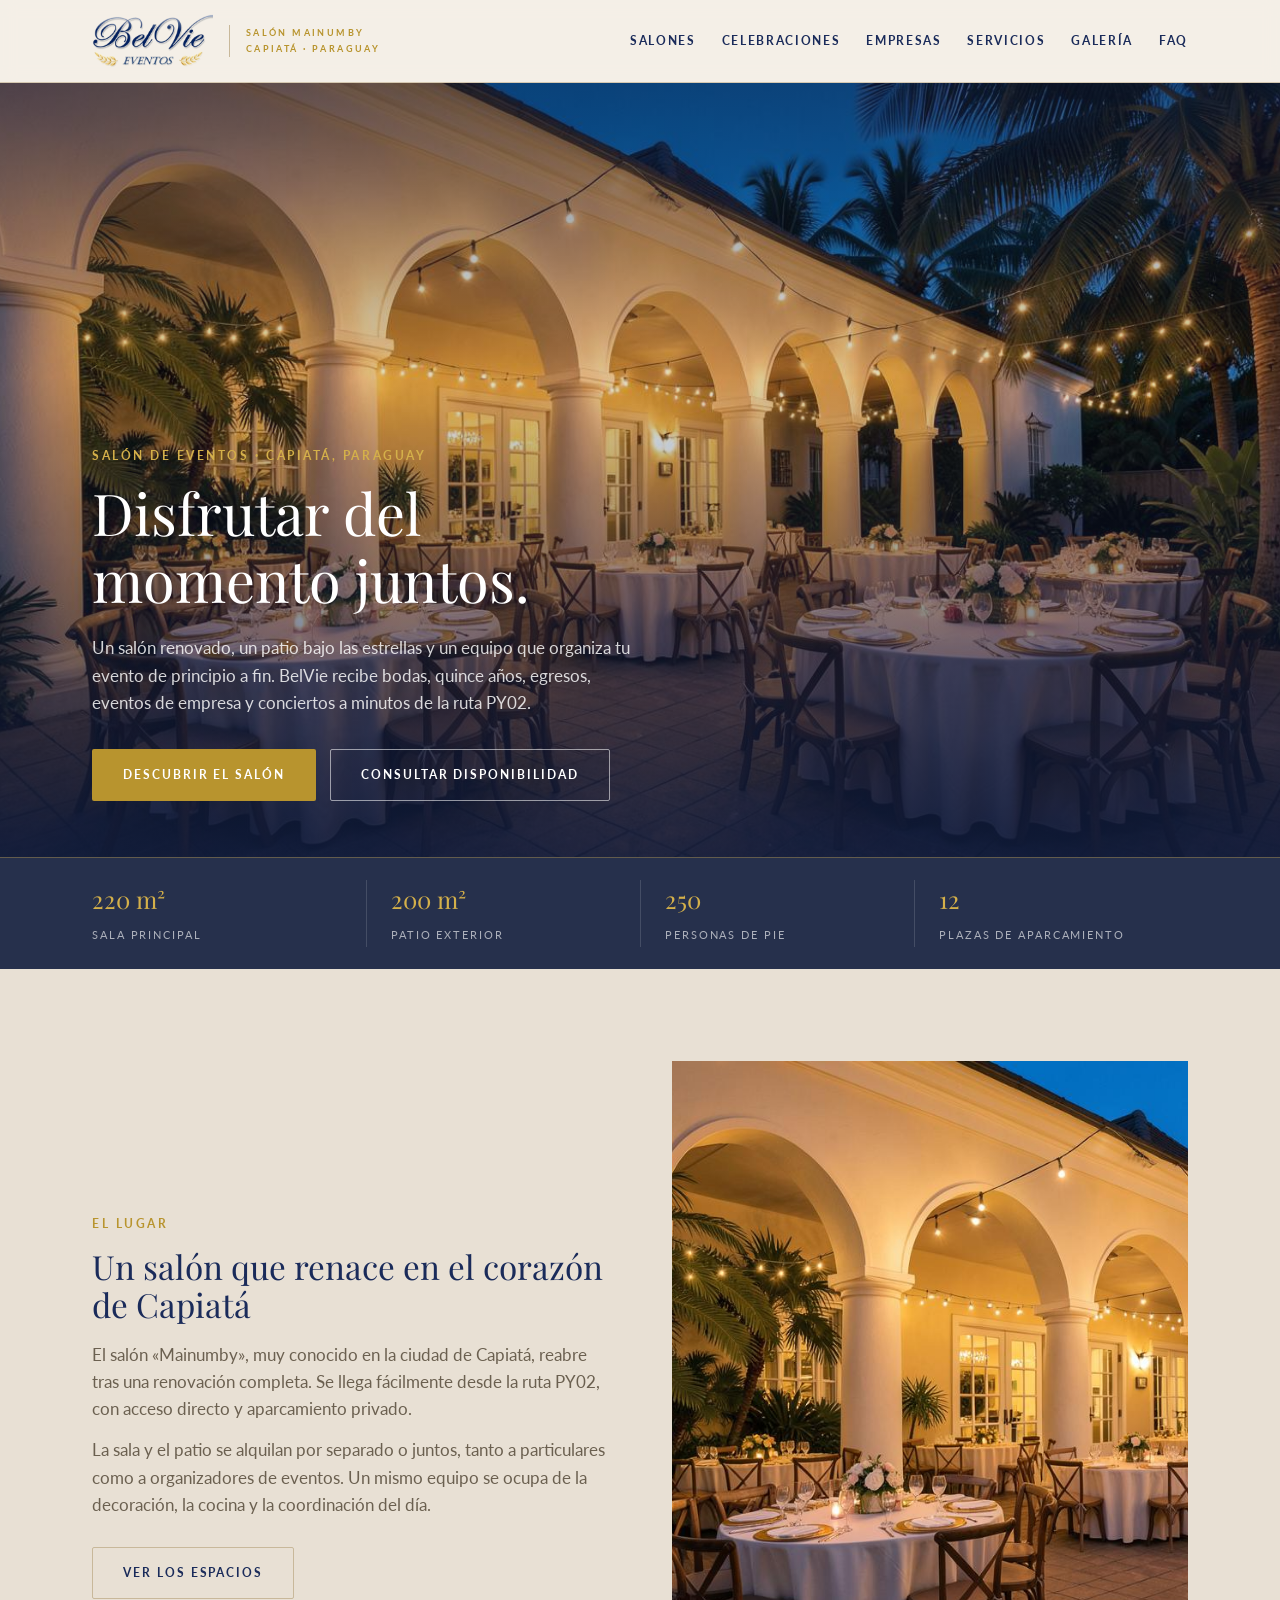
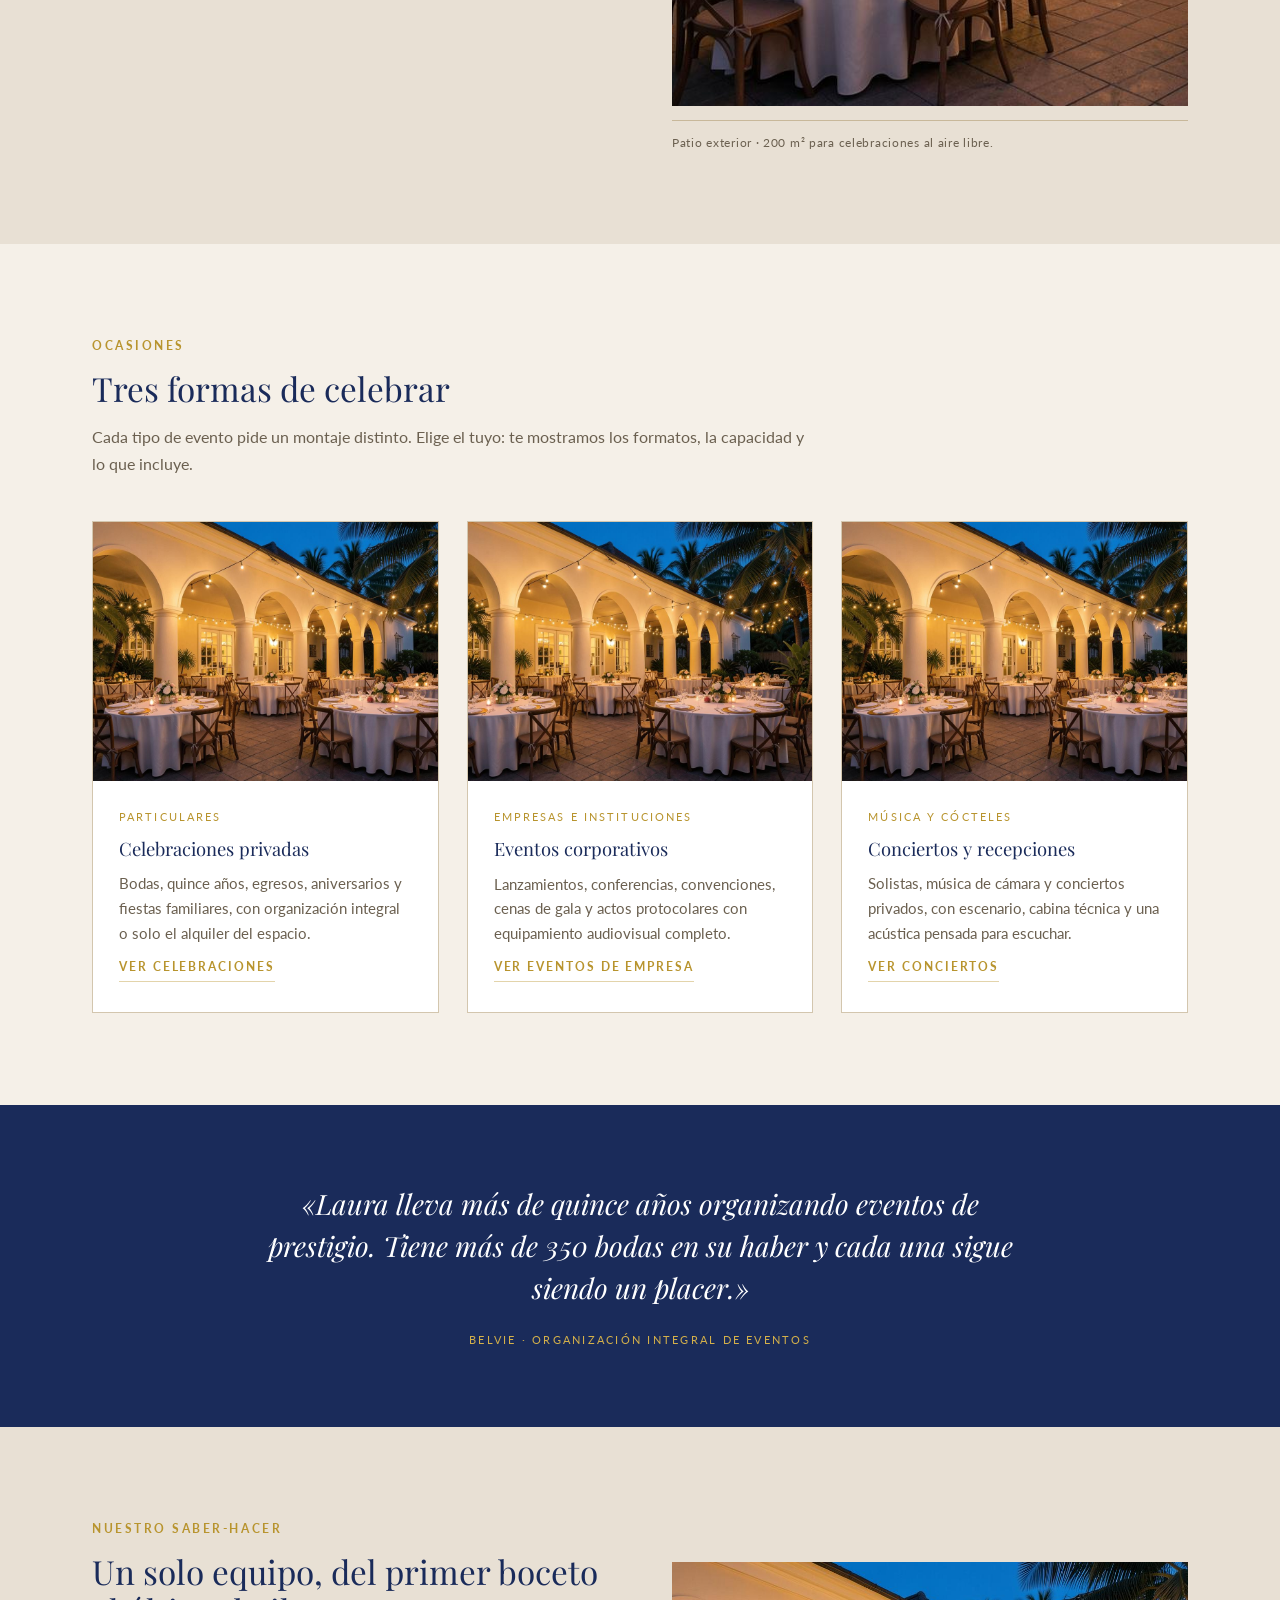
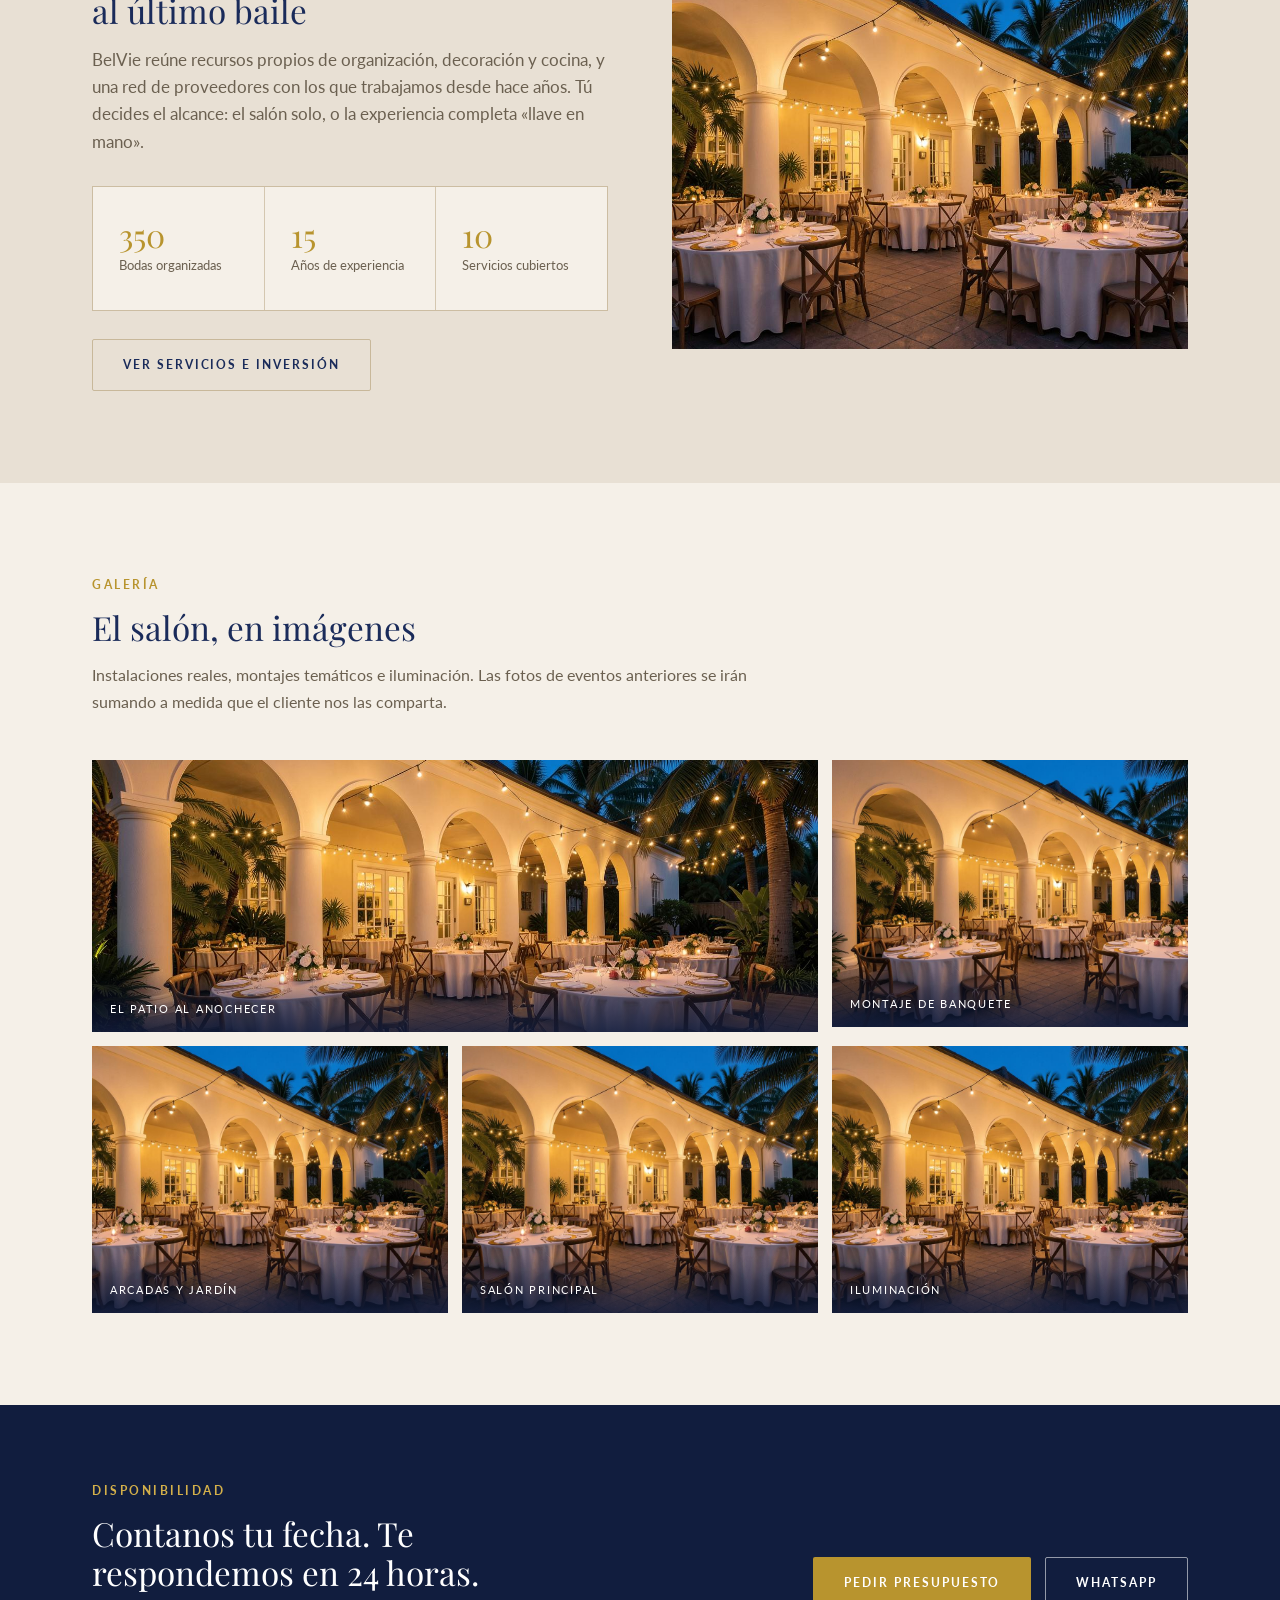
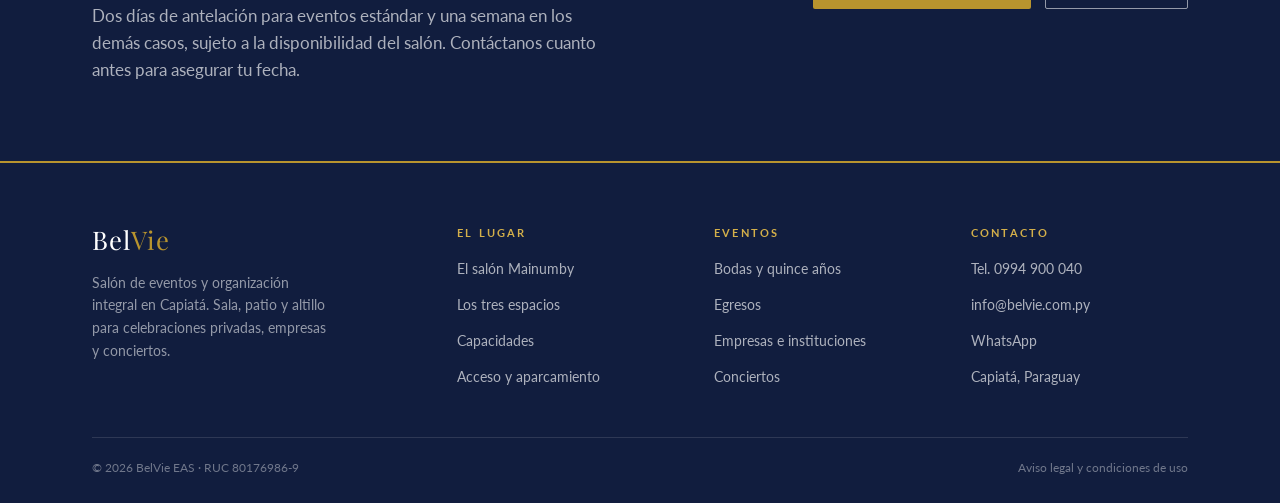
<file: index.html>
<!DOCTYPE html>
<html lang="es">
<head>
  <meta charset="UTF-8" />
  <meta name="viewport" content="width=device-width, initial-scale=1.0" />
  <title>BelVie · Salón de eventos ?· Capiatá</title>
  <meta name="description" content="BelVie, salón de eventos y organización integral en Capiatá. Sala de 220 m², patio de 200 m² y altillo privado para bodas, quince años, eventos corporativos y conciertos." />
  <link rel="preconnect" href="https://fonts.googleapis.com" />
  <link rel="preconnect" href="https://fonts.gstatic.com" crossorigin />
  <link href="https://fonts.googleapis.com/css2?family=Playfair+Display:ital,wght@0,400;0,500;1,400&family=Lato:wght@300;400;700&display=swap" rel="stylesheet" />
  <link rel="stylesheet" href="CSS/style.css" />
</head>
<body>

  <header class="site-header">
    <div class="header-inner">
      <a class="brand" href="index.html" aria-label="BelVie Eventos, salón ?en Capiatá">
        <img class="brand-logo" src="assets/img/logo-belvie.png" alt="BelVie Eventos" width="120" height="54" />
        <span class="brand-sub"><strong>Salón Mainumby</strong>Capiatá · Paraguay</span>
      </a>
      <button class="nav-toggle" aria-label="Abrir menú" aria-expanded="false">Menú</button>
      <nav class="nav">
        <a href="el-salon.html">Salones</a>
        <a href="celebraciones.html">Celebraciones</a>
        <a href="empresas.html">Empresas</a>
        <a href="servicios.html">Servicios</a>
        <a href="galeria.html">Galería</a>
        <a href="faq.html">FAQ</a>
      </nav>
    </div>
  </header>

  <section class="hero">
    <div class="hero__media">
      <img src="assets/img/mainumby.jpg" alt="Patio del salón ?de noche, mesas vestidas bajo las arcadas y guirnaldas de luces" />
    </div>
    <div class="hero__inner">
      <div class="container">
        <span class="eyebrow">Salón de eventos · Capiatá, Paraguay</span>
        <h1>Disfrutar del momento juntos.</h1>
        <p class="hero__lead">Un salón renovado, un patio bajo las estrellas y un equipo que organiza tu evento de principio a fin. BelVie recibe bodas, quince años, egresos, eventos de empresa y conciertos a minutos de la ruta PY02.</p>
        <div class="btn-row">
          <a class="btn btn--gold" href="el-salon.html">Descubrir el salón</a>
          <a class="btn btn--outline" href="contacto.html">Consultar disponibilidad</a>
        </div>
      </div>
    </div>
  </section>

  <div class="stats-strip">
    <div class="stats-strip__inner">
      <div class="stat">
        <span class="stat__num">220 m²</span>
        <span class="stat__label">Sala principal</span>
      </div>
      <div class="stat">
        <span class="stat__num">200 m²</span>
        <span class="stat__label">Patio exterior</span>
      </div>
      <div class="stat">
        <span class="stat__num">250</span>
        <span class="stat__label">Personas de pie</span>
      </div>
      <div class="stat">
        <span class="stat__num">12</span>
        <span class="stat__label">Plazas de aparcamiento</span>
      </div>
    </div>
  </div>

  <section class="section">
    <div class="container">
      <div class="split">
        <div>
          <span class="eyebrow">El lugar</span>
          <h2>Un salón que renace en el corazón de Capiatá</h2>
          <p>El salón «Mainumby», muy conocido en la ciudad de Capiatá, reabre tras una renovación completa. Se llega fácilmente desde la ruta PY02, con acceso directo y aparcamiento privado.</p>
          <p>La sala y el patio se alquilan por separado o juntos, tanto a particulares como a organizadores de eventos. Un mismo equipo se ocupa de la decoración, la cocina y la coordinación del día.</p>
          <div class="btn-row">
            <a class="btn btn--line" href="el-salon.html">Ver los espacios</a>
          </div>
        </div>
        <div class="split__media">
          <div class="crop-b" style="overflow:hidden">
            <img src="assets/img/mainumby.jpg" alt="Arcadas del patio iluminadas con guirnaldas" />
          </div>
          <p class="split__caption">Patio exterior · 200 m² para celebraciones al aire libre.</p>
        </div>
      </div>
    </div>
  </section>

  <section class="section section--alt">
    <div class="container">
      <div class="section-head">
        <span class="eyebrow">Ocasiones</span>
        <h2>Tres formas de celebrar</h2>
        <p>Cada tipo de evento pide un montaje distinto. Elige el tuyo: te mostramos los formatos, la capacidad y lo que incluye.</p>
      </div>

      <div class="grid grid--3">
        <article class="card">
          <div class="card__media crop-a"><img src="assets/img/mainumby.jpg" alt="Mesa de banquete vestida en el salón" /></div>
          <div class="card__body">
            <span class="card__kicker">Particulares</span>
            <h3>Celebraciones privadas</h3>
            <p>Bodas, quince años, egresos, aniversarios y fiestas familiares, con organización integral o solo el alquiler del espacio.</p>
            <a class="link-arrow" href="celebraciones.html">Ver celebraciones</a>
          </div>
        </article>

        <article class="card">
          <div class="card__media crop-c"><img src="assets/img/mainumby.jpg" alt="Salón preparado para una presentación" /></div>
          <div class="card__body">
            <span class="card__kicker">Empresas e instituciones</span>
            <h3>Eventos corporativos</h3>
            <p>Lanzamientos, conferencias, convenciones, cenas de gala y actos protocolares con equipamiento audiovisual completo.</p>
            <a class="link-arrow" href="empresas.html">Ver eventos de empresa</a>
          </div>
        </article>

        <article class="card">
          <div class="card__media crop-d"><img src="assets/img/mainumby.jpg" alt="Patio del salón iluminado para un concierto" /></div>
          <div class="card__body">
            <span class="card__kicker">Música y cócteles</span>
            <h3>Conciertos y recepciones</h3>
            <p>Solistas, música de cámara y conciertos privados, con escenario, cabina técnica y una acústica pensada para escuchar.</p>
            <a class="link-arrow" href="empresas.html#conciertos">Ver conciertos</a>
          </div>
        </article>
      </div>
    </div>
  </section>

  <section class="quote-band">
    <div class="container">
      <blockquote>«Laura lleva más de quince años organizando eventos de prestigio. Tiene más de 350 bodas en su haber y cada una sigue siendo un placer.»</blockquote>
      <cite>BelVie · Organización integral de eventos</cite>
    </div>
  </section>

  <section class="section">
    <div class="container">
      <div class="split split--reverse">
        <div class="split__media split__media--wide crop-e">
          <img src="assets/img/mainumby.jpg" alt="Salón ?al anochecer" />
        </div>
        <div>
          <span class="eyebrow">Nuestro saber-hacer</span>
          <h2>Un solo equipo, del primer boceto al último baile</h2>
          <p>BelVie reúne recursos propios de organización, decoración y cocina, y una red de proveedores con los que trabajamos desde hace años. Tú decides el alcance: el salón solo, o la experiencia completa «llave en mano».</p>
          <div class="figures" style="margin-top:30px">
            <div class="figure">
              <span class="figure__num">350</span>
              <span class="figure__label">Bodas organizadas</span>
            </div>
            <div class="figure">
              <span class="figure__num">15</span>
              <span class="figure__label">Años de experiencia</span>
            </div>
            <div class="figure">
              <span class="figure__num">10</span>
              <span class="figure__label">Servicios cubiertos</span>
            </div>
          </div>
          <div class="btn-row">
            <a class="btn btn--line" href="servicios.html">Ver servicios e inversión</a>
          </div>
        </div>
      </div>
    </div>
  </section>

  <section class="section section--alt">
    <div class="container">
      <div class="section-head">
        <span class="eyebrow">Galería</span>
        <h2>El salón, en imágenes</h2>
        <p>Instalaciones reales, montajes temáticos e iluminación. Las fotos de eventos anteriores se irán sumando a medida que el cliente nos las comparta.</p>
      </div>
      <div class="gallery-grid">
        <a class="gallery-item gallery-item--wide crop-a" href="galeria.html">
          <img src="assets/img/mainumby.jpg" alt="Vista general del patio del salón" />
          <span class="gallery-item__label">El patio al anochecer</span>
        </a>
        <a class="gallery-item crop-b" href="galeria.html">
          <img src="assets/img/mainumby.jpg" alt="Detalle de las mesas y la decoración" />
          <span class="gallery-item__label">Montaje de banquete</span>
        </a>
        <a class="gallery-item crop-c" href="galeria.html">
          <img src="assets/img/mainumby.jpg" alt="Arcadas y vegetación del patio" />
          <span class="gallery-item__label">Arcadas y jardín</span>
        </a>
        <a class="gallery-item crop-d" href="galeria.html">
          <img src="assets/img/mainumby.jpg" alt="Mesas vistas en perspectiva" />
          <span class="gallery-item__label">Salón principal</span>
        </a>
        <a class="gallery-item crop-e" href="galeria.html">
          <img src="assets/img/mainumby.jpg" alt="Iluminación exterior" />
          <span class="gallery-item__label">Iluminación</span>
        </a>
      </div>
    </div>
  </section>

  <section class="cta-band">
    <div class="container">
      <div>
        <span class="eyebrow eyebrow--light">Disponibilidad</span>
        <h2>Contanos tu fecha. Te respondemos en 24 horas.</h2>
        <p>Dos días de antelación para eventos estándar y una semana en los demás casos, sujeto a la disponibilidad del salón. Contáctanos cuanto antes para asegurar tu fecha.</p>
      </div>
      <div class="btn-row">
        <a class="btn btn--gold" href="contacto.html">Pedir presupuesto</a>
        <a class="btn btn--outline" href="https://wa.me/595994900040?text=Hola%20BelVie%2C%20quisiera%20consultar%20disponibilidad" target="_blank" rel="noopener">WhatsApp</a>
      </div>
    </div>
  </section>

  <footer class="site-footer">
    <div class="container">
      <div class="footer-grid">
        <div>
          <span class="brand-mark">Bel<span>Vie</span></span>
          <p class="footer-tag">Salón de eventos y organización integral en Capiatá. Sala, patio y altillo para celebraciones privadas, empresas y conciertos.</p>
        </div>
        <div class="footer-col">
          <h4>El lugar</h4>
          <ul>
            <li><a href="el-salon.html">El salón Mainumby</a></li>
            <li><a href="el-salon.html#espacios">Los tres espacios</a></li>
            <li><a href="el-salon.html#capacidades">Capacidades</a></li>
            <li><a href="el-salon.html#acceso">Acceso y aparcamiento</a></li>
          </ul>
        </div>
        <div class="footer-col">
          <h4>Eventos</h4>
          <ul>
            <li><a href="celebraciones.html">Bodas y quince años</a></li>
            <li><a href="celebraciones.html#egresos">Egresos</a></li>
            <li><a href="empresas.html">Empresas e instituciones</a></li>
            <li><a href="empresas.html#conciertos">Conciertos</a></li>
          </ul>
        </div>
        <div class="footer-col">
          <h4>Contacto</h4>
          <ul>
            <li><a href="tel:+595994900040">Tel. 0994 900 040</a></li>
            <li><a href="mailto:info@belvie.com.py">info@belvie.com.py</a></li>
            <li><a href="https://wa.me/595994900040" target="_blank" rel="noopener">WhatsApp</a></li>
            <li><span>Capiatá, Paraguay</span></li>
          </ul>
        </div>
      </div>
      <div class="footer-bottom">
        <span>© 2026 BelVie EAS · RUC 80176986-9</span>
        <span><a href="aviso-legal.html">Aviso legal y condiciones de uso</a></span>
      </div>
    </div>
  </footer>

  <div class="mobile-bar">
    <a class="bar-call" href="tel:+595994900040">Llamar</a>
    <a class="bar-wa" href="https://wa.me/595994900040" target="_blank" rel="noopener">WhatsApp</a>
  </div>

  <script src="JS/main.js"></script>
</body>
</html>
</file>
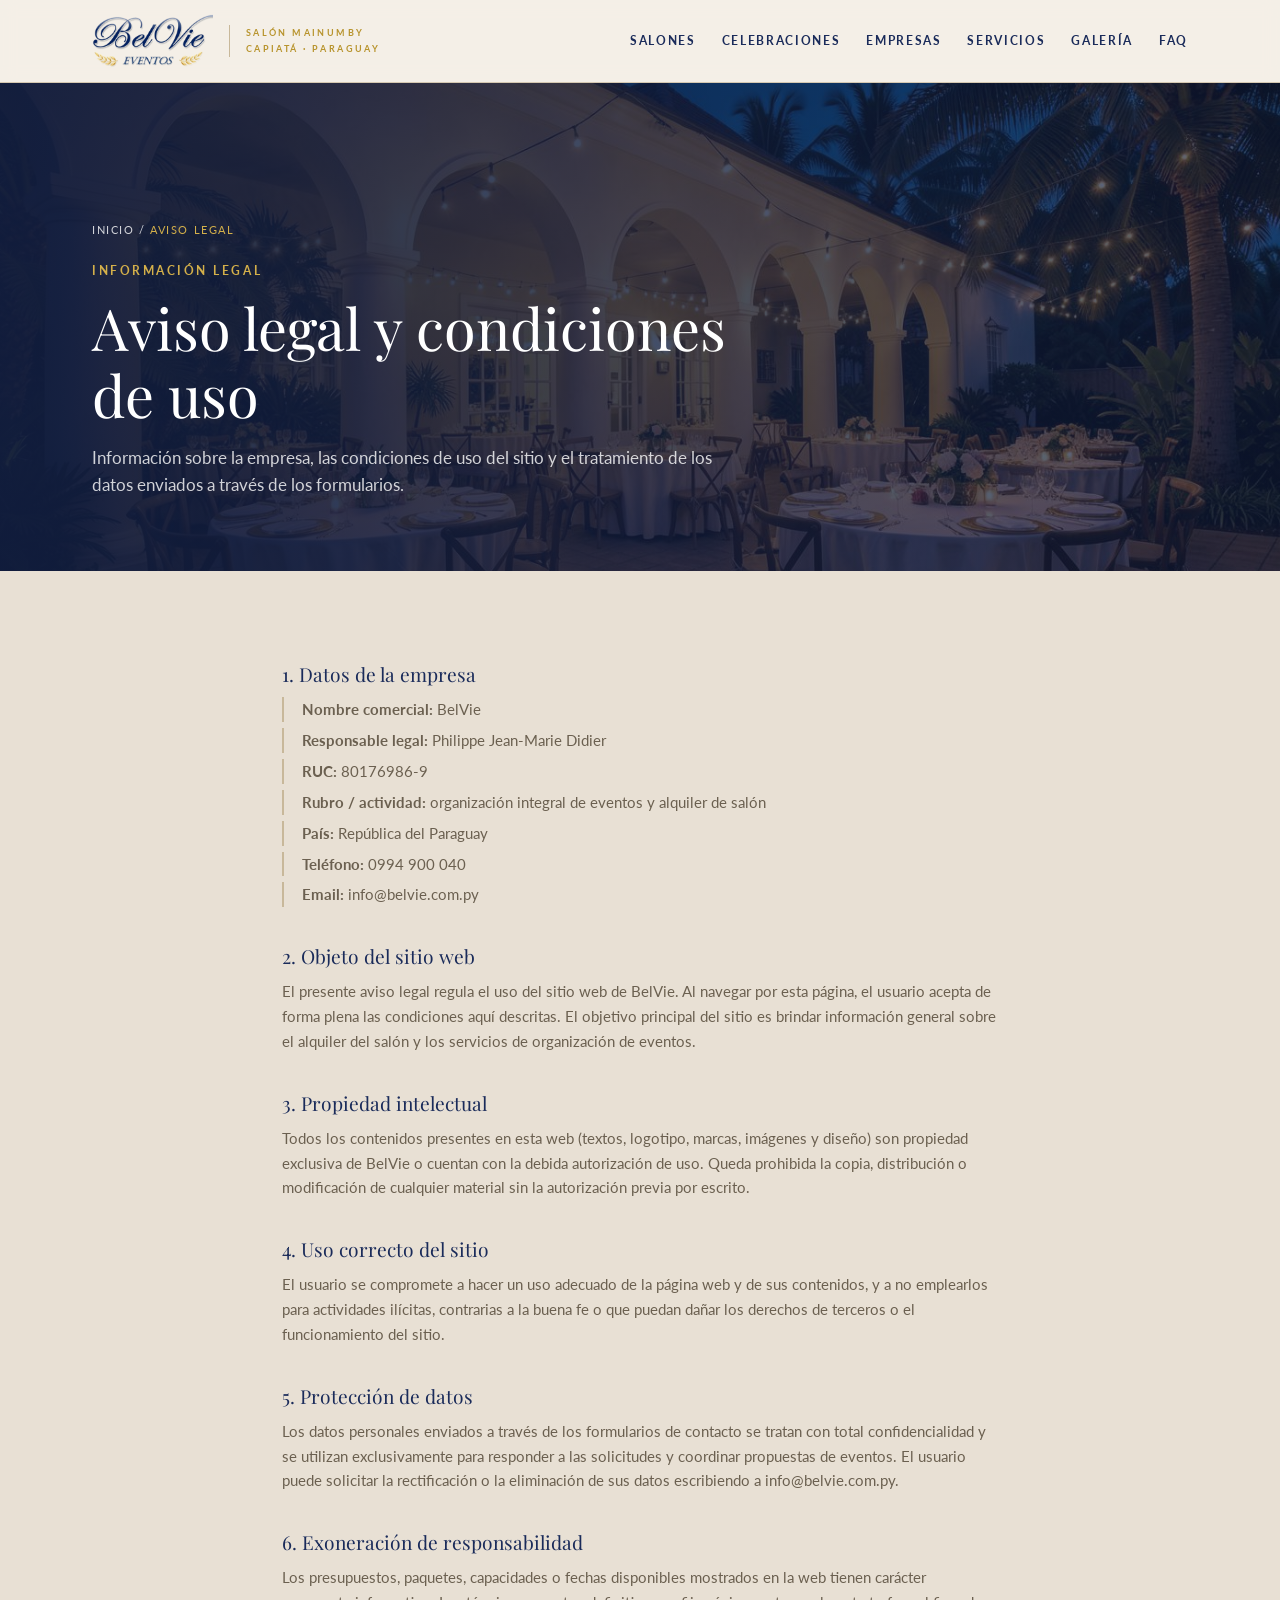
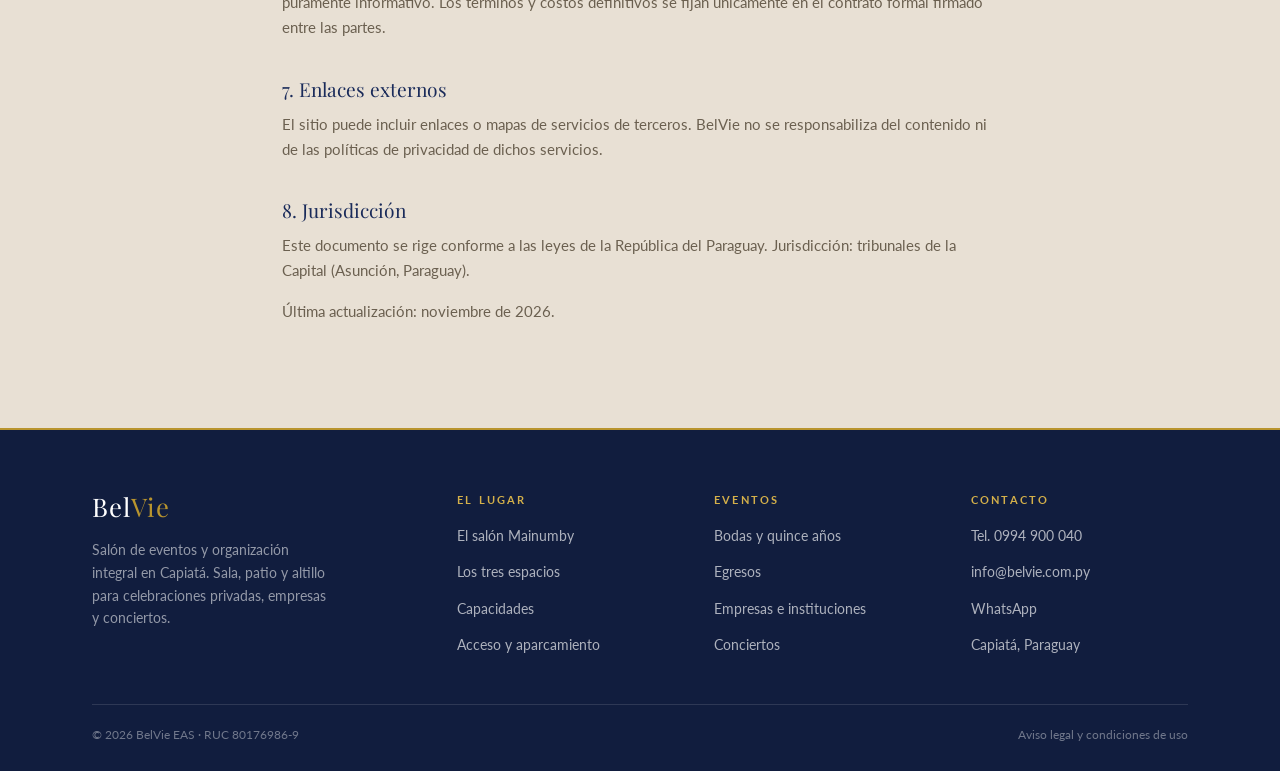
<file: aviso-legal.html>
<!DOCTYPE html>
<html lang="es">
<head>
  <meta charset="UTF-8" />
  <meta name="viewport" content="width=device-width, initial-scale=1.0" />
  <title>Aviso legal y condiciones de uso · BelVie</title>
  <meta name="description" content="Aviso legal y condiciones de uso del sitio web de BelVie EAS, salón de eventos en Capiatá, Paraguay." />
  <meta name="robots" content="noindex" />
  <link rel="preconnect" href="https://fonts.googleapis.com" />
  <link rel="preconnect" href="https://fonts.gstatic.com" crossorigin />
  <link href="https://fonts.googleapis.com/css2?family=Playfair+Display:ital,wght@0,400;0,500;1,400&family=Lato:wght@300;400;700&display=swap" rel="stylesheet" />
  <link rel="stylesheet" href="CSS/style.css" />
</head>
<body>

  <header class="site-header">
    <div class="header-inner">
      <a class="brand" href="index.html" aria-label="BelVie Eventos, salón ?en Capiatá">
        <img class="brand-logo" src="assets/img/logo-belvie.png" alt="BelVie Eventos" width="120" height="54" />
        <span class="brand-sub"><strong>Salón Mainumby</strong>Capiatá · Paraguay</span>
      </a>
      <button class="nav-toggle" aria-label="Abrir menú" aria-expanded="false">Menú</button>
      <nav class="nav">
        <a href="el-salon.html">Salones</a>
        <a href="celebraciones.html">Celebraciones</a>
        <a href="empresas.html">Empresas</a>
        <a href="servicios.html">Servicios</a>
        <a href="galeria.html">Galería</a>
        <a href="faq.html">FAQ</a>
      </nav>
    </div>
  </header>

  <section class="page-hero">
    <div class="page-hero__media crop-e"><img src="assets/img/mainumby.jpg" alt="" /></div>
    <div class="container">
      <p class="crumbs"><a href="index.html">Inicio</a> / <span>Aviso legal</span></p>
      <span class="eyebrow eyebrow--light">Información legal</span>
      <h1>Aviso legal y condiciones de uso</h1>
      <p>Información sobre la empresa, las condiciones de uso del sitio y el tratamiento de los datos enviados a través de los formularios.</p>
    </div>
  </section>

  <section class="section">
    <div class="container narrow legal-body">
      <h2>1. Datos de la empresa</h2>
      <ul>
        <li><strong>Nombre comercial:</strong> BelVie</li>
        <li><strong>Responsable legal:</strong> Philippe Jean-Marie Didier</li>
        <li><strong>RUC:</strong> 80176986-9</li>
        <li><strong>Rubro / actividad:</strong> organización integral de eventos y alquiler de salón</li>
        <li><strong>País:</strong> República del Paraguay</li>
        <li><strong>Teléfono:</strong> 0994 900 040</li>
        <li><strong>Email:</strong> info@belvie.com.py</li>
      </ul>

      <h2>2. Objeto del sitio web</h2>
      <p>El presente aviso legal regula el uso del sitio web de BelVie. Al navegar por esta página, el usuario acepta de forma plena las condiciones aquí descritas. El objetivo principal del sitio es brindar información general sobre el alquiler del salón y los servicios de organización de eventos.</p>

      <h2>3. Propiedad intelectual</h2>
      <p>Todos los contenidos presentes en esta web (textos, logotipo, marcas, imágenes y diseño) son propiedad exclusiva de BelVie o cuentan con la debida autorización de uso. Queda prohibida la copia, distribución o modificación de cualquier material sin la autorización previa por escrito.</p>

      <h2>4. Uso correcto del sitio</h2>
      <p>El usuario se compromete a hacer un uso adecuado de la página web y de sus contenidos, y a no emplearlos para actividades ilícitas, contrarias a la buena fe o que puedan dañar los derechos de terceros o el funcionamiento del sitio.</p>

      <h2>5. Protección de datos</h2>
      <p>Los datos personales enviados a través de los formularios de contacto se tratan con total confidencialidad y se utilizan exclusivamente para responder a las solicitudes y coordinar propuestas de eventos. El usuario puede solicitar la rectificación o la eliminación de sus datos escribiendo a info@belvie.com.py.</p>

      <h2>6. Exoneración de responsabilidad</h2>
      <p>Los presupuestos, paquetes, capacidades o fechas disponibles mostrados en la web tienen carácter puramente informativo. Los términos y costos definitivos se fijan únicamente en el contrato formal firmado entre las partes.</p>

      <h2>7. Enlaces externos</h2>
      <p>El sitio puede incluir enlaces o mapas de servicios de terceros. BelVie no se responsabiliza del contenido ni de las políticas de privacidad de dichos servicios.</p>

      <h2>8. Jurisdicción</h2>
      <p>Este documento se rige conforme a las leyes de la República del Paraguay. Jurisdicción: tribunales de la Capital (Asunción, Paraguay).</p>

      <p class="price-note">Última actualización: noviembre de 2026.</p>
    </div>
  </section>

  <footer class="site-footer">
    <div class="container">
      <div class="footer-grid">
        <div>
          <span class="brand-mark">Bel<span>Vie</span></span>
          <p class="footer-tag">Salón de eventos y organización integral en Capiatá. Sala, patio y altillo para celebraciones privadas, empresas y conciertos.</p>
        </div>
        <div class="footer-col">
          <h4>El lugar</h4>
          <ul>
            <li><a href="el-salon.html">El salón Mainumby</a></li>
            <li><a href="el-salon.html#espacios">Los tres espacios</a></li>
            <li><a href="el-salon.html#capacidades">Capacidades</a></li>
            <li><a href="el-salon.html#acceso">Acceso y aparcamiento</a></li>
          </ul>
        </div>
        <div class="footer-col">
          <h4>Eventos</h4>
          <ul>
            <li><a href="celebraciones.html">Bodas y quince años</a></li>
            <li><a href="celebraciones.html#egresos">Egresos</a></li>
            <li><a href="empresas.html">Empresas e instituciones</a></li>
            <li><a href="empresas.html#conciertos">Conciertos</a></li>
          </ul>
        </div>
        <div class="footer-col">
          <h4>Contacto</h4>
          <ul>
            <li><a href="tel:+595994900040">Tel. 0994 900 040</a></li>
            <li><a href="mailto:info@belvie.com.py">info@belvie.com.py</a></li>
            <li><a href="https://wa.me/595994900040" target="_blank" rel="noopener">WhatsApp</a></li>
            <li><span>Capiatá, Paraguay</span></li>
          </ul>
        </div>
      </div>
      <div class="footer-bottom">
        <span>© 2026 BelVie EAS · RUC 80176986-9</span>
        <span><a href="aviso-legal.html">Aviso legal y condiciones de uso</a></span>
      </div>
    </div>
  </footer>

  <div class="mobile-bar">
    <a class="bar-call" href="tel:+595994900040">Llamar</a>
    <a class="bar-wa" href="https://wa.me/595994900040" target="_blank" rel="noopener">WhatsApp</a>
  </div>

  <script src="JS/main.js"></script>
</body>
</html>
</file>
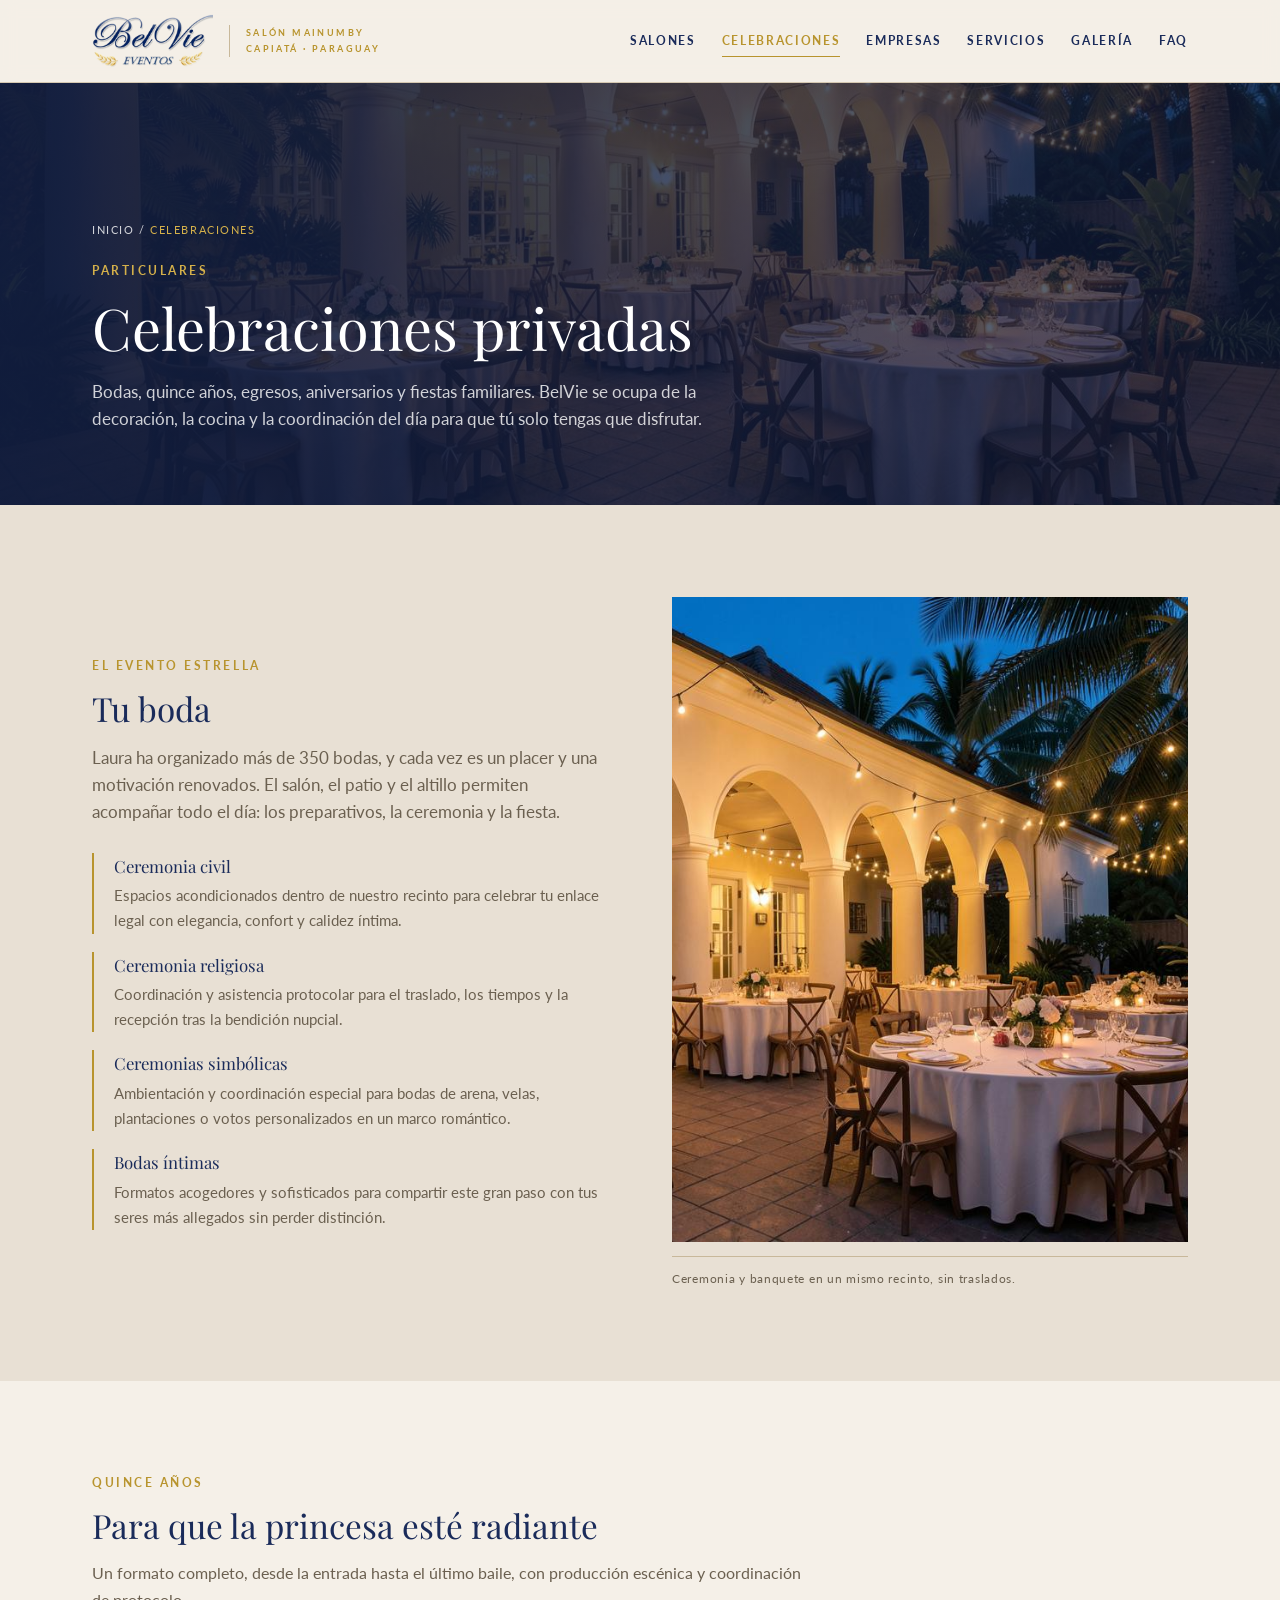
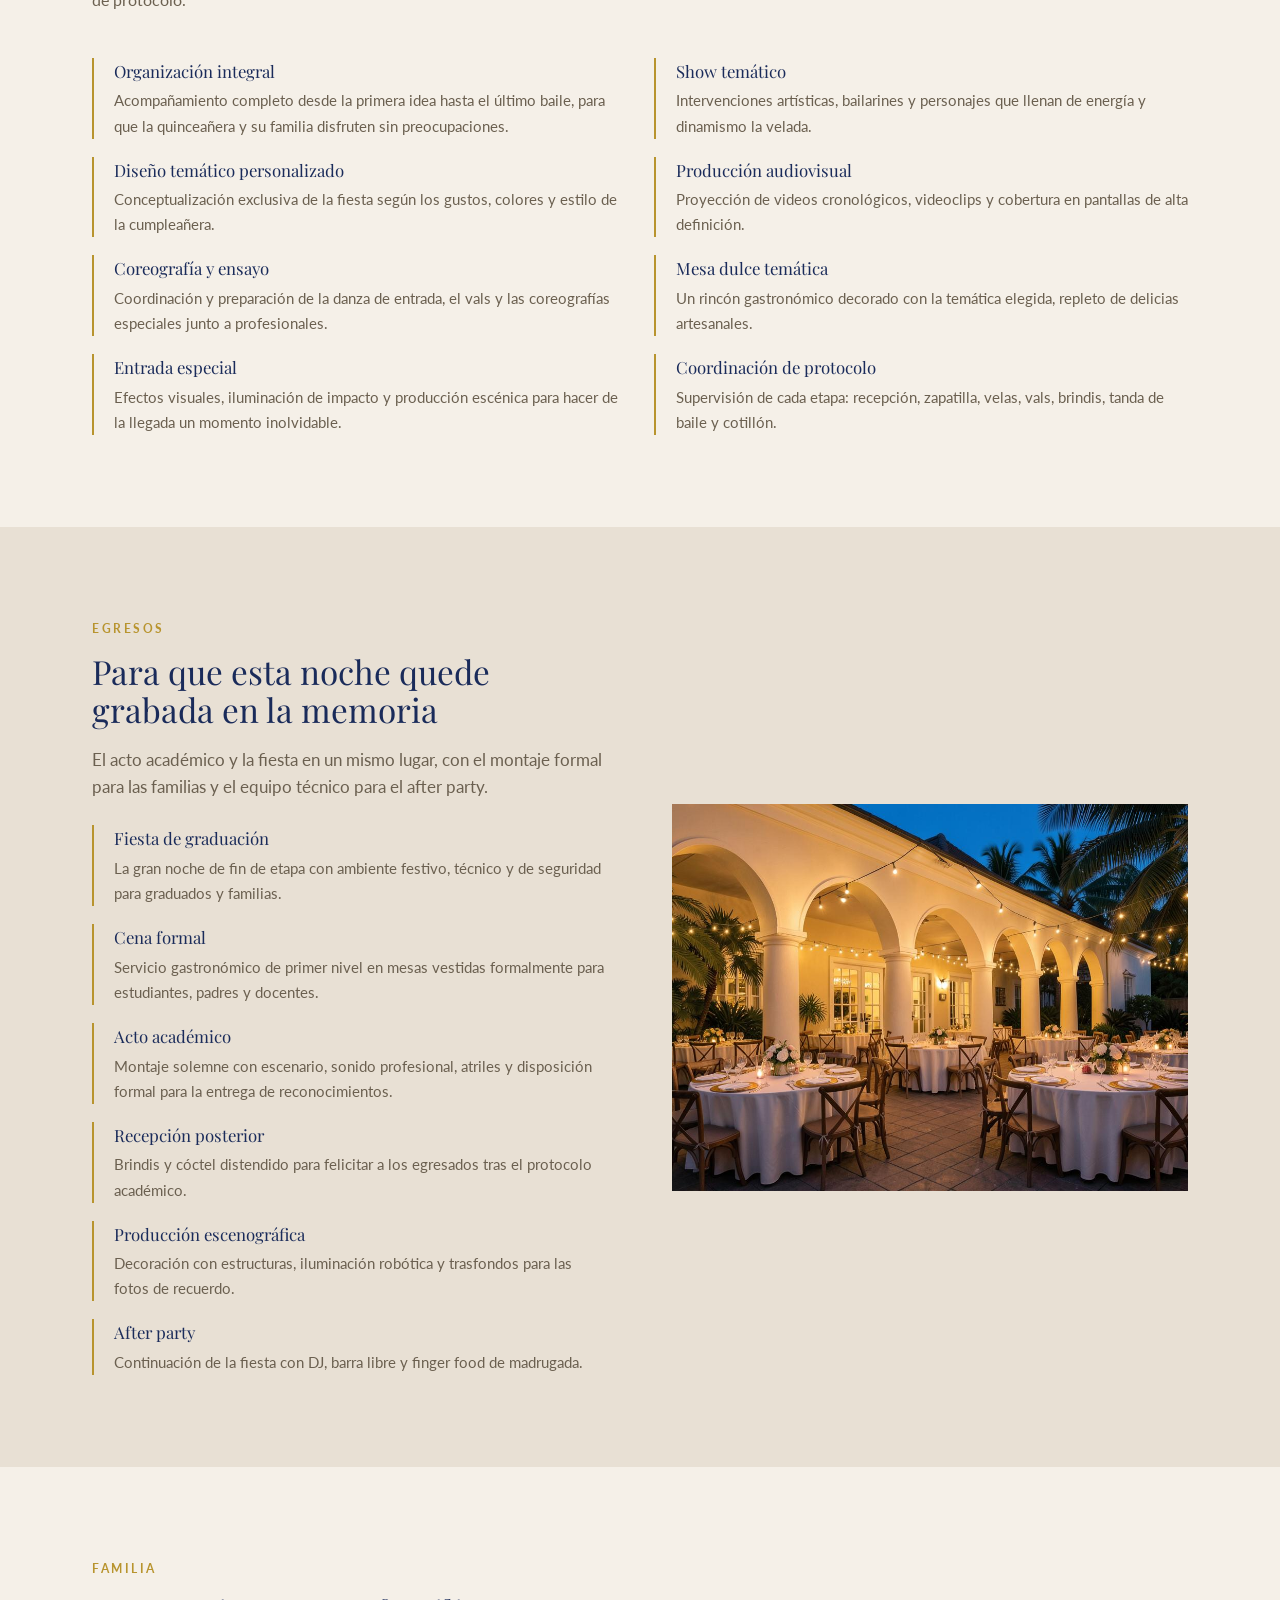
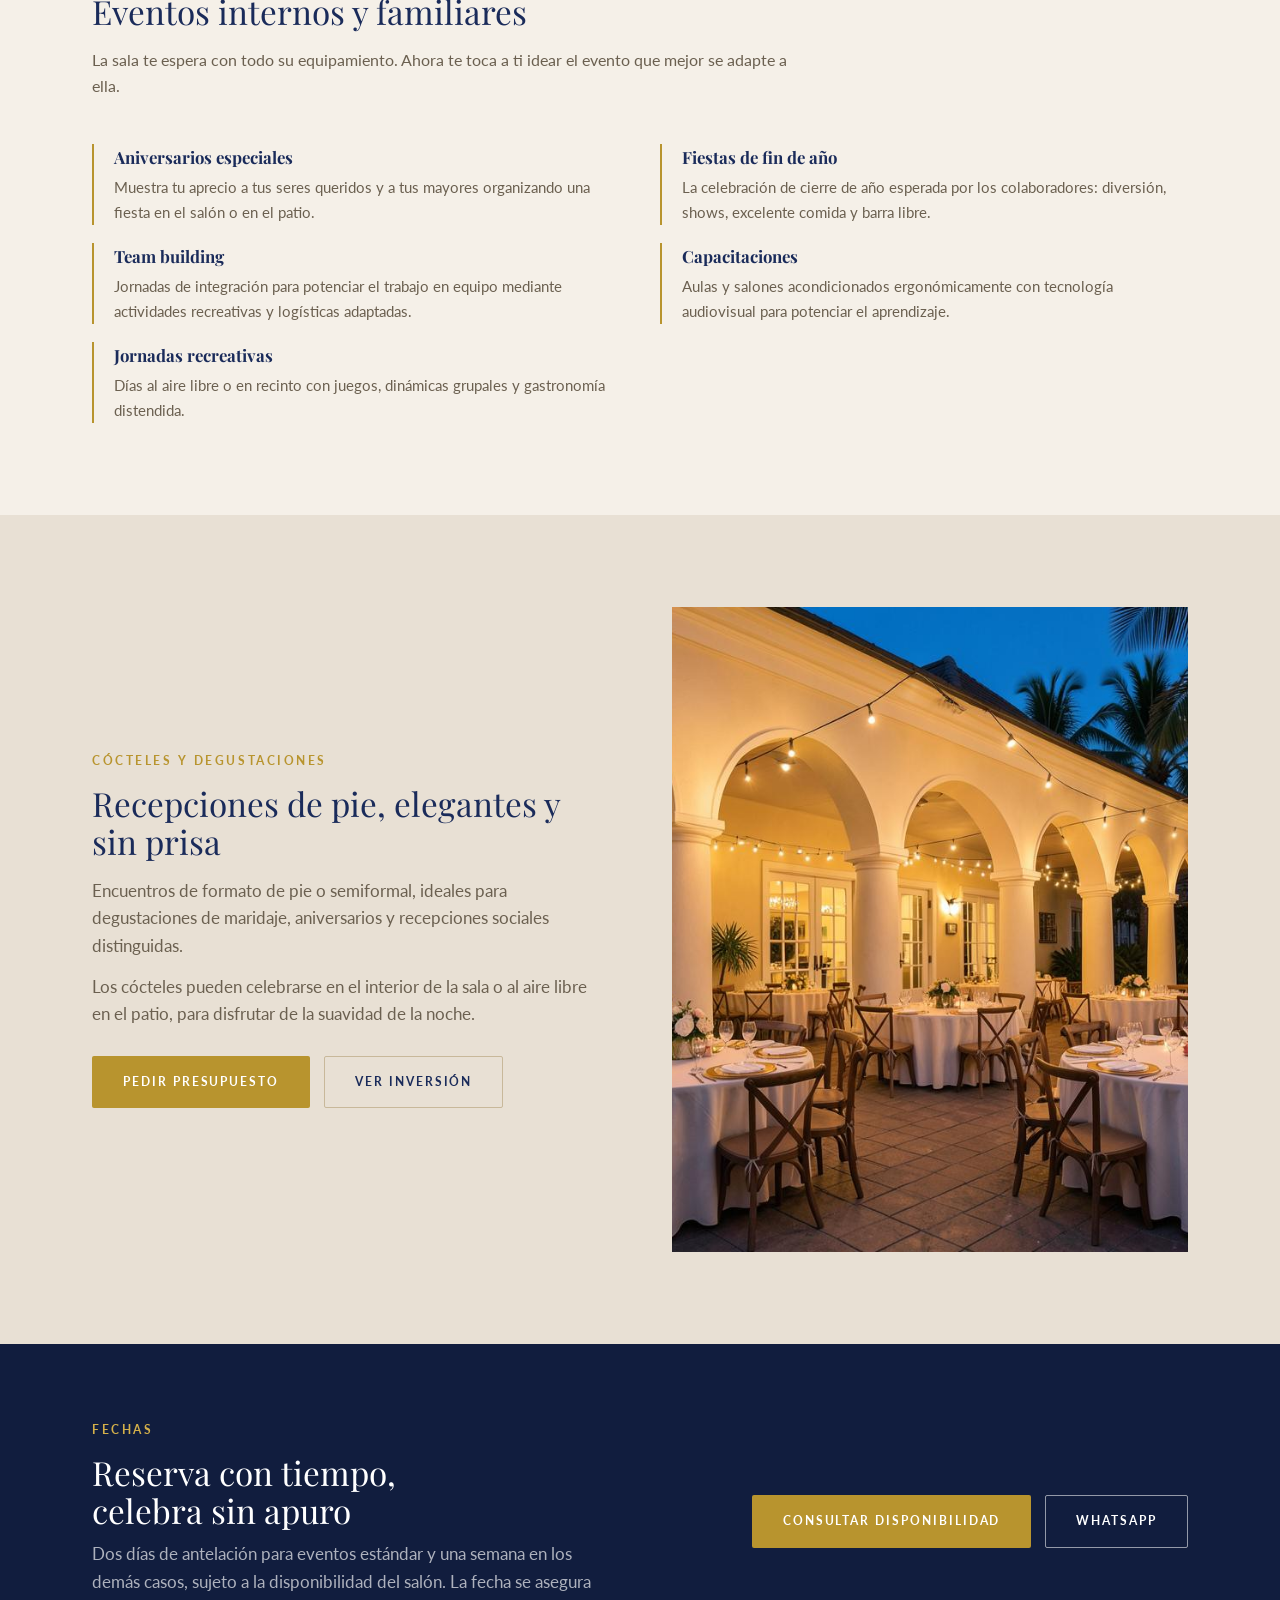
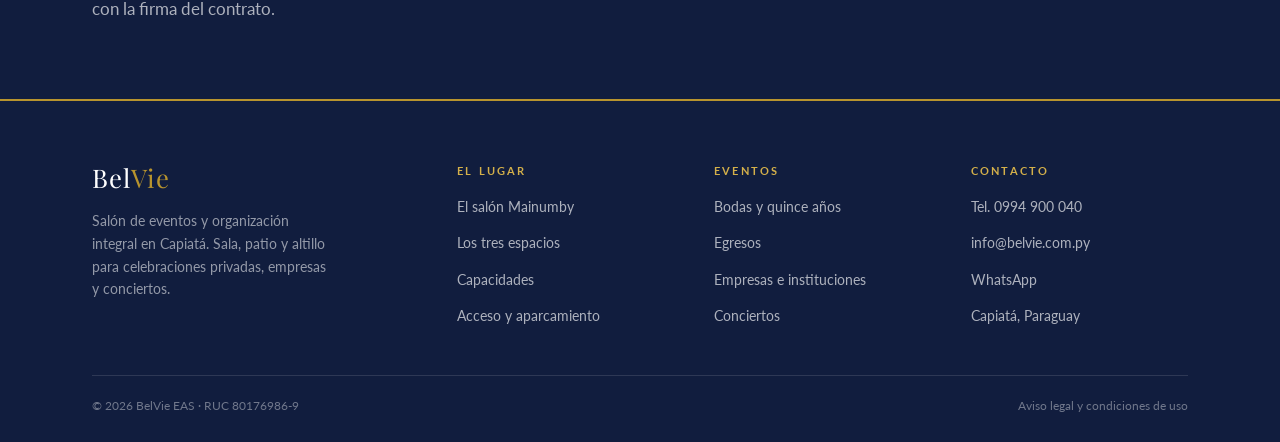
<file: celebraciones.html>
<!DOCTYPE html>
<html lang="es">
<head>
  <meta charset="UTF-8" />
  <meta name="viewport" content="width=device-width, initial-scale=1.0" />
  <title>Celebraciones privadas · Bodas, quince años y egresos · BelVie</title>
  <meta name="description" content="Bodas, quince años, egresos, aniversarios y fiestas familiares en el salón ?de Capiatá, con organización integral o alquiler del espacio." />
  <link rel="preconnect" href="https://fonts.googleapis.com" />
  <link rel="preconnect" href="https://fonts.gstatic.com" crossorigin />
  <link href="https://fonts.googleapis.com/css2?family=Playfair+Display:ital,wght@0,400;0,500;1,400&family=Lato:wght@300;400;700&display=swap" rel="stylesheet" />
  <link rel="stylesheet" href="CSS/style.css" />
</head>
<body>

  <header class="site-header">
    <div class="header-inner">
      <a class="brand" href="index.html" aria-label="BelVie Eventos, salón ?en Capiatá">
        <img class="brand-logo" src="assets/img/logo-belvie.png" alt="BelVie Eventos" width="120" height="54" />
        <span class="brand-sub"><strong>Salón Mainumby</strong>Capiatá · Paraguay</span>
      </a>
      <button class="nav-toggle" aria-label="Abrir menú" aria-expanded="false">Menú</button>
      <nav class="nav">
        <a href="el-salon.html">Salones</a>
        <a href="celebraciones.html">Celebraciones</a>
        <a href="empresas.html">Empresas</a>
        <a href="servicios.html">Servicios</a>
        <a href="galeria.html">Galería</a>
        <a href="faq.html">FAQ</a>
        
      </nav>
    </div>
  </header>

  <section class="page-hero">
    <div class="page-hero__media crop-d"><img src="assets/img/mainumby.jpg" alt="Patio del salón preparado para una celebración" /></div>
    <div class="container">
      <p class="crumbs"><a href="index.html">Inicio</a> / <span>Celebraciones</span></p>
      <span class="eyebrow eyebrow--light">Particulares</span>
      <h1>Celebraciones privadas</h1>
      <p>Bodas, quince años, egresos, aniversarios y fiestas familiares. BelVie se ocupa de la decoración, la cocina y la coordinación del día para que tú solo tengas que disfrutar.</p>
    </div>
  </section>

  <section class="section" id="bodas">
    <div class="container">
      <div class="split">
        <div>
          <span class="eyebrow">El evento estrella</span>
          <h2>Tu boda</h2>
          <p>Laura ha organizado más de 350 bodas, y cada vez es un placer y una motivación renovados. El salón, el patio y el altillo permiten acompañar todo el día: los preparativos, la ceremonia y la fiesta.</p>
          <ul class="list-rule" style="margin-top:26px">
            <li><strong>Ceremonia civil</strong>Espacios acondicionados dentro de nuestro recinto para celebrar tu enlace legal con elegancia, confort y calidez íntima.</li>
            <li><strong>Ceremonia religiosa</strong>Coordinación y asistencia protocolar para el traslado, los tiempos y la recepción tras la bendición nupcial.</li>
            <li><strong>Ceremonias simbólicas</strong>Ambientación y coordinación especial para bodas de arena, velas, plantaciones o votos personalizados en un marco romántico.</li>
            <li><strong>Bodas íntimas</strong>Formatos acogedores y sofisticados para compartir este gran paso con tus seres más allegados sin perder distinción.</li>
          </ul>
        </div>
        <div class="split__media">
          <div style="overflow:hidden" class="crop-c">
            <img src="assets/img/mainumby.jpg" alt="Mesa de boda en el patio" style="aspect-ratio:4/5;object-fit:cover;width:100%" />
          </div>
          <p class="split__caption">Ceremonia y banquete en un mismo recinto, sin traslados.</p>
        </div>
      </div>
    </div>
  </section>

  <section class="section section--alt" id="quince">
    <div class="container">
      <div class="section-head">
        <span class="eyebrow">Quince años</span>
        <h2>Para que la princesa esté radiante</h2>
        <p>Un formato completo, desde la entrada hasta el último baile, con producción escénica y coordinación de protocolo.</p>
      </div>
      <div class="grid grid--2">
        <ul class="list-rule">
          <li><strong>Organización integral</strong>Acompañamiento completo desde la primera idea hasta el último baile, para que la quinceañera y su familia disfruten sin preocupaciones.</li>
          <li><strong>Diseño temático personalizado</strong>Conceptualización exclusiva de la fiesta según los gustos, colores y estilo de la cumpleañera.</li>
          <li><strong>Coreografía y ensayo</strong>Coordinación y preparación de la danza de entrada, el vals y las coreografías especiales junto a profesionales.</li>
          <li><strong>Entrada especial</strong>Efectos visuales, iluminación de impacto y producción escénica para hacer de la llegada un momento inolvidable.</li>
        </ul>
        <ul class="list-rule">
          <li><strong>Show temático</strong>Intervenciones artísticas, bailarines y personajes que llenan de energía y dinamismo la velada.</li>
          <li><strong>Producción audiovisual</strong>Proyección de videos cronológicos, videoclips y cobertura en pantallas de alta definición.</li>
          <li><strong>Mesa dulce temática</strong>Un rincón gastronómico decorado con la temática elegida, repleto de delicias artesanales.</li>
          <li><strong>Coordinación de protocolo</strong>Supervisión de cada etapa: recepción, zapatilla, velas, vals, brindis, tanda de baile y cotillón.</li>
        </ul>
      </div>
    </div>
  </section>

  <section class="section" id="egresos">
    <div class="container">
      <div class="split split--reverse">
        <div class="split__media split__media--wide crop-a">
          <img src="assets/img/mainumby.jpg" alt="Salón montado para una cena de egresados" />
        </div>
        <div>
          <span class="eyebrow">Egresos</span>
          <h2>Para que esta noche quede grabada en la memoria</h2>
          <p>El acto académico y la fiesta en un mismo lugar, con el montaje formal para las familias y el equipo técnico para el after party.</p>
          <ul class="list-rule" style="margin-top:24px">
            <li><strong>Fiesta de graduación</strong>La gran noche de fin de etapa con ambiente festivo, técnico y de seguridad para graduados y familias.</li>
            <li><strong>Cena formal</strong>Servicio gastronómico de primer nivel en mesas vestidas formalmente para estudiantes, padres y docentes.</li>
            <li><strong>Acto académico</strong>Montaje solemne con escenario, sonido profesional, atriles y disposición formal para la entrega de reconocimientos.</li>
            <li><strong>Recepción posterior</strong>Brindis y cóctel distendido para felicitar a los egresados tras el protocolo académico.</li>
            <li><strong>Producción escenográfica</strong>Decoración con estructuras, iluminación robótica y trasfondos para las fotos de recuerdo.</li>
            <li><strong>After party</strong>Continuación de la fiesta con DJ, barra libre y finger food de madrugada.</li>
          </ul>
        </div>
      </div>
    </div>
  </section>

  <section class="section section--alt" id="familia">
    <div class="container">
      <div class="section-head">
        <span class="eyebrow">Familia</span>
        <h2>Eventos internos y familiares</h2>
        <p>La sala te espera con todo su equipamiento. Ahora te toca a ti idear el evento que mejor se adapte a ella.</p>
      </div>
      <ul class="list-rule list-split">
        <li><strong>Aniversarios especiales</strong>Muestra tu aprecio a tus seres queridos y a tus mayores organizando una fiesta en el salón o en el patio.</li>
        <li><strong>Fiestas de fin de año</strong>La celebración de cierre de año esperada por los colaboradores: diversión, shows, excelente comida y barra libre.</li>
        <li><strong>Team building</strong>Jornadas de integración para potenciar el trabajo en equipo mediante actividades recreativas y logísticas adaptadas.</li>
        <li><strong>Capacitaciones</strong>Aulas y salones acondicionados ergonómicamente con tecnología audiovisual para potenciar el aprendizaje.</li>
        <li><strong>Jornadas recreativas</strong>Días al aire libre o en recinto con juegos, dinámicas grupales y gastronomía distendida.</li>
      </ul>
    </div>
  </section>

  <section class="section" id="cocteles">
    <div class="container">
      <div class="split">
        <div>
          <span class="eyebrow">Cócteles y degustaciones</span>
          <h2>Recepciones de pie, elegantes y sin prisa</h2>
          <p>Encuentros de formato de pie o semiformal, ideales para degustaciones de maridaje, aniversarios y recepciones sociales distinguidas.</p>
          <p>Los cócteles pueden celebrarse en el interior de la sala o al aire libre en el patio, para disfrutar de la suavidad de la noche.</p>
          <div class="btn-row">
            <a class="btn btn--gold" href="contacto.html">Pedir presupuesto</a>
            <a class="btn btn--line" href="servicios.html#tarifas">Ver inversión</a>
          </div>
        </div>
        <div class="split__media crop-d">
          <img src="assets/img/mainumby.jpg" alt="Patio iluminado para un cóctel" />
        </div>
      </div>
    </div>
  </section>

  <section class="cta-band">
    <div class="container">
      <div>
        <span class="eyebrow eyebrow--light">Fechas</span>
        <h2>Reserva con tiempo, celebra sin apuro</h2>
        <p>Dos días de antelación para eventos estándar y una semana en los demás casos, sujeto a la disponibilidad del salón. La fecha se asegura con la firma del contrato.</p>
      </div>
      <div class="btn-row">
        <a class="btn btn--gold" href="contacto.html">Consultar disponibilidad</a>
        <a class="btn btn--outline" href="https://wa.me/595994900040" target="_blank" rel="noopener">WhatsApp</a>
      </div>
    </div>
  </section>

  <footer class="site-footer">
    <div class="container">
      <div class="footer-grid">
        <div>
          <span class="brand-mark">Bel<span>Vie</span></span>
          <p class="footer-tag">Salón de eventos y organización integral en Capiatá. Sala, patio y altillo para celebraciones privadas, empresas y conciertos.</p>
        </div>
        <div class="footer-col">
          <h4>El lugar</h4>
          <ul>
            <li><a href="el-salon.html">El salón Mainumby</a></li>
            <li><a href="el-salon.html#espacios">Los tres espacios</a></li>
            <li><a href="el-salon.html#capacidades">Capacidades</a></li>
            <li><a href="el-salon.html#acceso">Acceso y aparcamiento</a></li>
          </ul>
        </div>
        <div class="footer-col">
          <h4>Eventos</h4>
          <ul>
            <li><a href="celebraciones.html">Bodas y quince años</a></li>
            <li><a href="celebraciones.html#egresos">Egresos</a></li>
            <li><a href="empresas.html">Empresas e instituciones</a></li>
            <li><a href="empresas.html#conciertos">Conciertos</a></li>
          </ul>
        </div>
        <div class="footer-col">
          <h4>Contacto</h4>
          <ul>
            <li><a href="tel:+595994900040">Tel. 0994 900 040</a></li>
            <li><a href="mailto:info@belvie.com.py">info@belvie.com.py</a></li>
            <li><a href="https://wa.me/595994900040" target="_blank" rel="noopener">WhatsApp</a></li>
            <li><span>Capiatá, Paraguay</span></li>
          </ul>
        </div>
      </div>
      <div class="footer-bottom">
        <span>© 2026 BelVie EAS · RUC 80176986-9</span>
        <span><a href="aviso-legal.html">Aviso legal y condiciones de uso</a></span>
      </div>
    </div>
  </footer>

  <div class="mobile-bar">
    <a class="bar-call" href="tel:+595994900040">Llamar</a>
    <a class="bar-wa" href="https://wa.me/595994900040" target="_blank" rel="noopener">WhatsApp</a>
  </div>

  <script src="JS/main.js"></script>
</body>
</html>
</file>
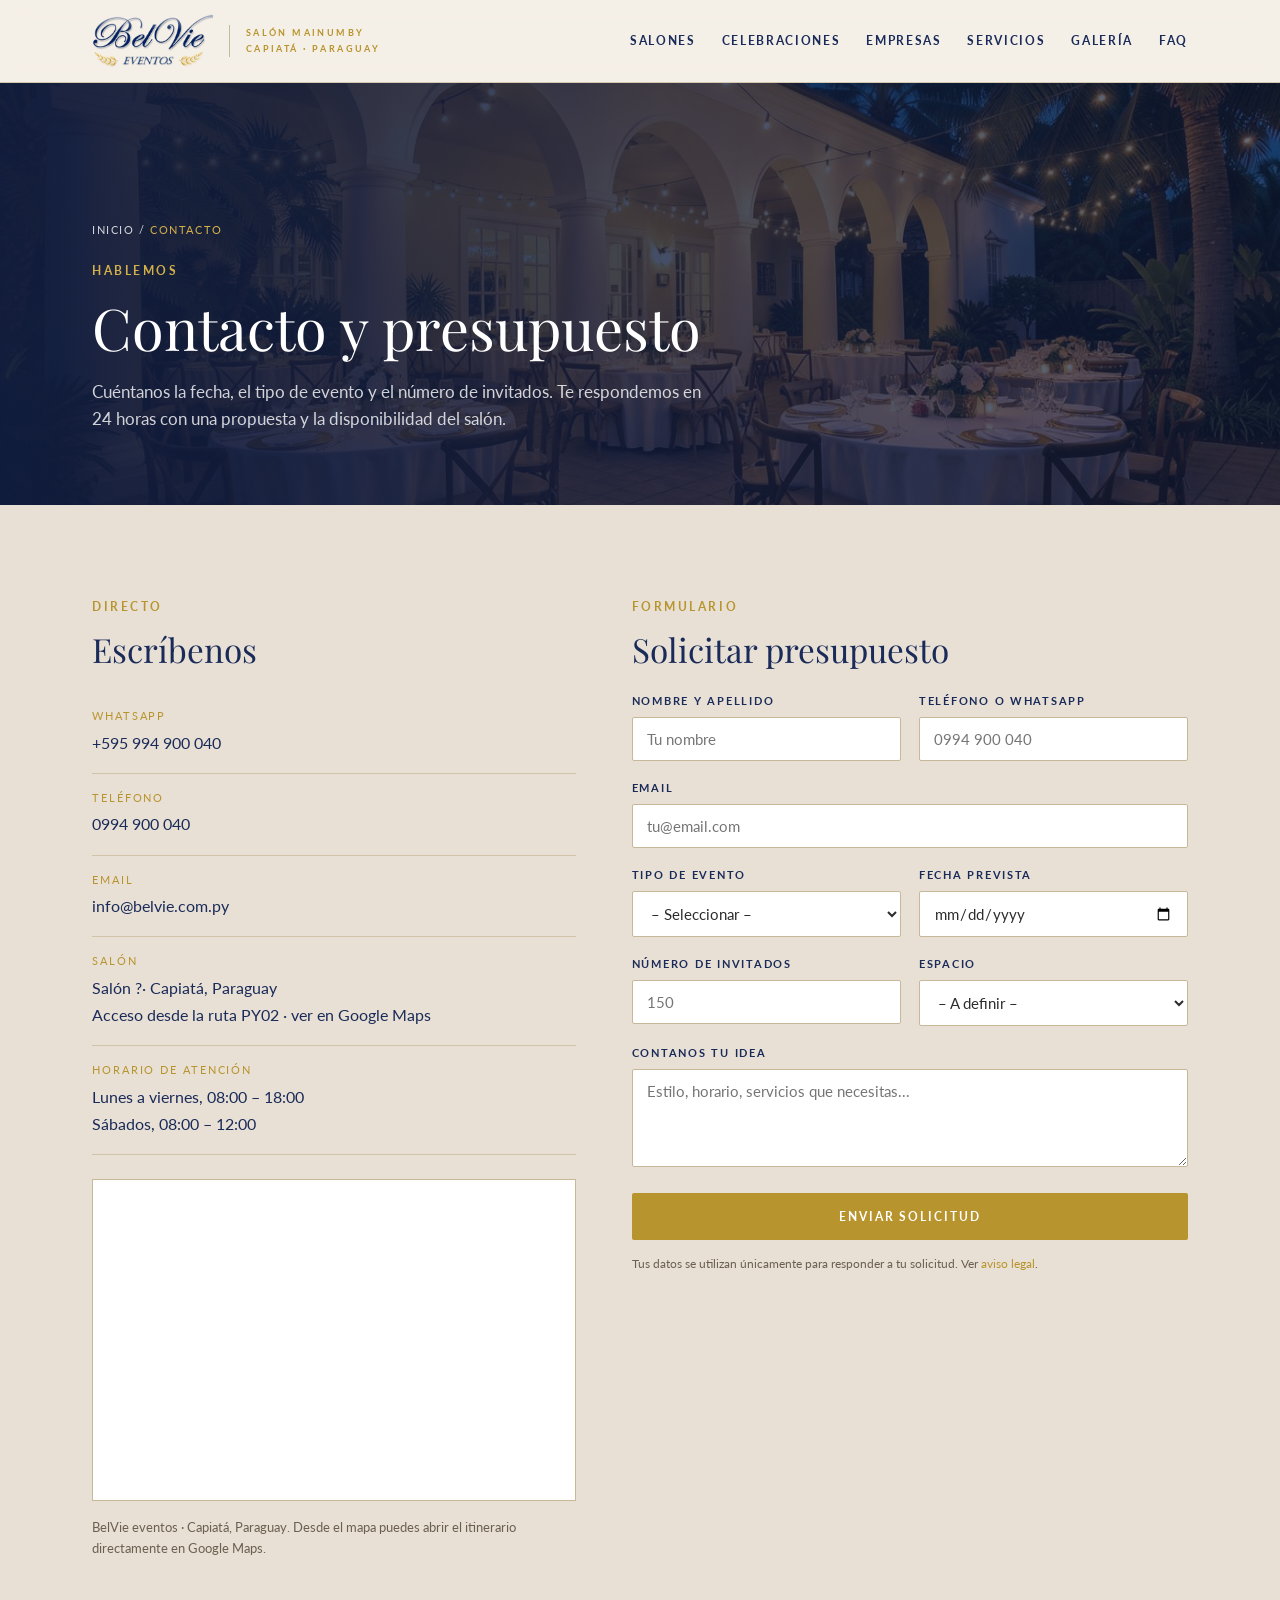
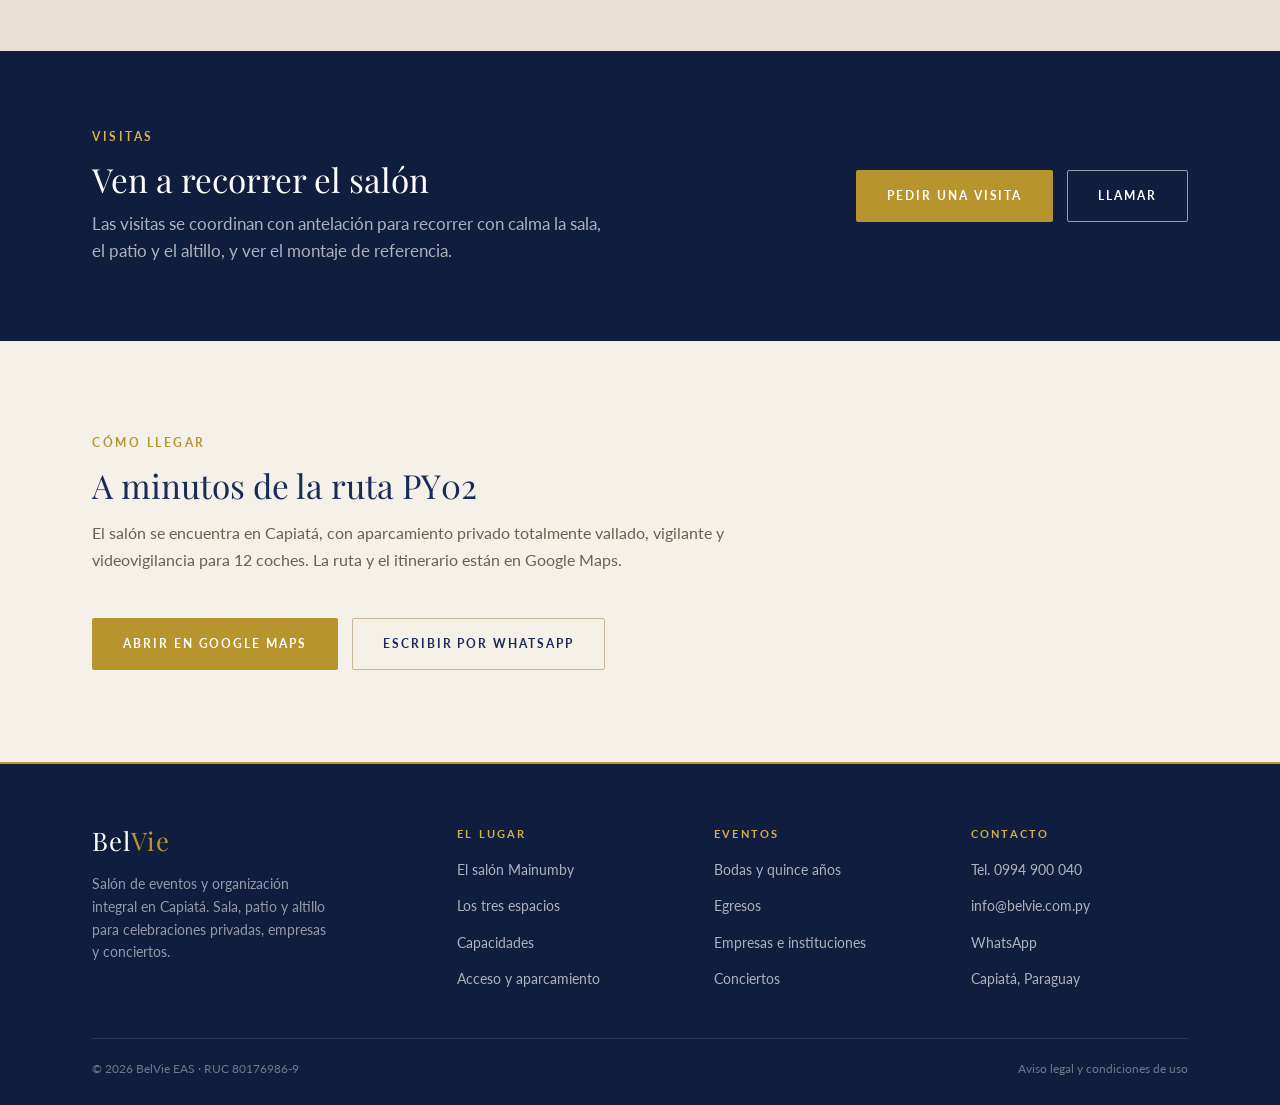
<file: contacto.html>
<!DOCTYPE html>
<html lang="es">
<head>
  <meta charset="UTF-8" />
  <meta name="viewport" content="width=device-width, initial-scale=1.0" />
  <title>Contacto y presupuesto · BelVie · Salón Mainumby, Capiatá</title>
  <meta name="description" content="Contacta con BelVie: WhatsApp, teléfono, email y formulario de presupuesto para el salón ?en Capiatá, Paraguay." />
  <link rel="preconnect" href="https://fonts.googleapis.com" />
  <link rel="preconnect" href="https://fonts.gstatic.com" crossorigin />
  <link href="https://fonts.googleapis.com/css2?family=Playfair+Display:ital,wght@0,400;0,500;1,400&family=Lato:wght@300;400;700&display=swap" rel="stylesheet" />
  <link rel="stylesheet" href="CSS/style.css" />
</head>
<body>

  <header class="site-header">
    <div class="header-inner">
      <a class="brand" href="index.html" aria-label="BelVie Eventos, salón ?en Capiatá">
        <img class="brand-logo" src="assets/img/logo-belvie.png" alt="BelVie Eventos" width="120" height="54" />
        <span class="brand-sub"><strong>Salón Mainumby</strong>Capiatá · Paraguay</span>
      </a>
      <button class="nav-toggle" aria-label="Abrir menú" aria-expanded="false">Menú</button>
      <nav class="nav">
        <a href="el-salon.html">Salones</a>
        <a href="celebraciones.html">Celebraciones</a>
        <a href="empresas.html">Empresas</a>
        <a href="servicios.html">Servicios</a>
        <a href="galeria.html">Galería</a>
        <a href="faq.html">FAQ</a>
      </nav>
    </div>
  </header>

  <section class="page-hero">
    <div class="page-hero__media crop-c"><img src="assets/img/mainumby.jpg" alt="Salón Mainumby" /></div>
    <div class="container">
      <p class="crumbs"><a href="index.html">Inicio</a> / <span>Contacto</span></p>
      <span class="eyebrow eyebrow--light">Hablemos</span>
      <h1>Contacto y presupuesto</h1>
      <p>Cuéntanos la fecha, el tipo de evento y el número de invitados. Te respondemos en 24 horas con una propuesta y la disponibilidad del salón.</p>
    </div>
  </section>

  <section class="section">
    <div class="container">
      <div class="contact-grid">
        <div>
          <span class="eyebrow">Directo</span>
          <h2>Escríbenos</h2>
          <ul class="contact-list" style="margin-top:24px">
            <li>
              <span class="label">WhatsApp</span>
              <a href="https://wa.me/595994900040" target="_blank" rel="noopener">+595 994 900 040</a>
            </li>
            <li>
              <span class="label">Teléfono</span>
              <a href="tel:+595994900040">0994 900 040</a>
            </li>
            <li>
              <span class="label">Email</span>
              <a href="mailto:info@belvie.com.py">info@belvie.com.py</a>
            </li>
            <li>
              <span class="label">Salón</span>
              <span class="value">Salón ?· Capiatá, Paraguay<br />Acceso desde la ruta PY02 · <a href="https://www.google.com/maps/place/BelVie+eventos/@-25.3544895,-57.4559453,662m/data=!3m2!1e3!4b1!4m6!3m5!1s0x945db30007f1950f:0x2324ef36bd421bf8!8m2!3d-25.3544895!4d-57.453365!16s%2Fg%2F11zdjmkkk7" target="_blank" rel="noopener">ver en Google Maps</a></span>
            </li>
            <li>
              <span class="label">Horario de atención</span>
              <span class="value">Lunes a viernes, 08:00 – 18:00<br />Sábados, 08:00 – 12:00</span>
            </li>
          </ul>

          <div class="map-frame" id="mapa">
            <iframe
              title="Ubicación del salón ?en Capiatá"
              src="https://maps.google.com/maps?q=-25.3544895,-57.453365(BelVie%20eventos)&amp;z=17&amp;hl=es&amp;output=embed"
              loading="lazy"
              referrerpolicy="no-referrer-when-downgrade"></iframe>
          </div>
          <p class="price-note">BelVie eventos · Capiatá, Paraguay. Desde el mapa puedes abrir el itinerario directamente en Google Maps.</p>
        </div>

        <div>
          <span class="eyebrow">Formulario</span>
          <h2>Solicitar presupuesto</h2>
          <form class="quote-form" style="margin-top:24px" novalidate>
            <div class="form-row">
              <div class="form-field">
                <label for="nombre">Nombre y apellido</label>
                <input id="nombre" name="nombre" type="text" placeholder="Tu nombre" required />
              </div>
              <div class="form-field">
                <label for="telefono">Teléfono o WhatsApp</label>
                <input id="telefono" name="telefono" type="tel" placeholder="0994 900 040" required />
              </div>
            </div>
            <div class="form-field">
              <label for="email">Email</label>
              <input id="email" name="email" type="email" placeholder="tu@email.com" />
            </div>
            <div class="form-row">
              <div class="form-field">
                <label for="tipo">Tipo de evento</label>
                <select id="tipo" name="tipo">
                  <option value="">– Seleccionar –</option>
                  <option>Boda</option>
                  <option>Quince años</option>
                  <option>Egreso</option>
                  <option>Aniversario o evento familiar</option>
                  <option>Cóctel o degustación</option>
                  <option>Evento de empresa</option>
                  <option>Evento institucional</option>
                  <option>Concierto</option>
                </select>
              </div>
              <div class="form-field">
                <label for="fecha">Fecha prevista</label>
                <input id="fecha" name="fecha" type="date" />
              </div>
            </div>
            <div class="form-row">
              <div class="form-field">
                <label for="invitados">Número de invitados</label>
                <input id="invitados" name="invitados" type="number" min="1" placeholder="150" />
              </div>
              <div class="form-field">
                <label for="espacio">Espacio</label>
                <select id="espacio" name="espacio">
                  <option value="">– A definir –</option>
                  <option>Sala principal</option>
                  <option>Patio</option>
                  <option>Sala + patio</option>
                  <option>Altillo</option>
                </select>
              </div>
            </div>
            <div class="form-field">
              <label for="mensaje">Contanos tu idea</label>
              <textarea id="mensaje" name="mensaje" rows="4" placeholder="Estilo, horario, servicios que necesitas..."></textarea>
            </div>
            <button class="btn btn--gold" type="submit" style="width:100%">Enviar solicitud</button>
            <p class="form-note">Tus datos se utilizan únicamente para responder a tu solicitud. Ver <a href="aviso-legal.html" style="color:#b8942e">aviso legal</a>.</p>
          </form>
        </div>
      </div>
    </div>
  </section>

  <section class="cta-band">
    <div class="container">
      <div>
        <span class="eyebrow eyebrow--light">Visitas</span>
        <h2>Ven a recorrer el salón</h2>
        <p>Las visitas se coordinan con antelación para recorrer con calma la sala, el patio y el altillo, y ver el montaje de referencia.</p>
      </div>
      <div class="btn-row">
        <a class="btn btn--gold" href="https://wa.me/595994900040?text=Hola%20BelVie%2C%20quisiera%20agendar%20una%20visita" target="_blank" rel="noopener">Pedir una visita</a>
        <a class="btn btn--outline" href="tel:+595994900040">Llamar</a>
      </div>
    </div>
  </section>

  <section class="section section--alt">
    <div class="container">
      <div class="section-head">
        <span class="eyebrow">Cómo llegar</span>
        <h2>A minutos de la ruta PY02</h2>
        <p>El salón se encuentra en Capiatá, con aparcamiento privado totalmente vallado, vigilante y videovigilancia para 12 coches. La ruta y el itinerario están en Google Maps.</p>
      </div>
      <div class="btn-row">
        <a class="btn btn--gold" href="https://www.google.com/maps/place/BelVie+eventos/@-25.3544895,-57.4559453,662m/data=!3m2!1e3!4b1!4m6!3m5!1s0x945db30007f1950f:0x2324ef36bd421bf8!8m2!3d-25.3544895!4d-57.453365!16s%2Fg%2F11zdjmkkk7" target="_blank" rel="noopener">Abrir en Google Maps</a>
        <a class="btn btn--line" href="https://wa.me/595994900040" target="_blank" rel="noopener">Escribir por WhatsApp</a>
      </div>
    </div>
  </section>

  <footer class="site-footer">
    <div class="container">
      <div class="footer-grid">
        <div>
          <span class="brand-mark">Bel<span>Vie</span></span>
          <p class="footer-tag">Salón de eventos y organización integral en Capiatá. Sala, patio y altillo para celebraciones privadas, empresas y conciertos.</p>
        </div>
        <div class="footer-col">
          <h4>El lugar</h4>
          <ul>
            <li><a href="el-salon.html">El salón Mainumby</a></li>
            <li><a href="el-salon.html#espacios">Los tres espacios</a></li>
            <li><a href="el-salon.html#capacidades">Capacidades</a></li>
            <li><a href="el-salon.html#acceso">Acceso y aparcamiento</a></li>
          </ul>
        </div>
        <div class="footer-col">
          <h4>Eventos</h4>
          <ul>
            <li><a href="celebraciones.html">Bodas y quince años</a></li>
            <li><a href="celebraciones.html#egresos">Egresos</a></li>
            <li><a href="empresas.html">Empresas e instituciones</a></li>
            <li><a href="empresas.html#conciertos">Conciertos</a></li>
          </ul>
        </div>
        <div class="footer-col">
          <h4>Contacto</h4>
          <ul>
            <li><a href="tel:+595994900040">Tel. 0994 900 040</a></li>
            <li><a href="mailto:info@belvie.com.py">info@belvie.com.py</a></li>
            <li><a href="https://wa.me/595994900040" target="_blank" rel="noopener">WhatsApp</a></li>
            <li><span>Capiatá, Paraguay</span></li>
          </ul>
        </div>
      </div>
      <div class="footer-bottom">
        <span>© 2026 BelVie EAS · RUC 80176986-9</span>
        <span><a href="aviso-legal.html">Aviso legal y condiciones de uso</a></span>
      </div>
    </div>
  </footer>

  <div class="mobile-bar">
    <a class="bar-call" href="tel:+595994900040">Llamar</a>
    <a class="bar-wa" href="https://wa.me/595994900040" target="_blank" rel="noopener">WhatsApp</a>
  </div>

  <script src="JS/main.js"></script>
</body>
</html>
</file>
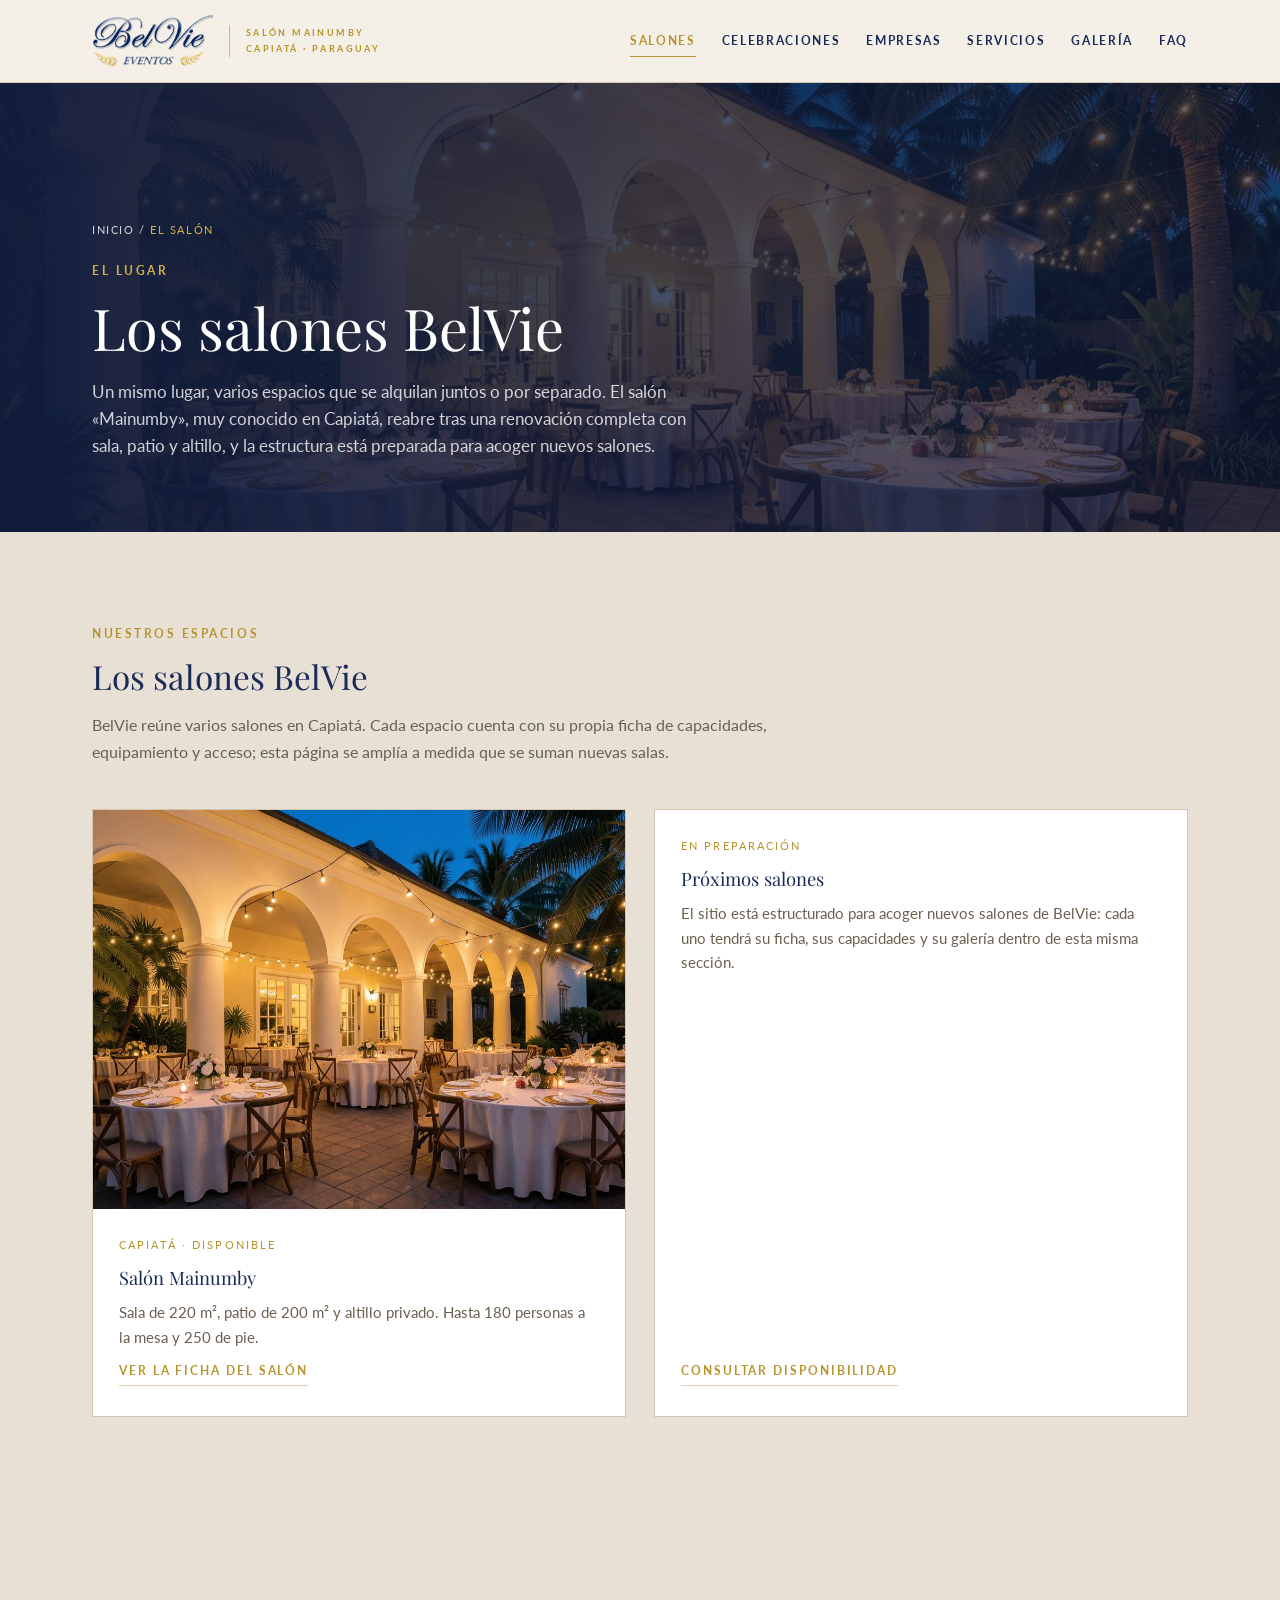
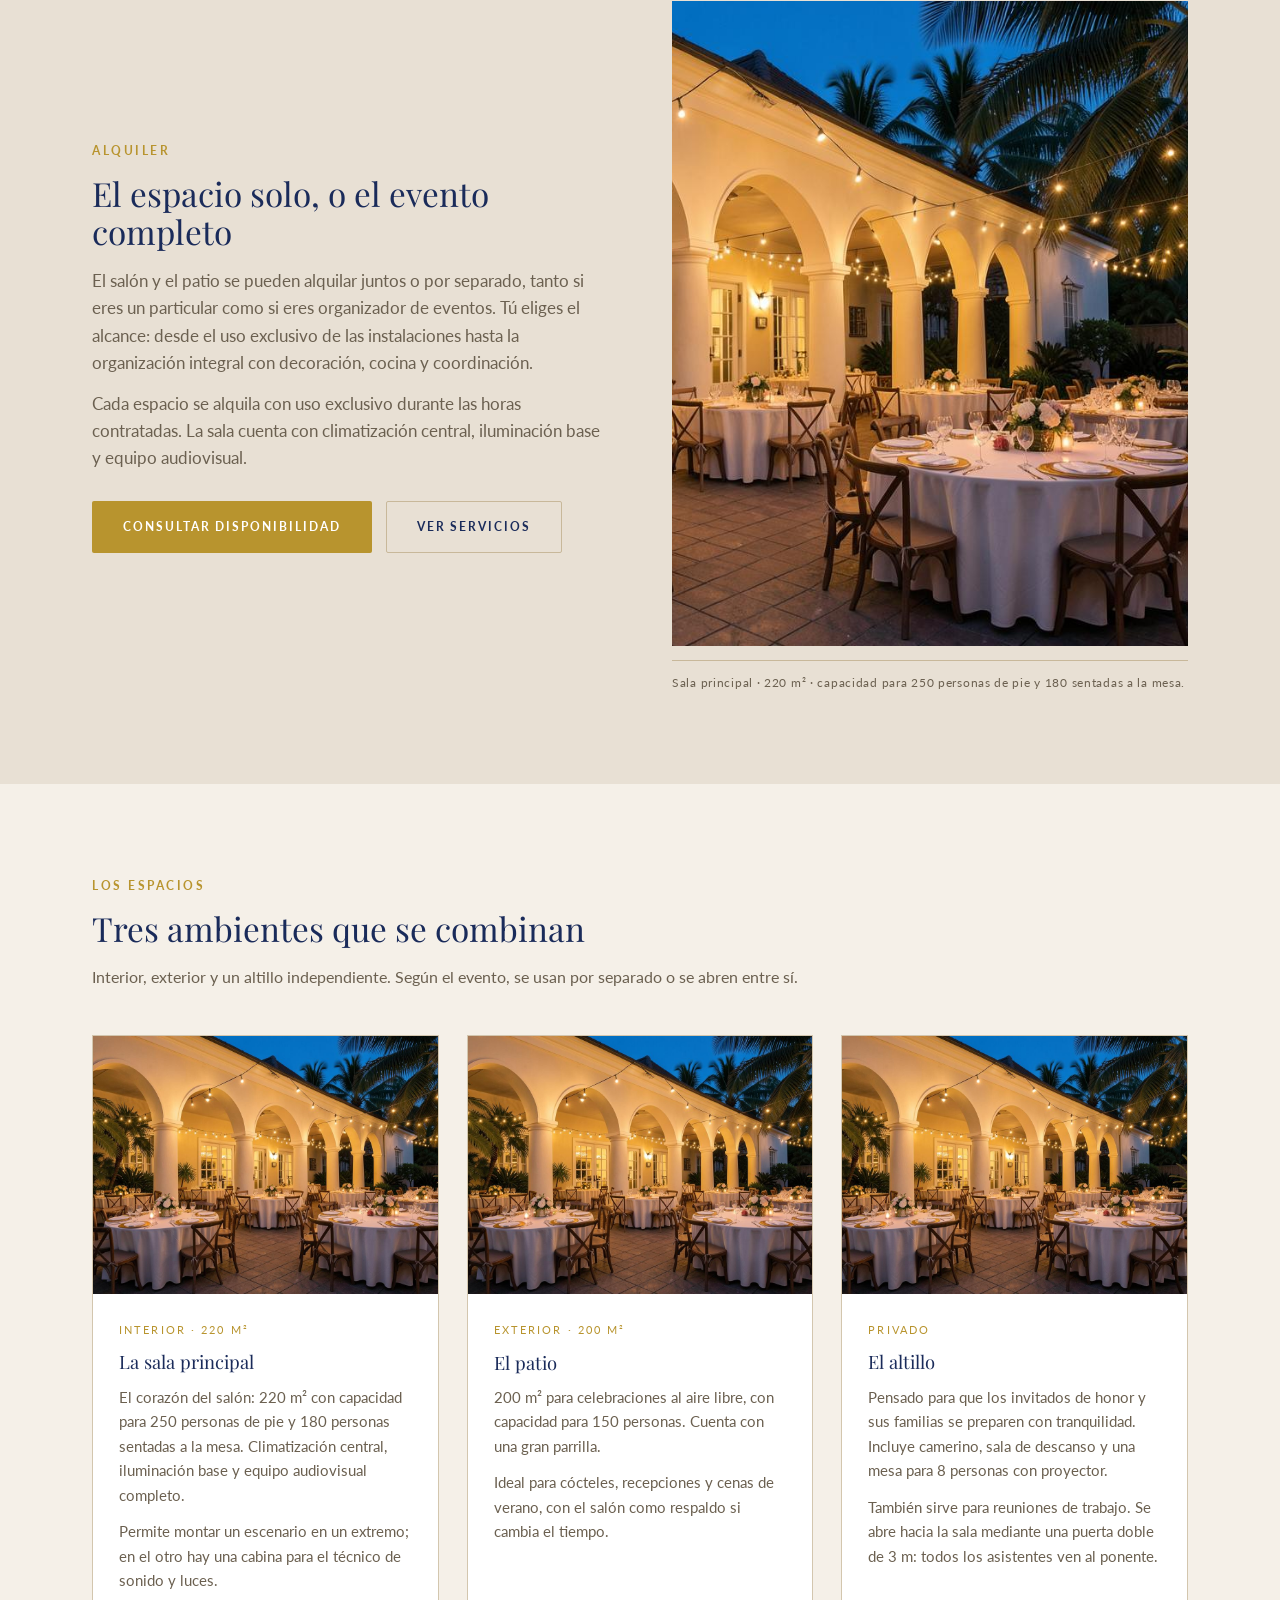
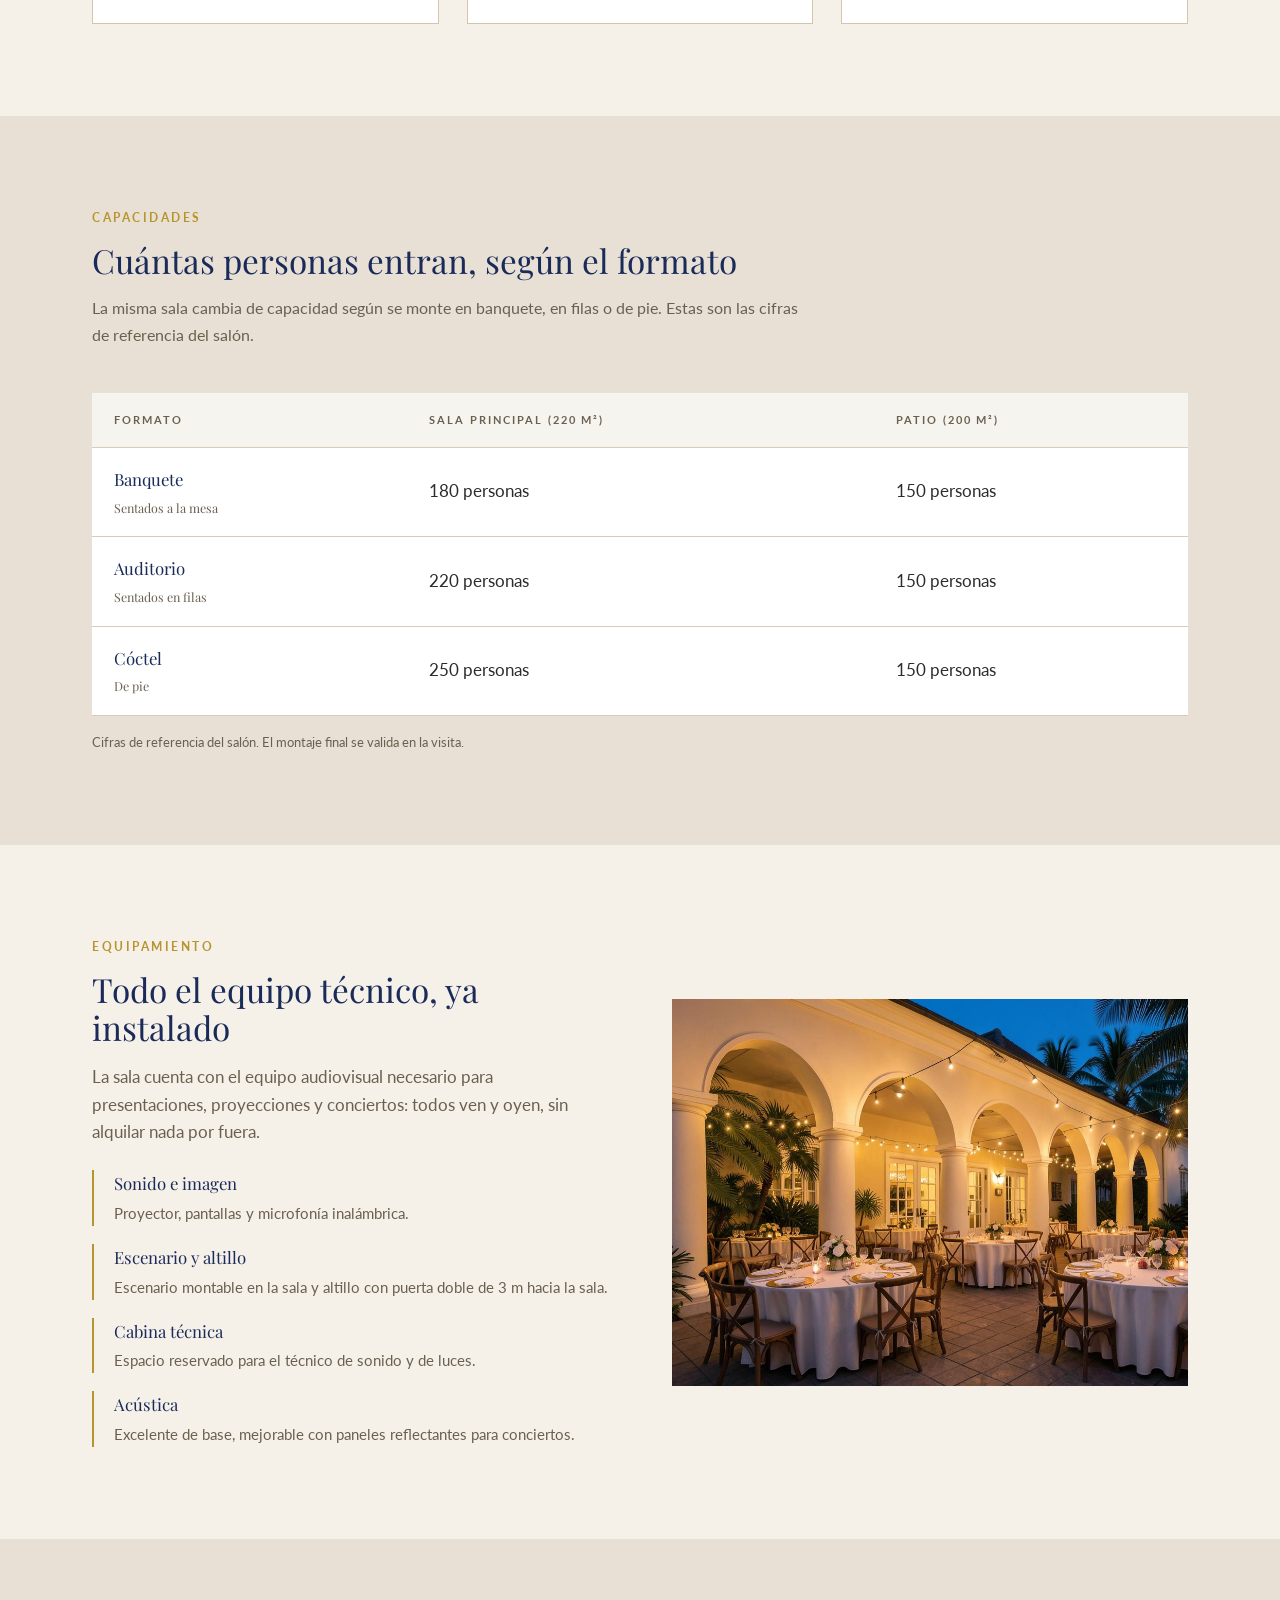
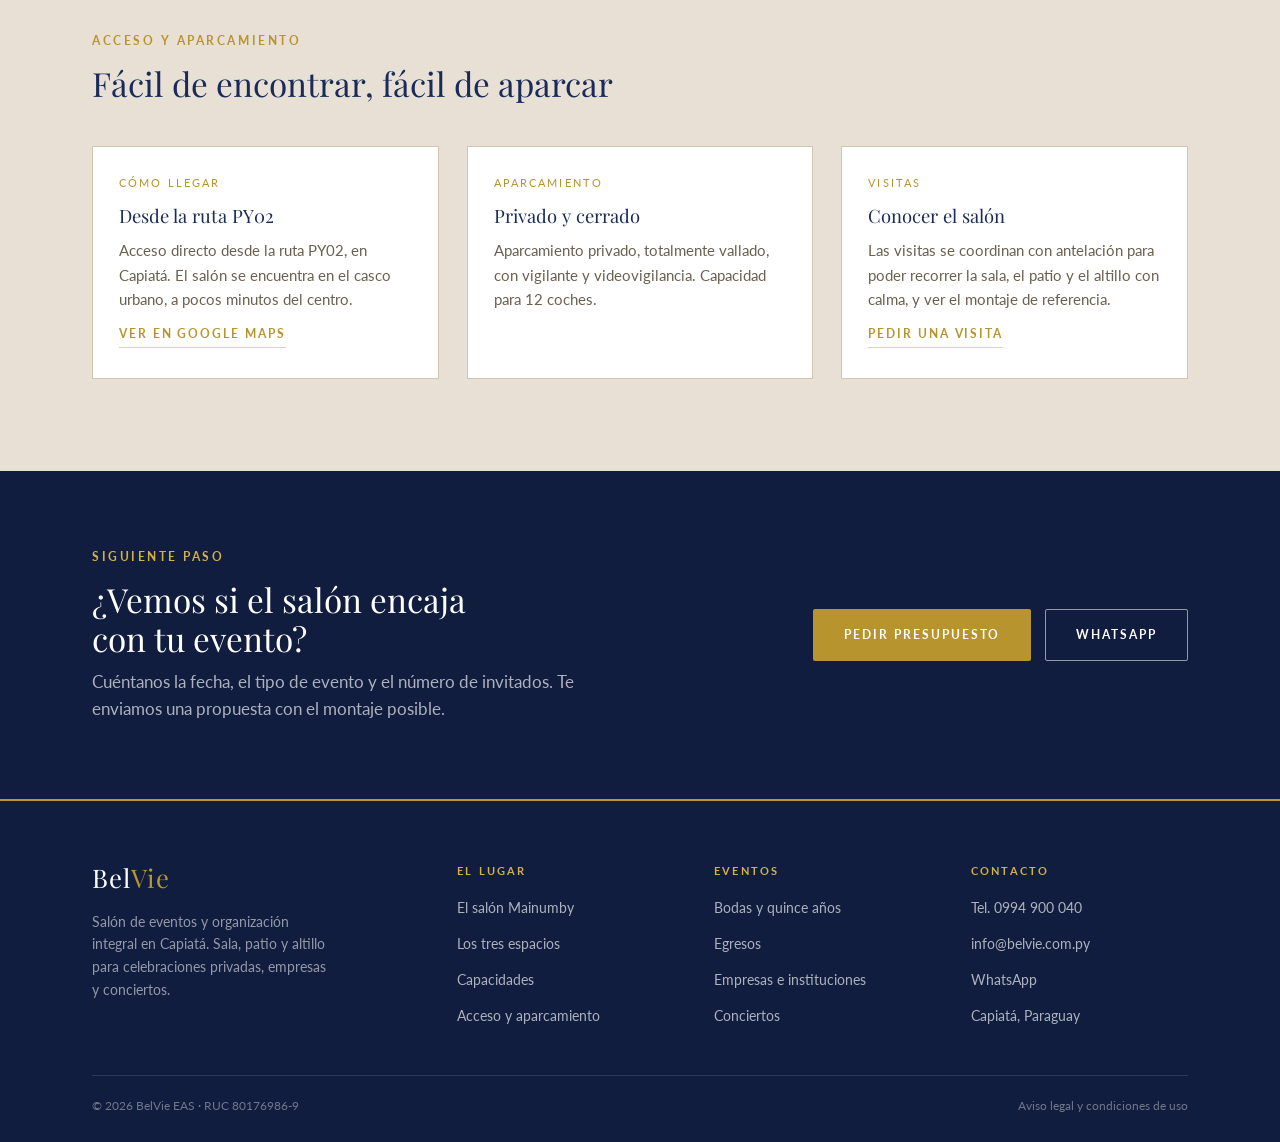
<file: el-salon.html>
<!DOCTYPE html>
<html lang="es">
<head>
  <meta charset="UTF-8" />
  <meta name="viewport" content="width=device-width, initial-scale=1.0" />
  <title>Los salones BelVie · Salón ?· Capiatá</title>
  <meta name="description" content="Sala de 220 m², patio de 200 m² y altillo privado. Capacidades, equipamiento audiovisual, acceso desde la ruta PY02 y aparcamiento del salón ?en Capiatá." />
  <link rel="preconnect" href="https://fonts.googleapis.com" />
  <link rel="preconnect" href="https://fonts.gstatic.com" crossorigin />
  <link href="https://fonts.googleapis.com/css2?family=Playfair+Display:ital,wght@0,400;0,500;1,400&family=Lato:wght@300;400;700&display=swap" rel="stylesheet" />
  <link rel="stylesheet" href="CSS/style.css" />
</head>
<body>

  <header class="site-header">
    <div class="header-inner">
      <a class="brand" href="index.html" aria-label="BelVie Eventos, salón ?en Capiatá">
        <img class="brand-logo" src="assets/img/logo-belvie.png" alt="BelVie Eventos" width="120" height="54" />
        <span class="brand-sub"><strong>Salón Mainumby</strong>Capiatá · Paraguay</span>
      </a>
      <button class="nav-toggle" aria-label="Abrir menú" aria-expanded="false">Menú</button>
      <nav class="nav">
        <a href="el-salon.html">Salones</a>
        <a href="celebraciones.html">Celebraciones</a>
        <a href="empresas.html">Empresas</a>
        <a href="servicios.html">Servicios</a>
        <a href="galeria.html">Galería</a>
        <a href="faq.html">FAQ</a>
      </nav>
    </div>
  </header>

  <section class="page-hero">
    <div class="page-hero__media crop-a"><img src="assets/img/mainumby.jpg" alt="Patio del salón Mainumby" /></div>
    <div class="container">
      <p class="crumbs"><a href="index.html">Inicio</a> / <span>El salón</span></p>
      <span class="eyebrow eyebrow--light">El lugar</span>
      <h1>Los salones BelVie</h1>
      <p>Un mismo lugar, varios espacios que se alquilan juntos o por separado. El salón «Mainumby», muy conocido en Capiatá, reabre tras una renovación completa con sala, patio y altillo, y la estructura está preparada para acoger nuevos salones.</p>
    </div>
  </section>

  <section class="section" id="salones">
    <div class="container">
      <div class="section-head">
        <span class="eyebrow">Nuestros espacios</span>
        <h2>Los salones BelVie</h2>
        <p>BelVie reúne varios salones en Capiatá. Cada espacio cuenta con su propia ficha de capacidades, equipamiento y acceso; esta página se amplía a medida que se suman nuevas salas.</p>
      </div>
      <div class="grid grid--2">
        <article class="card">
          <div class="card__media crop-a"><img src="assets/img/mainumby.jpg" alt="Salón ?de Capiatá" /></div>
          <div class="card__body">
            <span class="card__kicker">Capiatá · Disponible</span>
            <h3>Salón Mainumby</h3>
            <p>Sala de 220 m², patio de 200 m² y altillo privado. Hasta 180 personas a la mesa y 250 de pie.</p>
            <a class="link-arrow" href="#mainumby">Ver la ficha del salón</a>
          </div>
        </article>
        <article class="card">
          <div class="card__body">
            <span class="card__kicker">En preparación</span>
            <h3>Próximos salones</h3>
            <p>El sitio está estructurado para acoger nuevos salones de BelVie: cada uno tendrá su ficha, sus capacidades y su galería dentro de esta misma sección.</p>
            <a class="link-arrow" href="contacto.html">Consultar disponibilidad</a>
          </div>
        </article>
      </div>
    </div>
  </section>

  <section class="section" id="mainumby">
    <div class="container">
      <div class="split">
        <div>
          <span class="eyebrow">Alquiler</span>
          <h2>El espacio solo, o el evento completo</h2>
          <p>El salón y el patio se pueden alquilar juntos o por separado, tanto si eres un particular como si eres organizador de eventos. Tú eliges el alcance: desde el uso exclusivo de las instalaciones hasta la organización integral con decoración, cocina y coordinación.</p>
          <p>Cada espacio se alquila con uso exclusivo durante las horas contratadas. La sala cuenta con climatización central, iluminación base y equipo audiovisual.</p>
          <div class="btn-row">
            <a class="btn btn--gold" href="contacto.html">Consultar disponibilidad</a>
            <a class="btn btn--line" href="servicios.html">Ver servicios</a>
          </div>
        </div>
        <div class="split__media">
          <div style="overflow:hidden" class="crop-c">
            <img src="assets/img/mainumby.jpg" alt="Arcadas del salón" style="aspect-ratio:4/5;object-fit:cover;width:100%" />
          </div>
          <p class="split__caption">Sala principal · 220 m² · capacidad para 250 personas de pie y 180 sentadas a la mesa.</p>
        </div>
      </div>
    </div>
  </section>

  <section class="section section--alt" id="espacios">
    <div class="container">
      <div class="section-head">
        <span class="eyebrow">Los espacios</span>
        <h2>Tres ambientes que se combinan</h2>
        <p>Interior, exterior y un altillo independiente. Según el evento, se usan por separado o se abren entre sí.</p>
      </div>

      <div class="grid grid--3">
        <article class="card">
          <div class="card__media crop-a"><img src="assets/img/mainumby.jpg" alt="Sala principal" /></div>
          <div class="card__body">
            <span class="card__kicker">Interior · 220 m²</span>
            <h3>La sala principal</h3>
            <p>El corazón del salón: 220 m² con capacidad para 250 personas de pie y 180 personas sentadas a la mesa. Climatización central, iluminación base y equipo audiovisual completo.</p>
            <p>Permite montar un escenario en un extremo; en el otro hay una cabina para el técnico de sonido y luces.</p>
          </div>
        </article>

        <article class="card">
          <div class="card__media crop-d"><img src="assets/img/mainumby.jpg" alt="Patio exterior" /></div>
          <div class="card__body">
            <span class="card__kicker">Exterior · 200 m²</span>
            <h3>El patio</h3>
            <p>200 m² para celebraciones al aire libre, con capacidad para 150 personas. Cuenta con una gran parrilla.</p>
            <p>Ideal para cócteles, recepciones y cenas de verano, con el salón como respaldo si cambia el tiempo.</p>
          </div>
        </article>

        <article class="card">
          <div class="card__media crop-e"><img src="assets/img/mainumby.jpg" alt="Altillo privado" /></div>
          <div class="card__body">
            <span class="card__kicker">Privado</span>
            <h3>El altillo</h3>
            <p>Pensado para que los invitados de honor y sus familias se preparen con tranquilidad. Incluye camerino, sala de descanso y una mesa para 8 personas con proyector.</p>
            <p>También sirve para reuniones de trabajo. Se abre hacia la sala mediante una puerta doble de 3 m: todos los asistentes ven al ponente.</p>
          </div>
        </article>
      </div>
    </div>
  </section>

  <section class="section" id="capacidades">
    <div class="container">
      <div class="section-head">
        <span class="eyebrow">Capacidades</span>
        <h2>Cuántas personas entran, según el formato</h2>
        <p>La misma sala cambia de capacidad según se monte en banquete, en filas o de pie. Estas son las cifras de referencia del salón.</p>
      </div>

      <table class="price-table">
        <thead>
          <tr>
            <th>Formato</th>
            <th>Sala principal (220 m²)</th>
            <th>Patio (200 m²)</th>
          </tr>
        </thead>
        <tbody>
          <tr>
            <td>Banquete<small>Sentados a la mesa</small></td>
            <td>180 personas</td>
            <td>150 personas</td>
          </tr>
          <tr>
            <td>Auditorio<small>Sentados en filas</small></td>
            <td>220 personas</td>
            <td>150 personas</td>
          </tr>
          <tr>
            <td>Cóctel<small>De pie</small></td>
            <td>250 personas</td>
            <td>150 personas</td>
          </tr>
        </tbody>
      </table>
      <p class="price-note">Cifras de referencia del salón. El montaje final se valida en la visita.</p>
    </div>
  </section>

  <section class="section section--alt">
    <div class="container">
      <div class="split split--reverse">
        <div class="split__media split__media--wide crop-b">
          <img src="assets/img/mainumby.jpg" alt="Equipamiento e iluminación del salón" />
        </div>
        <div>
          <span class="eyebrow">Equipamiento</span>
          <h2>Todo el equipo técnico, ya instalado</h2>
          <p>La sala cuenta con el equipo audiovisual necesario para presentaciones, proyecciones y conciertos: todos ven y oyen, sin alquilar nada por fuera.</p>
          <ul class="list-rule" style="margin-top:24px">
            <li><strong>Sonido e imagen</strong>Proyector, pantallas y microfonía inalámbrica.</li>
            <li><strong>Escenario y altillo</strong>Escenario montable en la sala y altillo con puerta doble de 3 m hacia la sala.</li>
            <li><strong>Cabina técnica</strong>Espacio reservado para el técnico de sonido y de luces.</li>
            <li><strong>Acústica</strong>Excelente de base, mejorable con paneles reflectantes para conciertos.</li>
          </ul>
        </div>
      </div>
    </div>
  </section>

  <section class="section" id="acceso">
    <div class="container">
      <div class="section-head">
        <span class="eyebrow">Acceso y aparcamiento</span>
        <h2>Fácil de encontrar, fácil de aparcar</h2>
      </div>
      <div class="grid grid--3">
        <article class="card">
          <div class="card__body">
            <span class="card__kicker">Cómo llegar</span>
            <h3>Desde la ruta PY02</h3>
            <p>Acceso directo desde la ruta PY02, en Capiatá. El salón se encuentra en el casco urbano, a pocos minutos del centro.</p>
            <a class="link-arrow" href="https://www.google.com/maps/place/BelVie+eventos/@-25.3544895,-57.4559453,662m/data=!3m2!1e3!4b1!4m6!3m5!1s0x945db30007f1950f:0x2324ef36bd421bf8!8m2!3d-25.3544895!4d-57.453365!16s%2Fg%2F11zdjmkkk7" target="_blank" rel="noopener">Ver en Google Maps</a>
          </div>
        </article>
        <article class="card">
          <div class="card__body">
            <span class="card__kicker">Aparcamiento</span>
            <h3>Privado y cerrado</h3>
            <p>Aparcamiento privado, totalmente vallado, con vigilante y videovigilancia. Capacidad para 12 coches.</p>
          </div>
        </article>
        <article class="card">
          <div class="card__body">
            <span class="card__kicker">Visitas</span>
            <h3>Conocer el salón</h3>
            <p>Las visitas se coordinan con antelación para poder recorrer la sala, el patio y el altillo con calma, y ver el montaje de referencia.</p>
            <a class="link-arrow" href="contacto.html">Pedir una visita</a>
          </div>
        </article>
      </div>
    </div>
  </section>

  <section class="cta-band">
    <div class="container">
      <div>
        <span class="eyebrow eyebrow--light">Siguiente paso</span>
        <h2>¿Vemos si el salón encaja con tu evento?</h2>
        <p>Cuéntanos la fecha, el tipo de evento y el número de invitados. Te enviamos una propuesta con el montaje posible.</p>
      </div>
      <div class="btn-row">
        <a class="btn btn--gold" href="contacto.html">Pedir presupuesto</a>
        <a class="btn btn--outline" href="https://wa.me/595994900040" target="_blank" rel="noopener">WhatsApp</a>
      </div>
    </div>
  </section>

  <footer class="site-footer">
    <div class="container">
      <div class="footer-grid">
        <div>
          <span class="brand-mark">Bel<span>Vie</span></span>
          <p class="footer-tag">Salón de eventos y organización integral en Capiatá. Sala, patio y altillo para celebraciones privadas, empresas y conciertos.</p>
        </div>
        <div class="footer-col">
          <h4>El lugar</h4>
          <ul>
            <li><a href="el-salon.html">El salón Mainumby</a></li>
            <li><a href="el-salon.html#espacios">Los tres espacios</a></li>
            <li><a href="el-salon.html#capacidades">Capacidades</a></li>
            <li><a href="el-salon.html#acceso">Acceso y aparcamiento</a></li>
          </ul>
        </div>
        <div class="footer-col">
          <h4>Eventos</h4>
          <ul>
            <li><a href="celebraciones.html">Bodas y quince años</a></li>
            <li><a href="celebraciones.html#egresos">Egresos</a></li>
            <li><a href="empresas.html">Empresas e instituciones</a></li>
            <li><a href="empresas.html#conciertos">Conciertos</a></li>
          </ul>
        </div>
        <div class="footer-col">
          <h4>Contacto</h4>
          <ul>
            <li><a href="tel:+595994900040">Tel. 0994 900 040</a></li>
            <li><a href="mailto:info@belvie.com.py">info@belvie.com.py</a></li>
            <li><a href="https://wa.me/595994900040" target="_blank" rel="noopener">WhatsApp</a></li>
            <li><span>Capiatá, Paraguay</span></li>
          </ul>
        </div>
      </div>
      <div class="footer-bottom">
        <span>© 2026 BelVie EAS · RUC 80176986-9</span>
        <span><a href="aviso-legal.html">Aviso legal y condiciones de uso</a></span>
      </div>
    </div>
  </footer>

  <div class="mobile-bar">
    <a class="bar-call" href="tel:+595994900040">Llamar</a>
    <a class="bar-wa" href="https://wa.me/595994900040" target="_blank" rel="noopener">WhatsApp</a>
  </div>

  <script src="JS/main.js"></script>
</body>
</html>
</file>
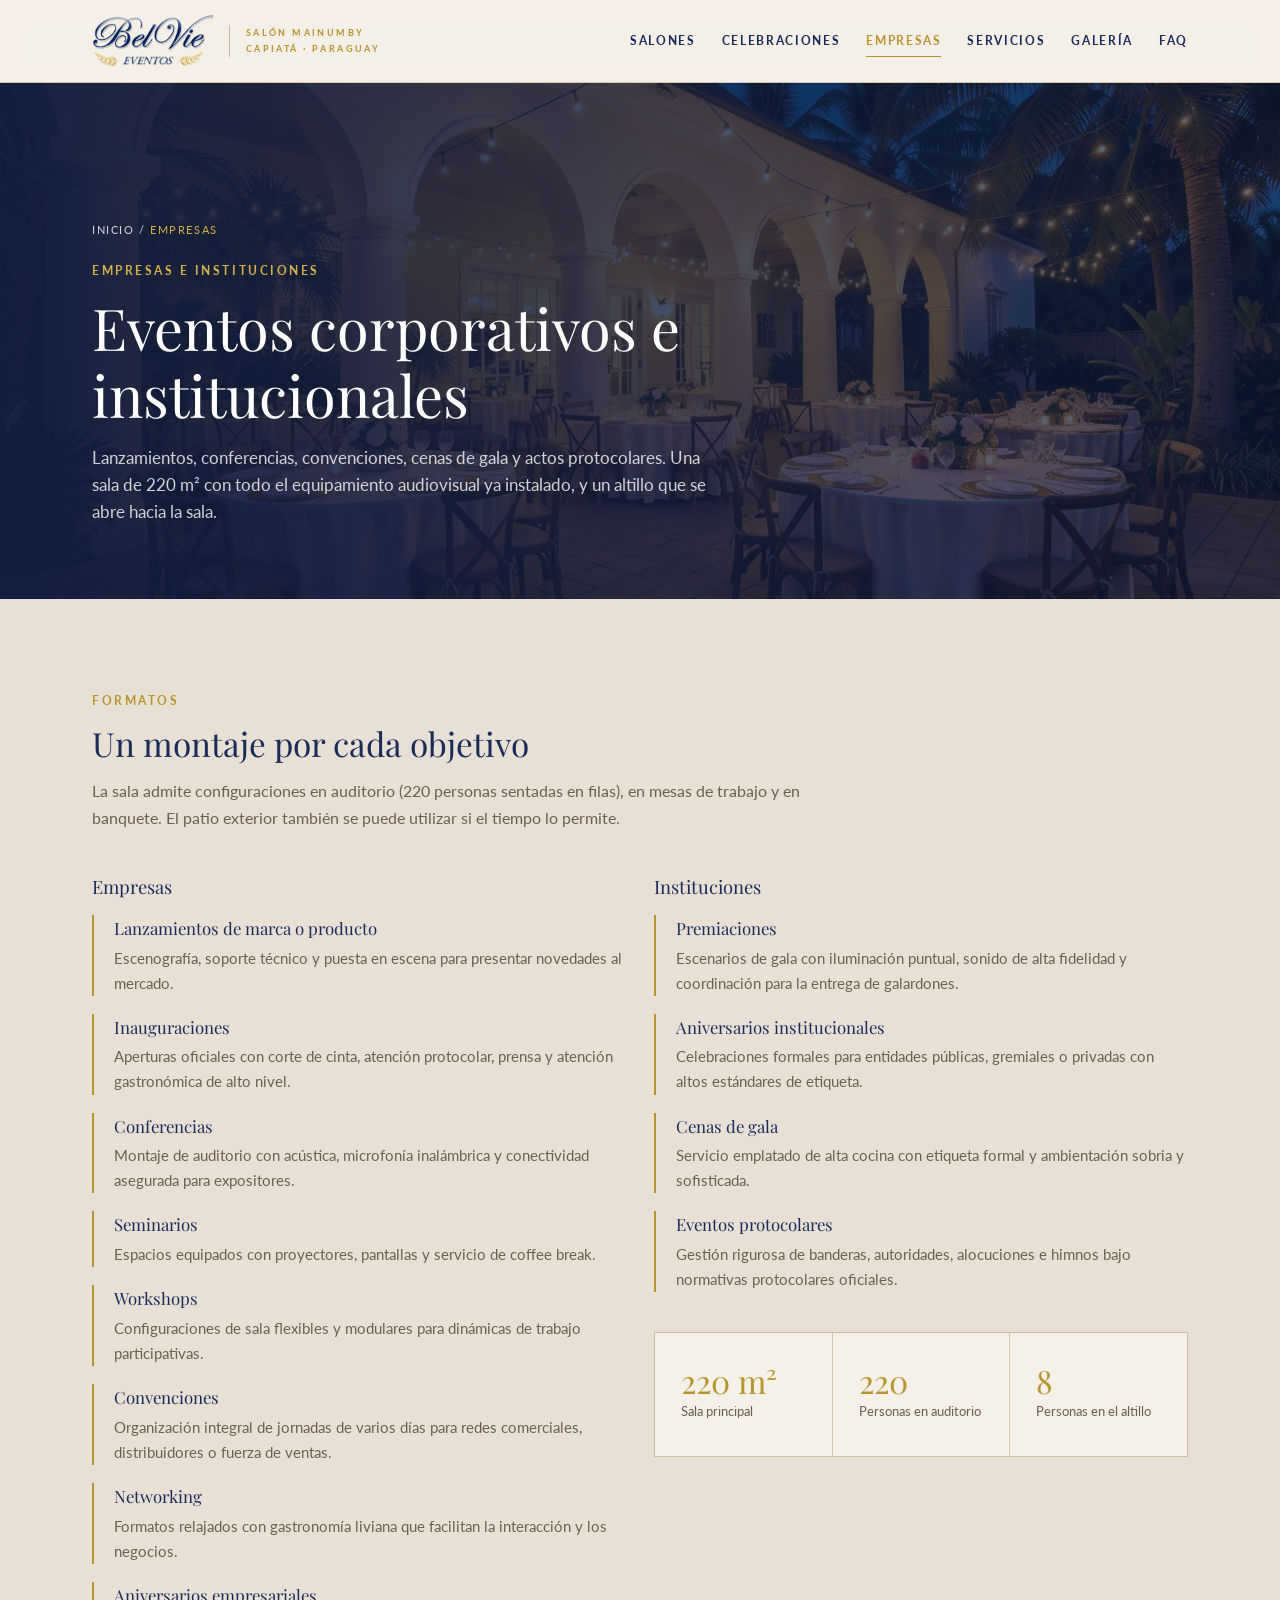
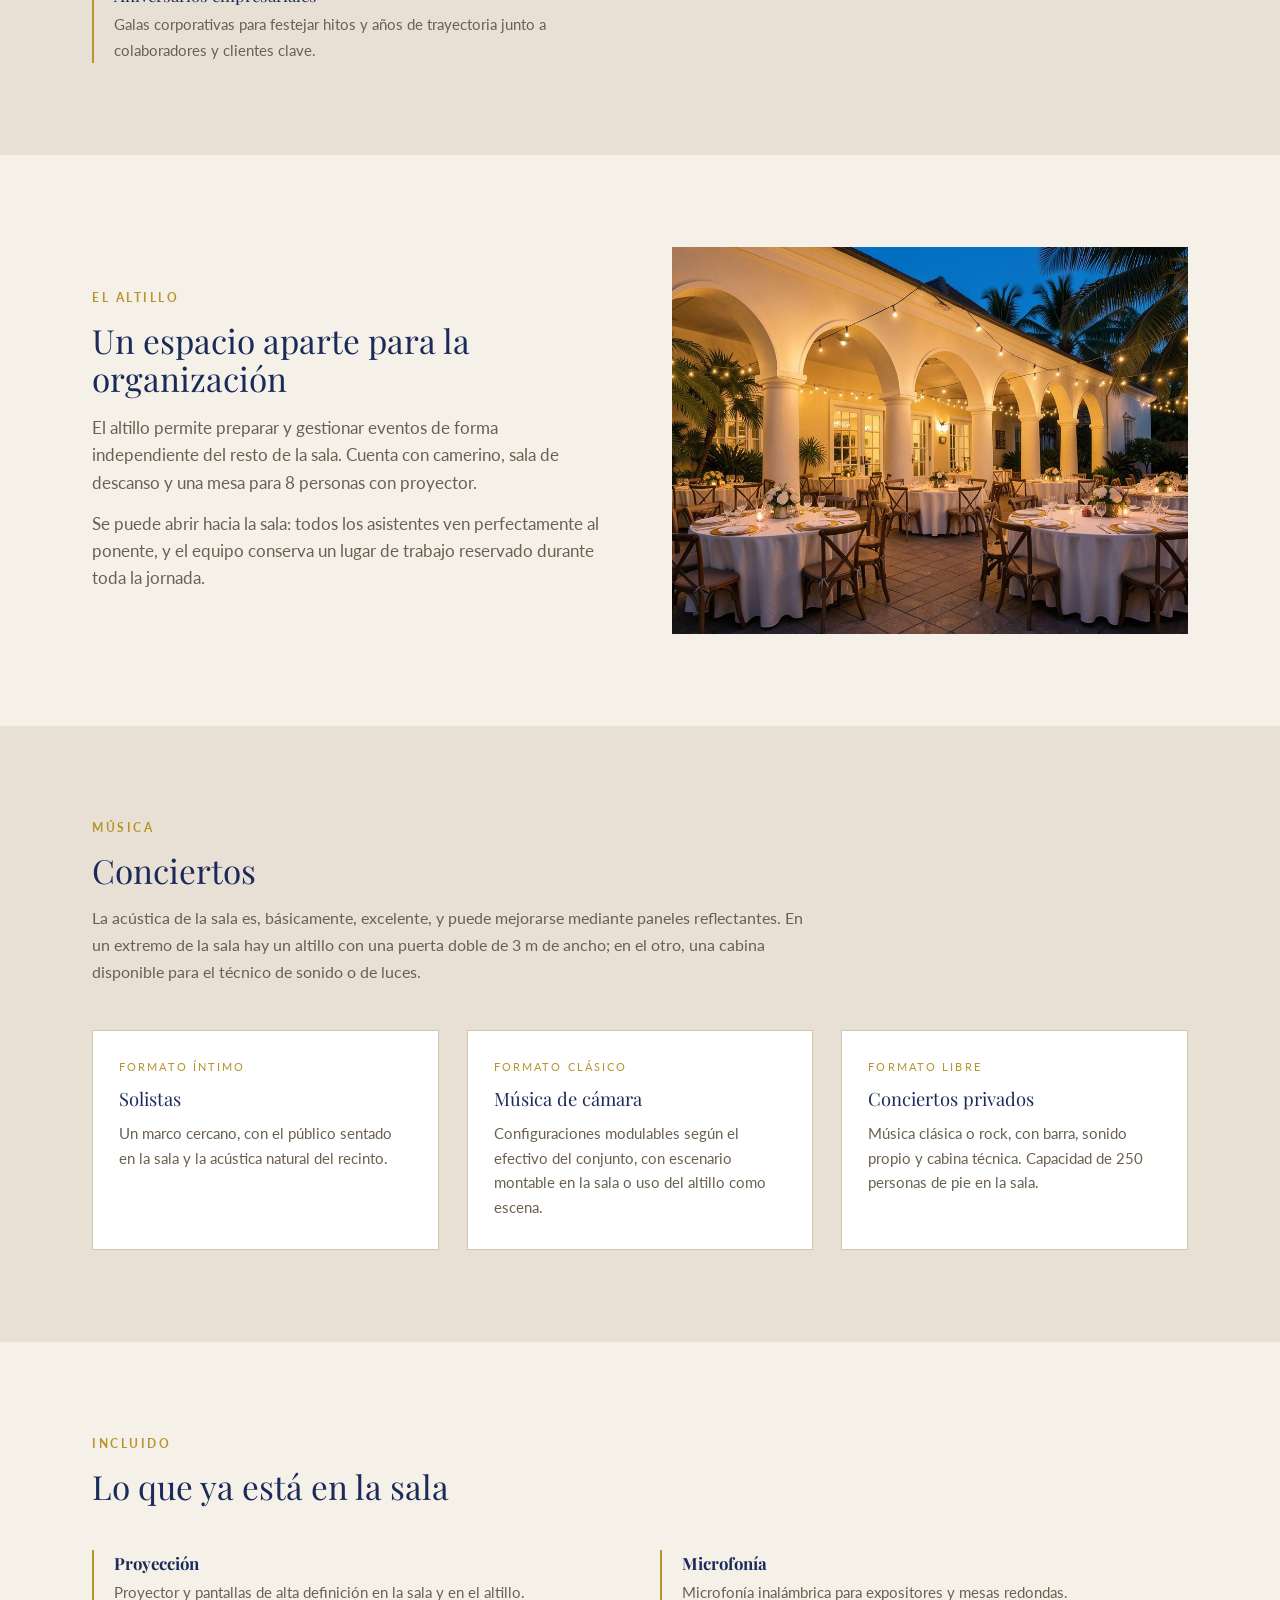
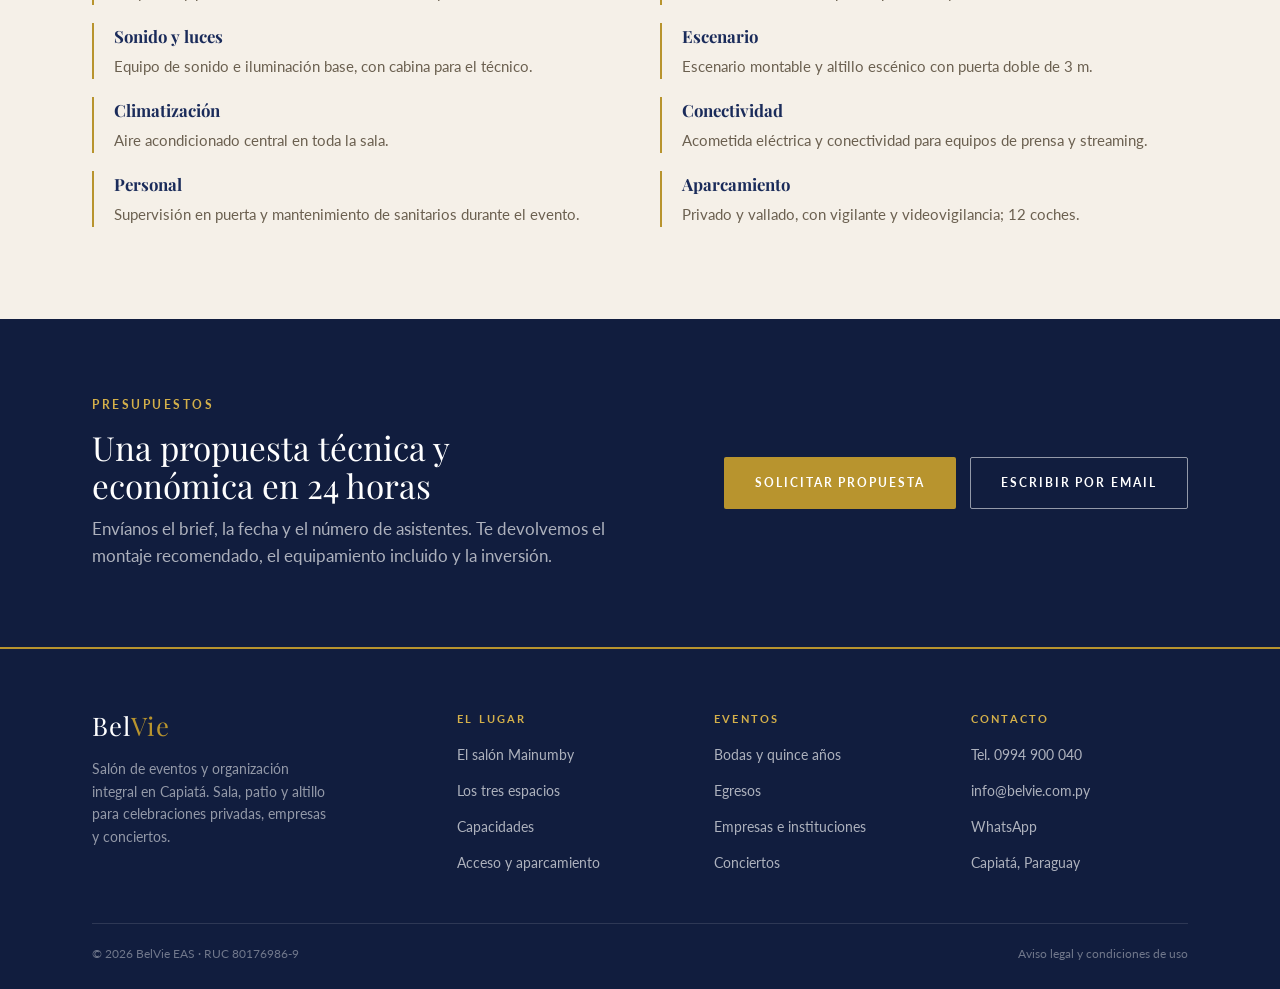
<file: empresas.html>
<!DOCTYPE html>
<html lang="es">
<head>
  <meta charset="UTF-8" />
  <meta name="viewport" content="width=device-width, initial-scale=1.0" />
  <title>Empresas e instituciones · Conciertos · BelVie Capiatá</title>
  <meta name="description" content="Lanzamientos, conferencias, convenciones, cenas de gala, actos protocolares y conciertos en el salón ?de Capiatá, con equipamiento audiovisual completo." />
  <link rel="preconnect" href="https://fonts.googleapis.com" />
  <link rel="preconnect" href="https://fonts.gstatic.com" crossorigin />
  <link href="https://fonts.googleapis.com/css2?family=Playfair+Display:ital,wght@0,400;0,500;1,400&family=Lato:wght@300;400;700&display=swap" rel="stylesheet" />
  <link rel="stylesheet" href="CSS/style.css" />
</head>
<body>

  <header class="site-header">
    <div class="header-inner">
      <a class="brand" href="index.html" aria-label="BelVie Eventos, salón ?en Capiatá">
        <img class="brand-logo" src="assets/img/logo-belvie.png" alt="BelVie Eventos" width="120" height="54" />
        <span class="brand-sub"><strong>Salón Mainumby</strong>Capiatá · Paraguay</span>
      </a>
      <button class="nav-toggle" aria-label="Abrir menú" aria-expanded="false">Menú</button>
      <nav class="nav">
        <a href="el-salon.html">Salones</a>
        <a href="celebraciones.html">Celebraciones</a>
        <a href="empresas.html">Empresas</a>
        <a href="servicios.html">Servicios</a>
        <a href="galeria.html">Galería</a>
        <a href="faq.html">FAQ</a>
      </nav>
    </div>
  </header>

  <section class="page-hero">
    <div class="page-hero__media crop-c"><img src="assets/img/mainumby.jpg" alt="Salón preparado para un evento corporativo" /></div>
    <div class="container">
      <p class="crumbs"><a href="index.html">Inicio</a> / <span>Empresas</span></p>
      <span class="eyebrow eyebrow--light">Empresas e instituciones</span>
      <h1>Eventos corporativos e institucionales</h1>
      <p>Lanzamientos, conferencias, convenciones, cenas de gala y actos protocolares. Una sala de 220 m² con todo el equipamiento audiovisual ya instalado, y un altillo que se abre hacia la sala.</p>
    </div>
  </section>

  <section class="section">
    <div class="container">
      <div class="section-head">
        <span class="eyebrow">Formatos</span>
        <h2>Un montaje por cada objetivo</h2>
        <p>La sala admite configuraciones en auditorio (220 personas sentadas en filas), en mesas de trabajo y en banquete. El patio exterior también se puede utilizar si el tiempo lo permite.</p>
      </div>

      <div class="grid grid--2">
        <div>
          <h3 style="margin-bottom:18px">Empresas</h3>
          <ul class="list-rule">
            <li><strong>Lanzamientos de marca o producto</strong>Escenografía, soporte técnico y puesta en escena para presentar novedades al mercado.</li>
            <li><strong>Inauguraciones</strong>Aperturas oficiales con corte de cinta, atención protocolar, prensa y atención gastronómica de alto nivel.</li>
            <li><strong>Conferencias</strong>Montaje de auditorio con acústica, microfonía inalámbrica y conectividad asegurada para expositores.</li>
            <li><strong>Seminarios</strong>Espacios equipados con proyectores, pantallas y servicio de coffee break.</li>
            <li><strong>Workshops</strong>Configuraciones de sala flexibles y modulares para dinámicas de trabajo participativas.</li>
            <li><strong>Convenciones</strong>Organización integral de jornadas de varios días para redes comerciales, distribuidores o fuerza de ventas.</li>
            <li><strong>Networking</strong>Formatos relajados con gastronomía liviana que facilitan la interacción y los negocios.</li>
            <li><strong>Aniversarios empresariales</strong>Galas corporativas para festejar hitos y años de trayectoria junto a colaboradores y clientes clave.</li>
          </ul>
        </div>
        <div>
          <h3 style="margin-bottom:18px">Instituciones</h3>
          <ul class="list-rule">
            <li><strong>Premiaciones</strong>Escenarios de gala con iluminación puntual, sonido de alta fidelidad y coordinación para la entrega de galardones.</li>
            <li><strong>Aniversarios institucionales</strong>Celebraciones formales para entidades públicas, gremiales o privadas con altos estándares de etiqueta.</li>
            <li><strong>Cenas de gala</strong>Servicio emplatado de alta cocina con etiqueta formal y ambientación sobria y sofisticada.</li>
            <li><strong>Eventos protocolares</strong>Gestión rigurosa de banderas, autoridades, alocuciones e himnos bajo normativas protocolares oficiales.</li>
          </ul>

          <div class="figures" style="margin-top:40px">
            <div class="figure">
              <span class="figure__num">220 m²</span>
              <span class="figure__label">Sala principal</span>
            </div>
            <div class="figure">
              <span class="figure__num">220</span>
              <span class="figure__label">Personas en auditorio</span>
            </div>
            <div class="figure">
              <span class="figure__num">8</span>
              <span class="figure__label">Personas en el altillo</span>
            </div>
          </div>
        </div>
      </div>
    </div>
  </section>

  <section class="section section--alt">
    <div class="container">
      <div class="split split--reverse">
        <div class="split__media split__media--wide crop-a">
          <img src="assets/img/mainumby.jpg" alt="Sala principal con mesas y escenario" />
        </div>
        <div>
          <span class="eyebrow">El altillo</span>
          <h2>Un espacio aparte para la organización</h2>
          <p>El altillo permite preparar y gestionar eventos de forma independiente del resto de la sala. Cuenta con camerino, sala de descanso y una mesa para 8 personas con proyector.</p>
          <p>Se puede abrir hacia la sala: todos los asistentes ven perfectamente al ponente, y el equipo conserva un lugar de trabajo reservado durante toda la jornada.</p>
        </div>
      </div>
    </div>
  </section>

  <section class="section" id="conciertos">
    <div class="container">
      <div class="section-head">
        <span class="eyebrow">Música</span>
        <h2>Conciertos</h2>
        <p>La acústica de la sala es, básicamente, excelente, y puede mejorarse mediante paneles reflectantes. En un extremo de la sala hay un altillo con una puerta doble de 3 m de ancho; en el otro, una cabina disponible para el técnico de sonido o de luces.</p>
      </div>

      <div class="grid grid--3">
        <article class="card">
          <div class="card__body">
            <span class="card__kicker">Formato íntimo</span>
            <h3>Solistas</h3>
            <p>Un marco cercano, con el público sentado en la sala y la acústica natural del recinto.</p>
          </div>
        </article>
        <article class="card">
          <div class="card__body">
            <span class="card__kicker">Formato clásico</span>
            <h3>Música de cámara</h3>
            <p>Configuraciones modulables según el efectivo del conjunto, con escenario montable en la sala o uso del altillo como escena.</p>
          </div>
        </article>
        <article class="card">
          <div class="card__body">
            <span class="card__kicker">Formato libre</span>
            <h3>Conciertos privados</h3>
            <p>Música clásica o rock, con barra, sonido propio y cabina técnica. Capacidad de 250 personas de pie en la sala.</p>
          </div>
        </article>
      </div>
    </div>
  </section>

  <section class="section section--alt">
    <div class="container">
      <div class="section-head">
        <span class="eyebrow">Incluido</span>
        <h2>Lo que ya está en la sala</h2>
      </div>
      <ul class="list-rule list-split">
        <li><strong>Proyección</strong>Proyector y pantallas de alta definición en la sala y en el altillo.</li>
        <li><strong>Microfonía</strong>Microfonía inalámbrica para expositores y mesas redondas.</li>
        <li><strong>Sonido y luces</strong>Equipo de sonido e iluminación base, con cabina para el técnico.</li>
        <li><strong>Escenario</strong>Escenario montable y altillo escénico con puerta doble de 3 m.</li>
        <li><strong>Climatización</strong>Aire acondicionado central en toda la sala.</li>
        <li><strong>Conectividad</strong>Acometida eléctrica y conectividad para equipos de prensa y streaming.</li>
        <li><strong>Personal</strong>Supervisión en puerta y mantenimiento de sanitarios durante el evento.</li>
        <li><strong>Aparcamiento</strong>Privado y vallado, con vigilante y videovigilancia; 12 coches.</li>
      </ul>
    </div>
  </section>

  <section class="cta-band">
    <div class="container">
      <div>
        <span class="eyebrow eyebrow--light">Presupuestos</span>
        <h2>Una propuesta técnica y económica en 24 horas</h2>
        <p>Envíanos el brief, la fecha y el número de asistentes. Te devolvemos el montaje recomendado, el equipamiento incluido y la inversión.</p>
      </div>
      <div class="btn-row">
        <a class="btn btn--gold" href="contacto.html">Solicitar propuesta</a>
        <a class="btn btn--outline" href="mailto:info@belvie.com.py">Escribir por email</a>
      </div>
    </div>
  </section>

  <footer class="site-footer">
    <div class="container">
      <div class="footer-grid">
        <div>
          <span class="brand-mark">Bel<span>Vie</span></span>
          <p class="footer-tag">Salón de eventos y organización integral en Capiatá. Sala, patio y altillo para celebraciones privadas, empresas y conciertos.</p>
        </div>
        <div class="footer-col">
          <h4>El lugar</h4>
          <ul>
            <li><a href="el-salon.html">El salón Mainumby</a></li>
            <li><a href="el-salon.html#espacios">Los tres espacios</a></li>
            <li><a href="el-salon.html#capacidades">Capacidades</a></li>
            <li><a href="el-salon.html#acceso">Acceso y aparcamiento</a></li>
          </ul>
        </div>
        <div class="footer-col">
          <h4>Eventos</h4>
          <ul>
            <li><a href="celebraciones.html">Bodas y quince años</a></li>
            <li><a href="celebraciones.html#egresos">Egresos</a></li>
            <li><a href="empresas.html">Empresas e instituciones</a></li>
            <li><a href="empresas.html#conciertos">Conciertos</a></li>
          </ul>
        </div>
        <div class="footer-col">
          <h4>Contacto</h4>
          <ul>
            <li><a href="tel:+595994900040">Tel. 0994 900 040</a></li>
            <li><a href="mailto:info@belvie.com.py">info@belvie.com.py</a></li>
            <li><a href="https://wa.me/595994900040" target="_blank" rel="noopener">WhatsApp</a></li>
            <li><span>Capiatá, Paraguay</span></li>
          </ul>
        </div>
      </div>
      <div class="footer-bottom">
        <span>© 2026 BelVie EAS · RUC 80176986-9</span>
        <span><a href="aviso-legal.html">Aviso legal y condiciones de uso</a></span>
      </div>
    </div>
  </footer>

  <div class="mobile-bar">
    <a class="bar-call" href="tel:+595994900040">Llamar</a>
    <a class="bar-wa" href="https://wa.me/595994900040" target="_blank" rel="noopener">WhatsApp</a>
  </div>

  <script src="JS/main.js"></script>
</body>
</html>
</file>
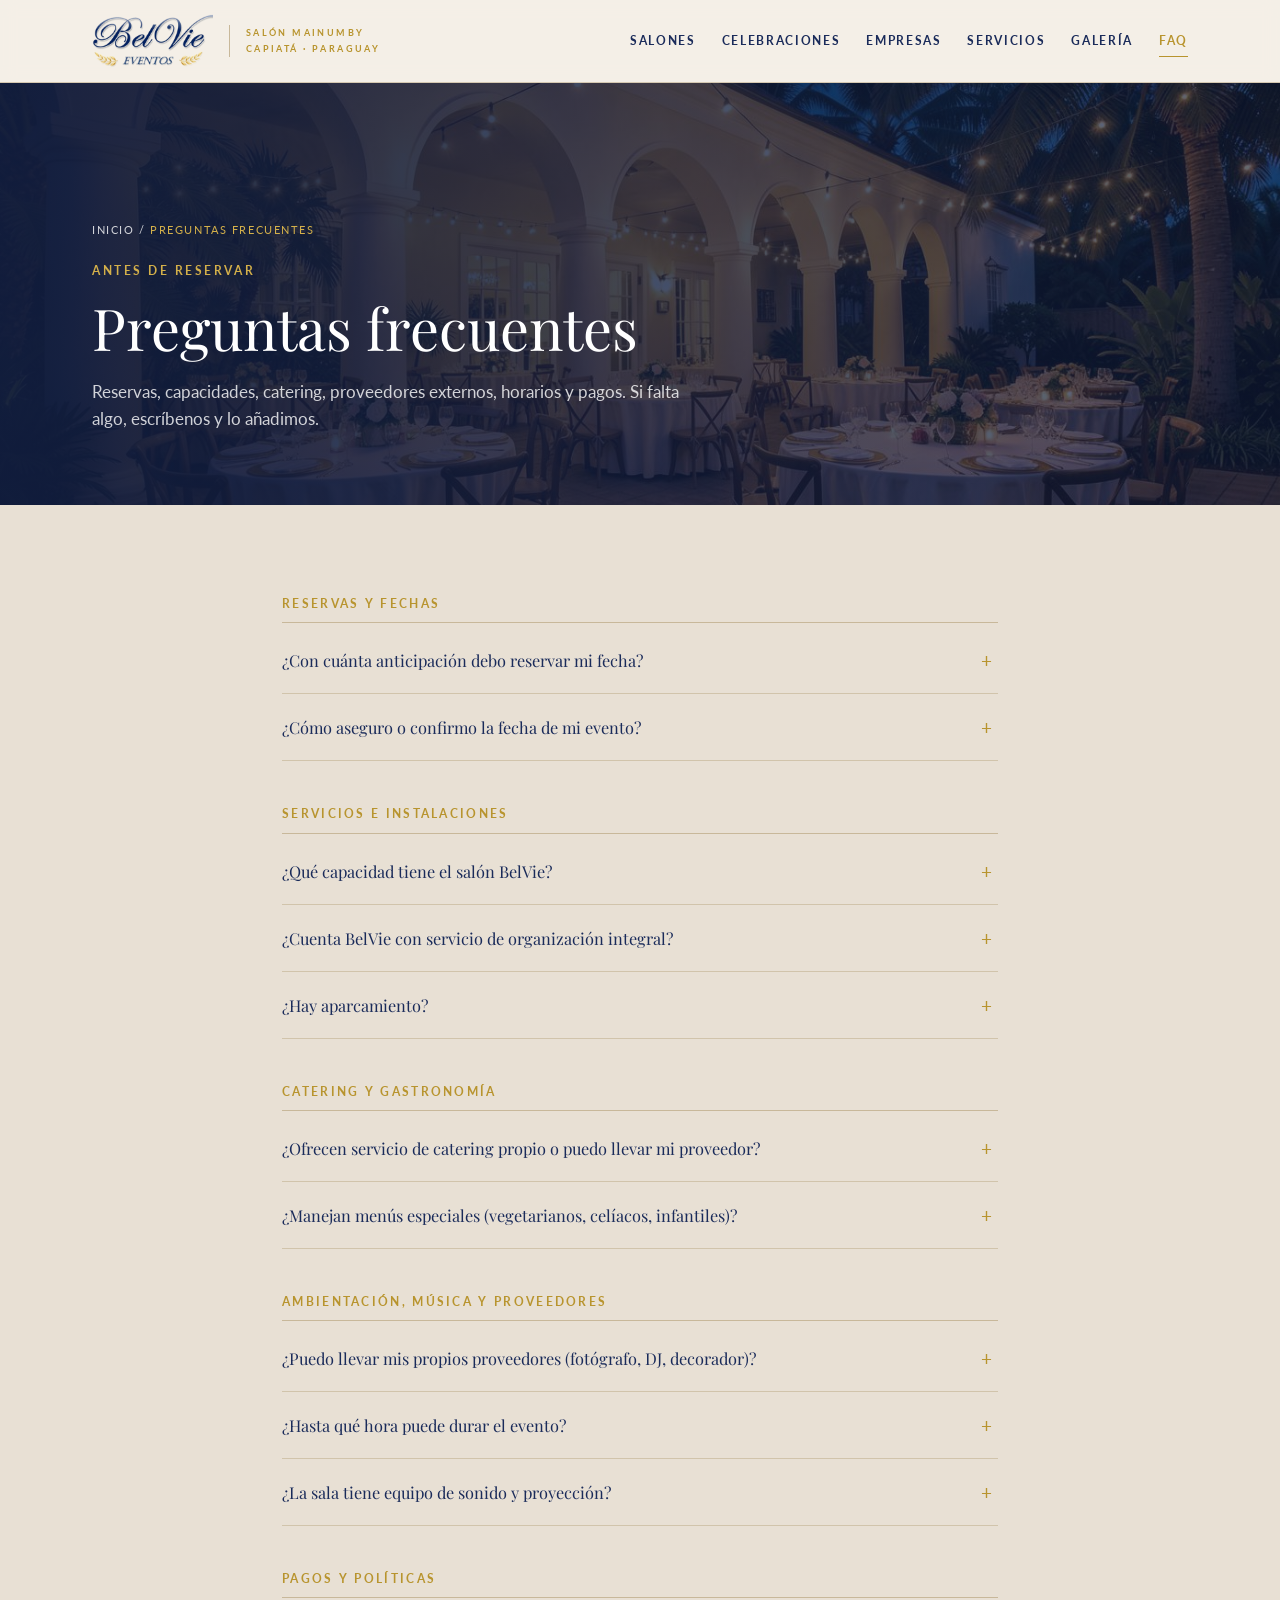
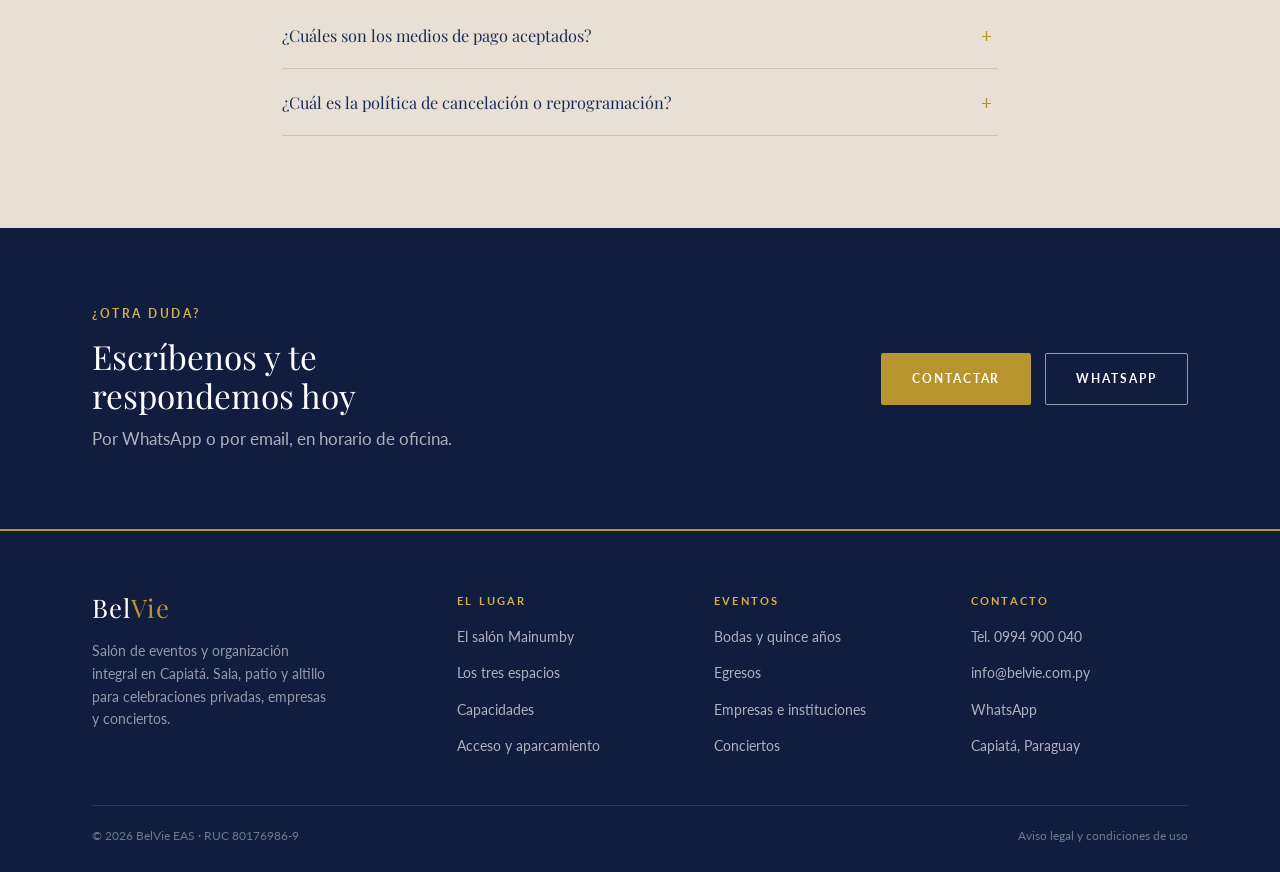
<file: faq.html>
<!DOCTYPE html>
<html lang="es">
<head>
  <meta charset="UTF-8" />
  <meta name="viewport" content="width=device-width, initial-scale=1.0" />
  <title>Preguntas frecuentes · BelVie · Salón Mainumby</title>
  <meta name="description" content="Reservas, capacidades, catering, proveedores externos, horarios, pagos y cancelación: todas las respuestas sobre el salón ?de Capiatá." />
  <link rel="preconnect" href="https://fonts.googleapis.com" />
  <link rel="preconnect" href="https://fonts.gstatic.com" crossorigin />
  <link href="https://fonts.googleapis.com/css2?family=Playfair+Display:ital,wght@0,400;0,500;1,400&family=Lato:wght@300;400;700&display=swap" rel="stylesheet" />
  <link rel="stylesheet" href="CSS/style.css" />
</head>
<body>

  <header class="site-header">
    <div class="header-inner">
      <a class="brand" href="index.html" aria-label="BelVie Eventos, salón ?en Capiatá">
        <img class="brand-logo" src="assets/img/logo-belvie.png" alt="BelVie Eventos" width="120" height="54" />
        <span class="brand-sub"><strong>Salón Mainumby</strong>Capiatá · Paraguay</span>
      </a>
      <button class="nav-toggle" aria-label="Abrir menú" aria-expanded="false">Menú</button>
      <nav class="nav">
        <a href="el-salon.html">Salones</a>
        <a href="celebraciones.html">Celebraciones</a>
        <a href="empresas.html">Empresas</a>
        <a href="servicios.html">Servicios</a>
        <a href="galeria.html">Galería</a>
        <a href="faq.html">FAQ</a>
      </nav>
    </div>
  </header>

  <section class="page-hero">
    <div class="page-hero__media crop-a"><img src="assets/img/mainumby.jpg" alt="Salón Mainumby" /></div>
    <div class="container">
      <p class="crumbs"><a href="index.html">Inicio</a> / <span>Preguntas frecuentes</span></p>
      <span class="eyebrow eyebrow--light">Antes de reservar</span>
      <h1>Preguntas frecuentes</h1>
      <p>Reservas, capacidades, catering, proveedores externos, horarios y pagos. Si falta algo, escríbenos y lo añadimos.</p>
    </div>
  </section>

  <section class="section">
    <div class="container narrow">
      <div class="faq-group">
        <h2 class="faq-category">Reservas y fechas</h2>
        <div class="faq-item">
          <button class="faq-q" aria-expanded="false">¿Con cuánta anticipación debo reservar mi fecha?</button>
          <div class="faq-a"><p>Contamos con todos los conocimientos técnicos necesarios a nivel interno y una amplia experiencia. Podemos responder con gran rapidez: dos días de antelación para eventos estándar y una semana en los demás casos, sujeto a la disponibilidad del salón. Ponte en contacto con nosotros sin más demora.</p></div>
        </div>
        <div class="faq-item">
          <button class="faq-q" aria-expanded="false">¿Cómo aseguro o confirmo la fecha de mi evento?</button>
          <div class="faq-a"><p>La fecha se asegura con la firma del contrato de prestación de servicios. El importe restante debe especificarse tal y como se establece en el contrato y, en cualquier caso, antes de que comience la instalación.</p></div>
        </div>
      </div>

      <div class="faq-group">
        <h2 class="faq-category">Servicios e instalaciones</h2>
        <div class="faq-item">
          <button class="faq-q" aria-expanded="false">¿Qué capacidad tiene el salón BelVie?</button>
          <div class="faq-a"><p>La sala principal admite 180 personas en formato mesa y 250 personas de pie. El patio recibe 150 personas. El aparcamiento tiene capacidad para 12 coches.</p></div>
        </div>
        <div class="faq-item">
          <button class="faq-q" aria-expanded="false">¿Cuenta BelVie con servicio de organización integral?</button>
          <div class="faq-a"><p>Sí. Nos encargamos de la planificación, la programación, la gestión de los proveedores y la logística antes, durante y después del evento, para que puedas disfrutarlo con total tranquilidad. Contamos con 15 años de experiencia y hemos organizado cientos de eventos. Pero lo que más nos enorgullece es tratar cada evento como si fuera el primero.</p></div>
        </div>
        <div class="faq-item">
          <button class="faq-q" aria-expanded="false">¿Hay aparcamiento?</button>
          <div class="faq-a"><p>Sí: aparcamiento privado, totalmente vallado, con vigilante y videovigilancia. Capacidad para 12 coches.</p></div>
        </div>
      </div>

      <div class="faq-group">
        <h2 class="faq-category">Catering y gastronomía</h2>
        <div class="faq-item">
          <button class="faq-q" aria-expanded="false">¿Ofrecen servicio de catering propio o puedo llevar mi proveedor?</button>
          <div class="faq-a"><p>Contamos con propuestas gastronómicas exclusivas y alianzas con empresas gastronómicas. Si deseas contratar un catering externo, debe ser evaluado y aprobado previamente para garantizar los estándares de calidad y el equipamiento de cocina.</p></div>
        </div>
        <div class="faq-item">
          <button class="faq-q" aria-expanded="false">¿Manejan menús especiales (vegetarianos, celíacos, infantiles)?</button>
          <div class="faq-a"><p>Absolutamente. Adecuamos el menú a las necesidades alimentarias de tus invitados, previa coordinación en la etapa de planificación.</p></div>
        </div>
      </div>

      <div class="faq-group">
        <h2 class="faq-category">Ambientación, música y proveedores</h2>
        <div class="faq-item">
          <button class="faq-q" aria-expanded="false">¿Puedo llevar mis propios proveedores (fotógrafo, DJ, decorador)?</button>
          <div class="faq-a"><p>Sí, puedes trabajar con tus proveedores de confianza. Todos los proveedores externos deberán coordinar previamente con nuestro equipo de logística el montaje, el desmontaje y los requisitos técnicos.</p></div>
        </div>
        <div class="faq-item">
          <button class="faq-q" aria-expanded="false">¿Hasta qué hora puede durar el evento?</button>
          <div class="faq-a"><p>El horario límite se establece en el contrato según el tipo de evento y las normativas vigentes de emisión de sonido. Es posible contratar horas adicionales previa coordinación.</p></div>
        </div>
        <div class="faq-item">
          <button class="faq-q" aria-expanded="false">¿La sala tiene equipo de sonido y proyección?</button>
          <div class="faq-a"><p>Sí. La sala cuenta con equipo audiovisual: proyector, pantallas, microfonía inalámbrica y sonido. Para conciertos, la acústica puede mejorarse con paneles reflectantes y hay una cabina para el técnico de sonido y luces.</p></div>
        </div>
      </div>

      <div class="faq-group">
        <h2 class="faq-category">Pagos y políticas</h2>
        <div class="faq-item">
          <button class="faq-q" aria-expanded="false">¿Cuáles son los medios de pago aceptados?</button>
          <div class="faq-a"><p>Aceptamos transferencias bancarias, depósitos y pagos en efectivo. Los importes se expresan en guaraníes (Gs).</p></div>
        </div>
        <div class="faq-item">
          <button class="faq-q" aria-expanded="false">¿Cuál es la política de cancelación o reprogramación?</button>
          <div class="faq-a"><p>Las condiciones de cancelación, reprogramación por fuerza mayor y devoluciones están contempladas de forma clara y transparente en nuestro contrato de servicios.</p></div>
        </div>
      </div>
    </div>
  </section>

  <section class="cta-band">
    <div class="container">
      <div>
        <span class="eyebrow eyebrow--light">¿Otra duda?</span>
        <h2>Escríbenos y te respondemos hoy</h2>
        <p>Por WhatsApp o por email, en horario de oficina.</p>
      </div>
      <div class="btn-row">
        <a class="btn btn--gold" href="contacto.html">Contactar</a>
        <a class="btn btn--outline" href="https://wa.me/595994900040" target="_blank" rel="noopener">WhatsApp</a>
      </div>
    </div>
  </section>

  <footer class="site-footer">
    <div class="container">
      <div class="footer-grid">
        <div>
          <span class="brand-mark">Bel<span>Vie</span></span>
          <p class="footer-tag">Salón de eventos y organización integral en Capiatá. Sala, patio y altillo para celebraciones privadas, empresas y conciertos.</p>
        </div>
        <div class="footer-col">
          <h4>El lugar</h4>
          <ul>
            <li><a href="el-salon.html">El salón Mainumby</a></li>
            <li><a href="el-salon.html#espacios">Los tres espacios</a></li>
            <li><a href="el-salon.html#capacidades">Capacidades</a></li>
            <li><a href="el-salon.html#acceso">Acceso y aparcamiento</a></li>
          </ul>
        </div>
        <div class="footer-col">
          <h4>Eventos</h4>
          <ul>
            <li><a href="celebraciones.html">Bodas y quince años</a></li>
            <li><a href="celebraciones.html#egresos">Egresos</a></li>
            <li><a href="empresas.html">Empresas e instituciones</a></li>
            <li><a href="empresas.html#conciertos">Conciertos</a></li>
          </ul>
        </div>
        <div class="footer-col">
          <h4>Contacto</h4>
          <ul>
            <li><a href="tel:+595994900040">Tel. 0994 900 040</a></li>
            <li><a href="mailto:info@belvie.com.py">info@belvie.com.py</a></li>
            <li><a href="https://wa.me/595994900040" target="_blank" rel="noopener">WhatsApp</a></li>
            <li><span>Capiatá, Paraguay</span></li>
          </ul>
        </div>
      </div>
      <div class="footer-bottom">
        <span>© 2026 BelVie EAS · RUC 80176986-9</span>
        <span><a href="aviso-legal.html">Aviso legal y condiciones de uso</a></span>
      </div>
    </div>
  </footer>

  <div class="mobile-bar">
    <a class="bar-call" href="tel:+595994900040">Llamar</a>
    <a class="bar-wa" href="https://wa.me/595994900040" target="_blank" rel="noopener">WhatsApp</a>
  </div>

  <script src="JS/main.js"></script>
</body>
</html>
</file>
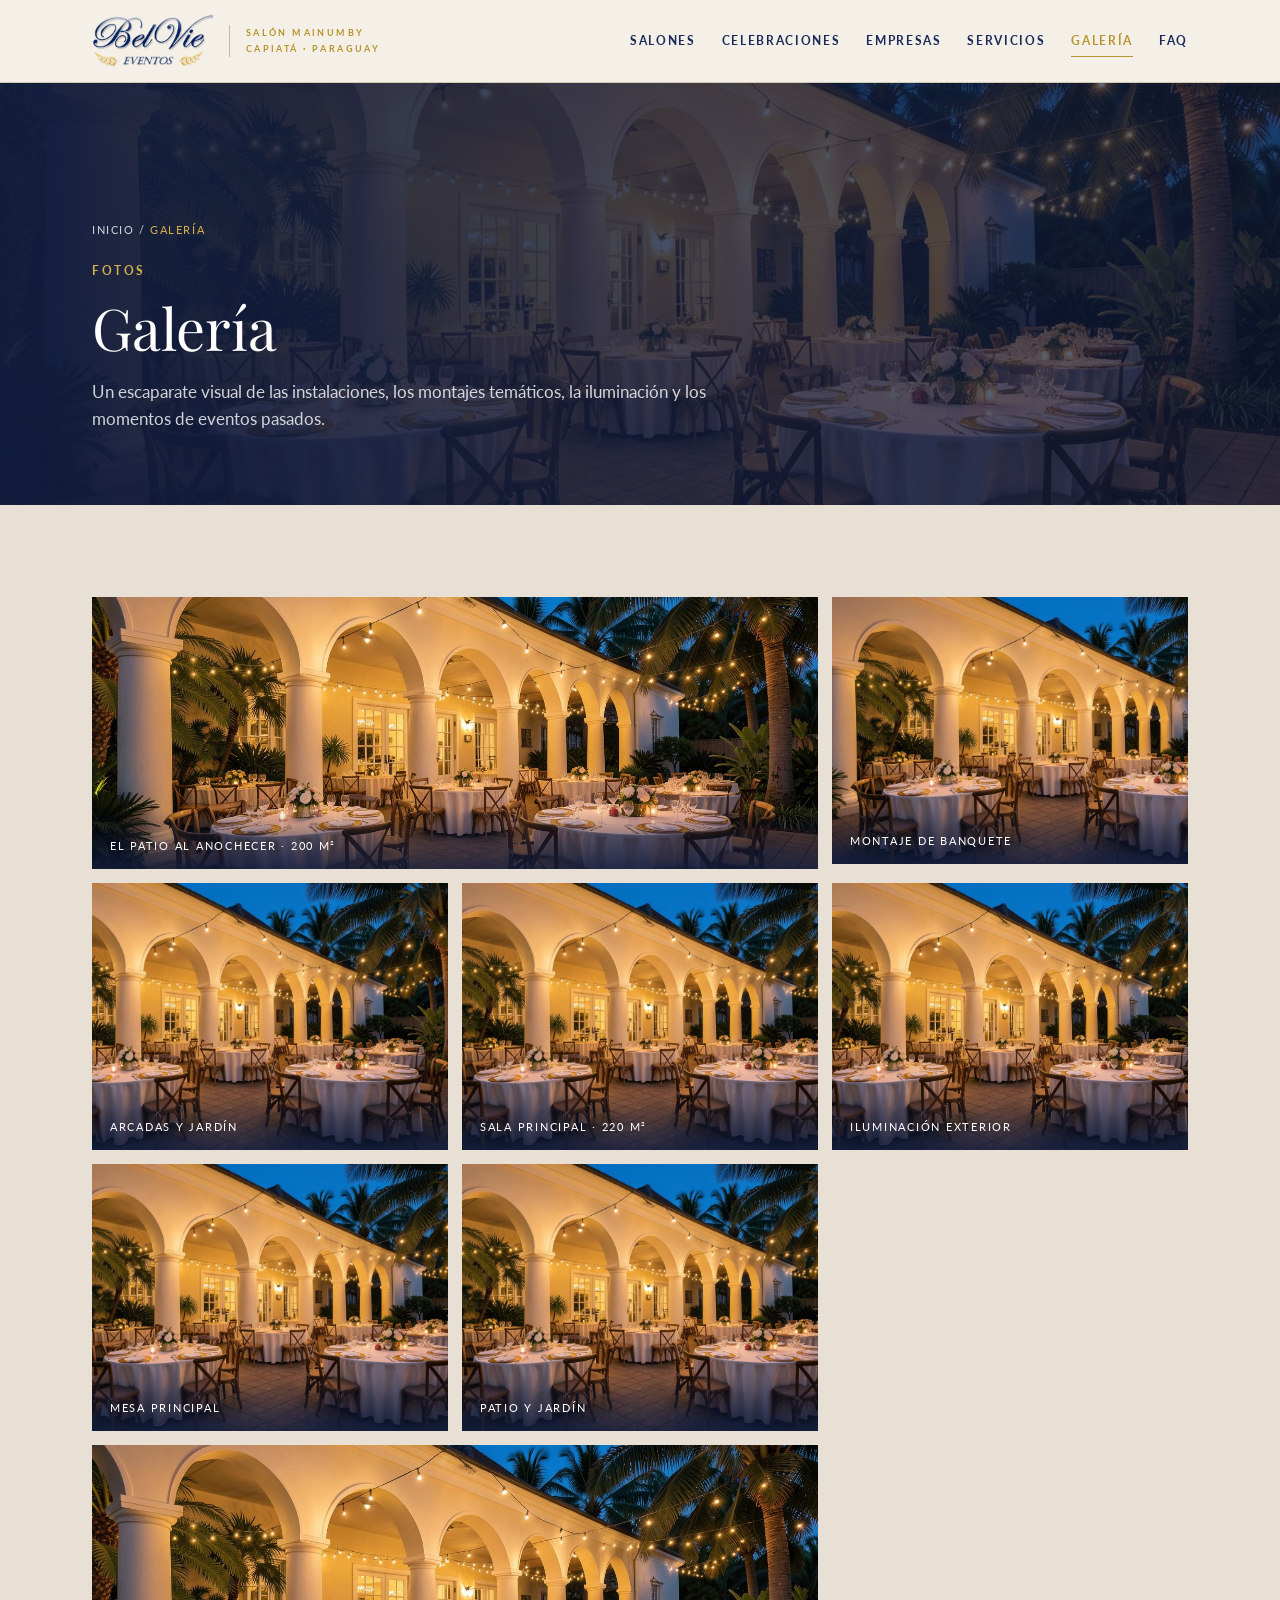
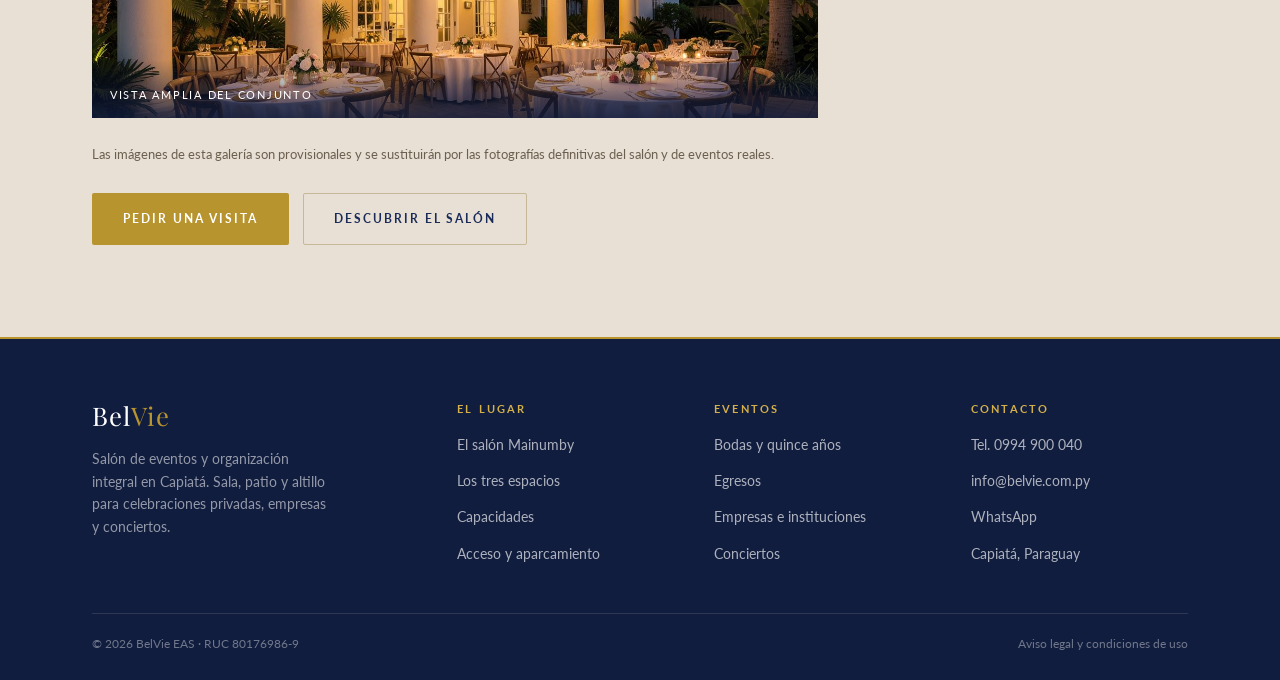
<file: galeria.html>
<!DOCTYPE html>
<html lang="es">
<head>
  <meta charset="UTF-8" />
  <meta name="viewport" content="width=device-width, initial-scale=1.0" />
  <title>Galería · Salón ?· BelVie Capiatá</title>
  <meta name="description" content="Galería del salón ?en Capiatá: la sala, el patio, el altillo y los montajes de eventos." />
  <link rel="preconnect" href="https://fonts.googleapis.com" />
  <link rel="preconnect" href="https://fonts.gstatic.com" crossorigin />
  <link href="https://fonts.googleapis.com/css2?family=Playfair+Display:ital,wght@0,400;0,500;1,400&family=Lato:wght@300;400;700&display=swap" rel="stylesheet" />
  <link rel="stylesheet" href="CSS/style.css" />
</head>
<body>

  <header class="site-header">
    <div class="header-inner">
      <a class="brand" href="index.html" aria-label="BelVie Eventos, salón ?en Capiatá">
        <img class="brand-logo" src="assets/img/logo-belvie.png" alt="BelVie Eventos" width="120" height="54" />
        <span class="brand-sub"><strong>Salón Mainumby</strong>Capiatá · Paraguay</span>
      </a>
      <button class="nav-toggle" aria-label="Abrir menú" aria-expanded="false">Menú</button>
      <nav class="nav">
        <a href="el-salon.html">Salones</a>
        <a href="celebraciones.html">Celebraciones</a>
        <a href="empresas.html">Empresas</a>
        <a href="servicios.html">Servicios</a>
        <a href="galeria.html">Galería</a>
        <a href="faq.html">FAQ</a>
      </nav>
    </div>
  </header>

  <section class="page-hero">
    <div class="page-hero__media crop-b"><img src="assets/img/mainumby.jpg" alt="Galería del salón Mainumby" /></div>
    <div class="container">
      <p class="crumbs"><a href="index.html">Inicio</a> / <span>Galería</span></p>
      <span class="eyebrow eyebrow--light">Fotos</span>
      <h1>Galería</h1>
      <p>Un escaparate visual de las instalaciones, los montajes temáticos, la iluminación y los momentos de eventos pasados.</p>
    </div>
  </section>

  <section class="section">
    <div class="container">
      <div class="gallery-grid">
        <figure class="gallery-item gallery-item--wide crop-a">
          <img src="assets/img/mainumby.jpg" alt="Vista general del patio al anochecer" />
          <figcaption class="gallery-item__label">El patio al anochecer · 200 m²</figcaption>
        </figure>
        <figure class="gallery-item crop-b">
          <img src="assets/img/mainumby.jpg" alt="Mesas vestidas para un banquete" />
          <figcaption class="gallery-item__label">Montaje de banquete</figcaption>
        </figure>
        <figure class="gallery-item crop-c">
          <img src="assets/img/mainumby.jpg" alt="Arcadas y vegetación" />
          <figcaption class="gallery-item__label">Arcadas y jardín</figcaption>
        </figure>
        <figure class="gallery-item crop-d">
          <img src="assets/img/mainumby.jpg" alt="Mesas en perspectiva" />
          <figcaption class="gallery-item__label">Sala principal · 220 m²</figcaption>
        </figure>
        <figure class="gallery-item crop-e">
          <img src="assets/img/mainumby.jpg" alt="Iluminación exterior" />
          <figcaption class="gallery-item__label">Iluminación exterior</figcaption>
        </figure>
        <figure class="gallery-item crop-a">
          <img src="assets/img/mainumby.jpg" alt="Detalle de la mesa principal" />
          <figcaption class="gallery-item__label">Mesa principal</figcaption>
        </figure>
        <figure class="gallery-item crop-d">
          <img src="assets/img/mainumby.jpg" alt="Patio y vegetación" />
          <figcaption class="gallery-item__label">Patio y jardín</figcaption>
        </figure>
        <figure class="gallery-item gallery-item--wide crop-e">
          <img src="assets/img/mainumby.jpg" alt="Vista amplia del salón" />
          <figcaption class="gallery-item__label">Vista amplia del conjunto</figcaption>
        </figure>
      </div>

      <p class="price-note" style="margin-top:26px">Las imágenes de esta galería son provisionales y se sustituirán por las fotografías definitivas del salón y de eventos reales.</p>

      <div class="btn-row" style="margin-top:28px">
        <a class="btn btn--gold" href="contacto.html">Pedir una visita</a>
        <a class="btn btn--line" href="el-salon.html">Descubrir el salón</a>
      </div>
    </div>
  </section>

  <footer class="site-footer">
    <div class="container">
      <div class="footer-grid">
        <div>
          <span class="brand-mark">Bel<span>Vie</span></span>
          <p class="footer-tag">Salón de eventos y organización integral en Capiatá. Sala, patio y altillo para celebraciones privadas, empresas y conciertos.</p>
        </div>
        <div class="footer-col">
          <h4>El lugar</h4>
          <ul>
            <li><a href="el-salon.html">El salón Mainumby</a></li>
            <li><a href="el-salon.html#espacios">Los tres espacios</a></li>
            <li><a href="el-salon.html#capacidades">Capacidades</a></li>
            <li><a href="el-salon.html#acceso">Acceso y aparcamiento</a></li>
          </ul>
        </div>
        <div class="footer-col">
          <h4>Eventos</h4>
          <ul>
            <li><a href="celebraciones.html">Bodas y quince años</a></li>
            <li><a href="celebraciones.html#egresos">Egresos</a></li>
            <li><a href="empresas.html">Empresas e instituciones</a></li>
            <li><a href="empresas.html#conciertos">Conciertos</a></li>
          </ul>
        </div>
        <div class="footer-col">
          <h4>Contacto</h4>
          <ul>
            <li><a href="tel:+595994900040">Tel. 0994 900 040</a></li>
            <li><a href="mailto:info@belvie.com.py">info@belvie.com.py</a></li>
            <li><a href="https://wa.me/595994900040" target="_blank" rel="noopener">WhatsApp</a></li>
            <li><span>Capiatá, Paraguay</span></li>
          </ul>
        </div>
      </div>
      <div class="footer-bottom">
        <span>© 2026 BelVie EAS · RUC 80176986-9</span>
        <span><a href="aviso-legal.html">Aviso legal y condiciones de uso</a></span>
      </div>
    </div>
  </footer>

  <div class="mobile-bar">
    <a class="bar-call" href="tel:+595994900040">Llamar</a>
    <a class="bar-wa" href="https://wa.me/595994900040" target="_blank" rel="noopener">WhatsApp</a>
  </div>

  <script src="JS/main.js"></script>
</body>
</html>
</file>
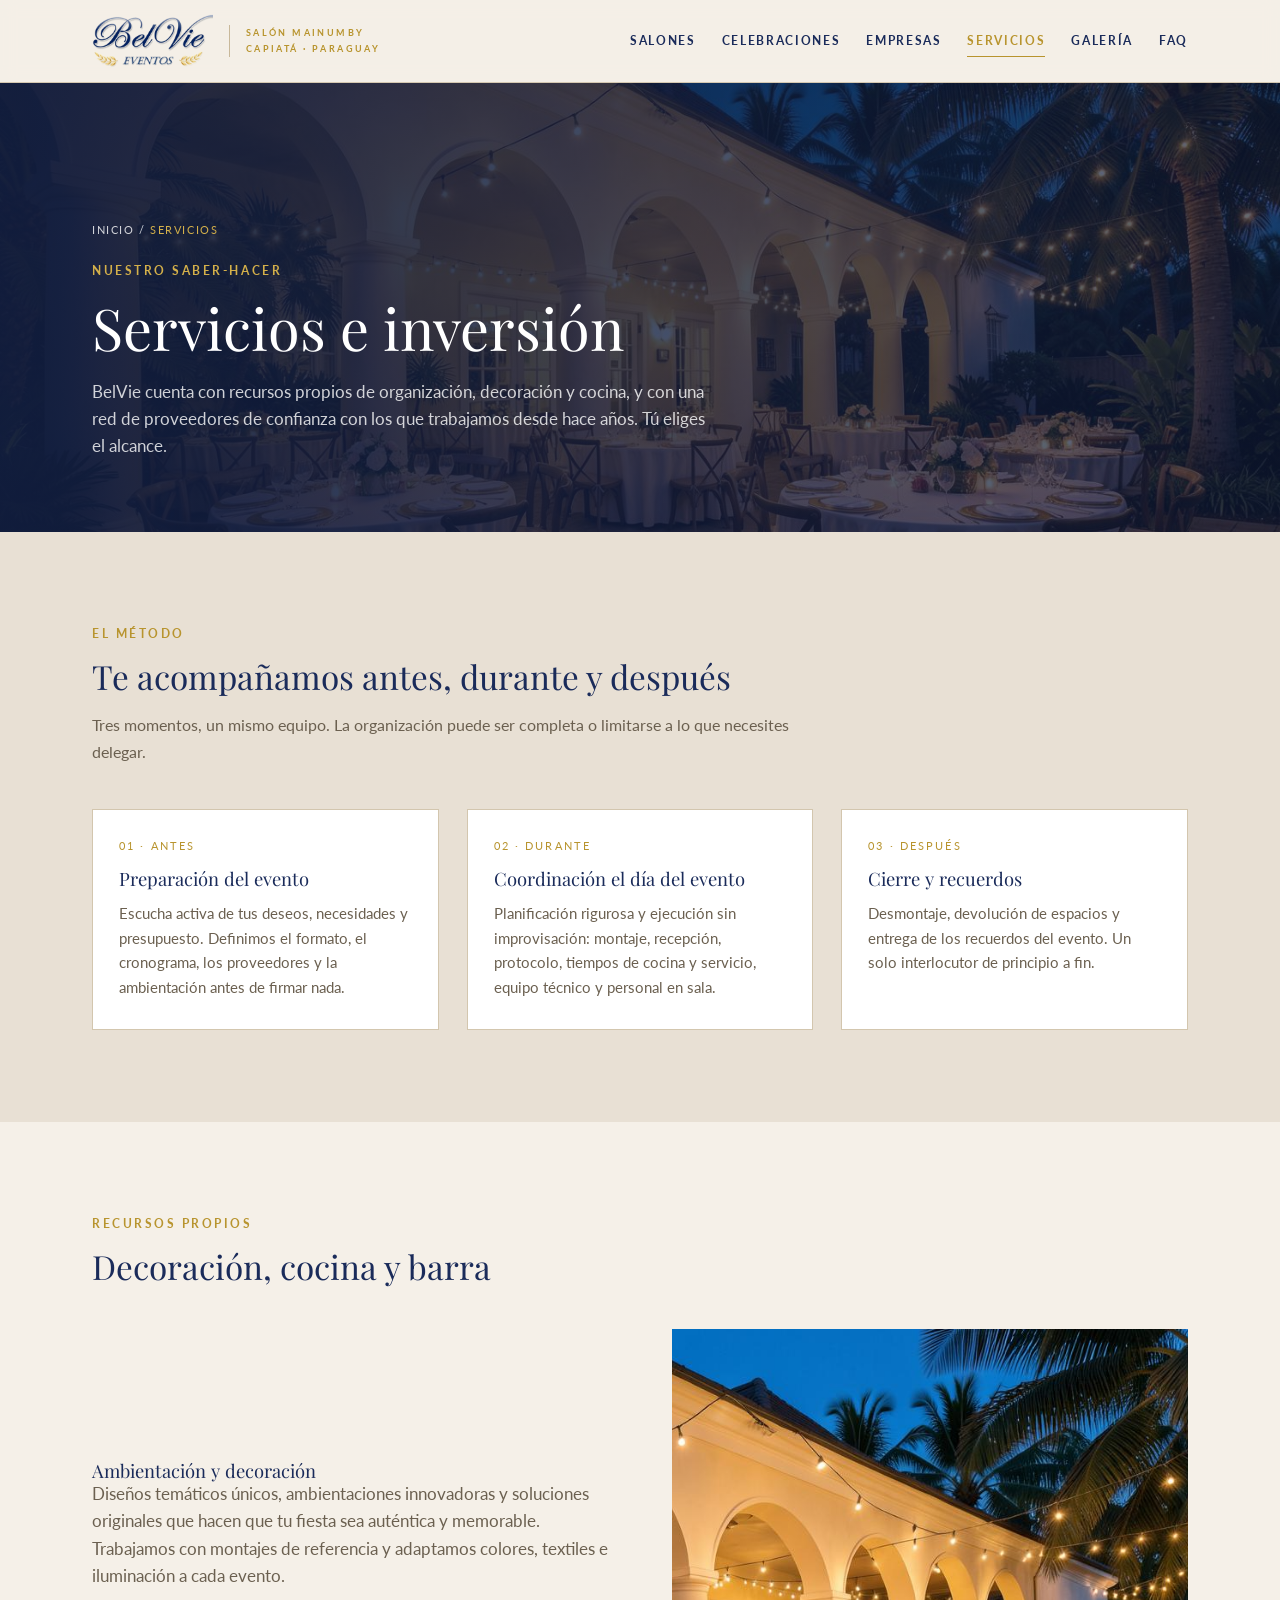
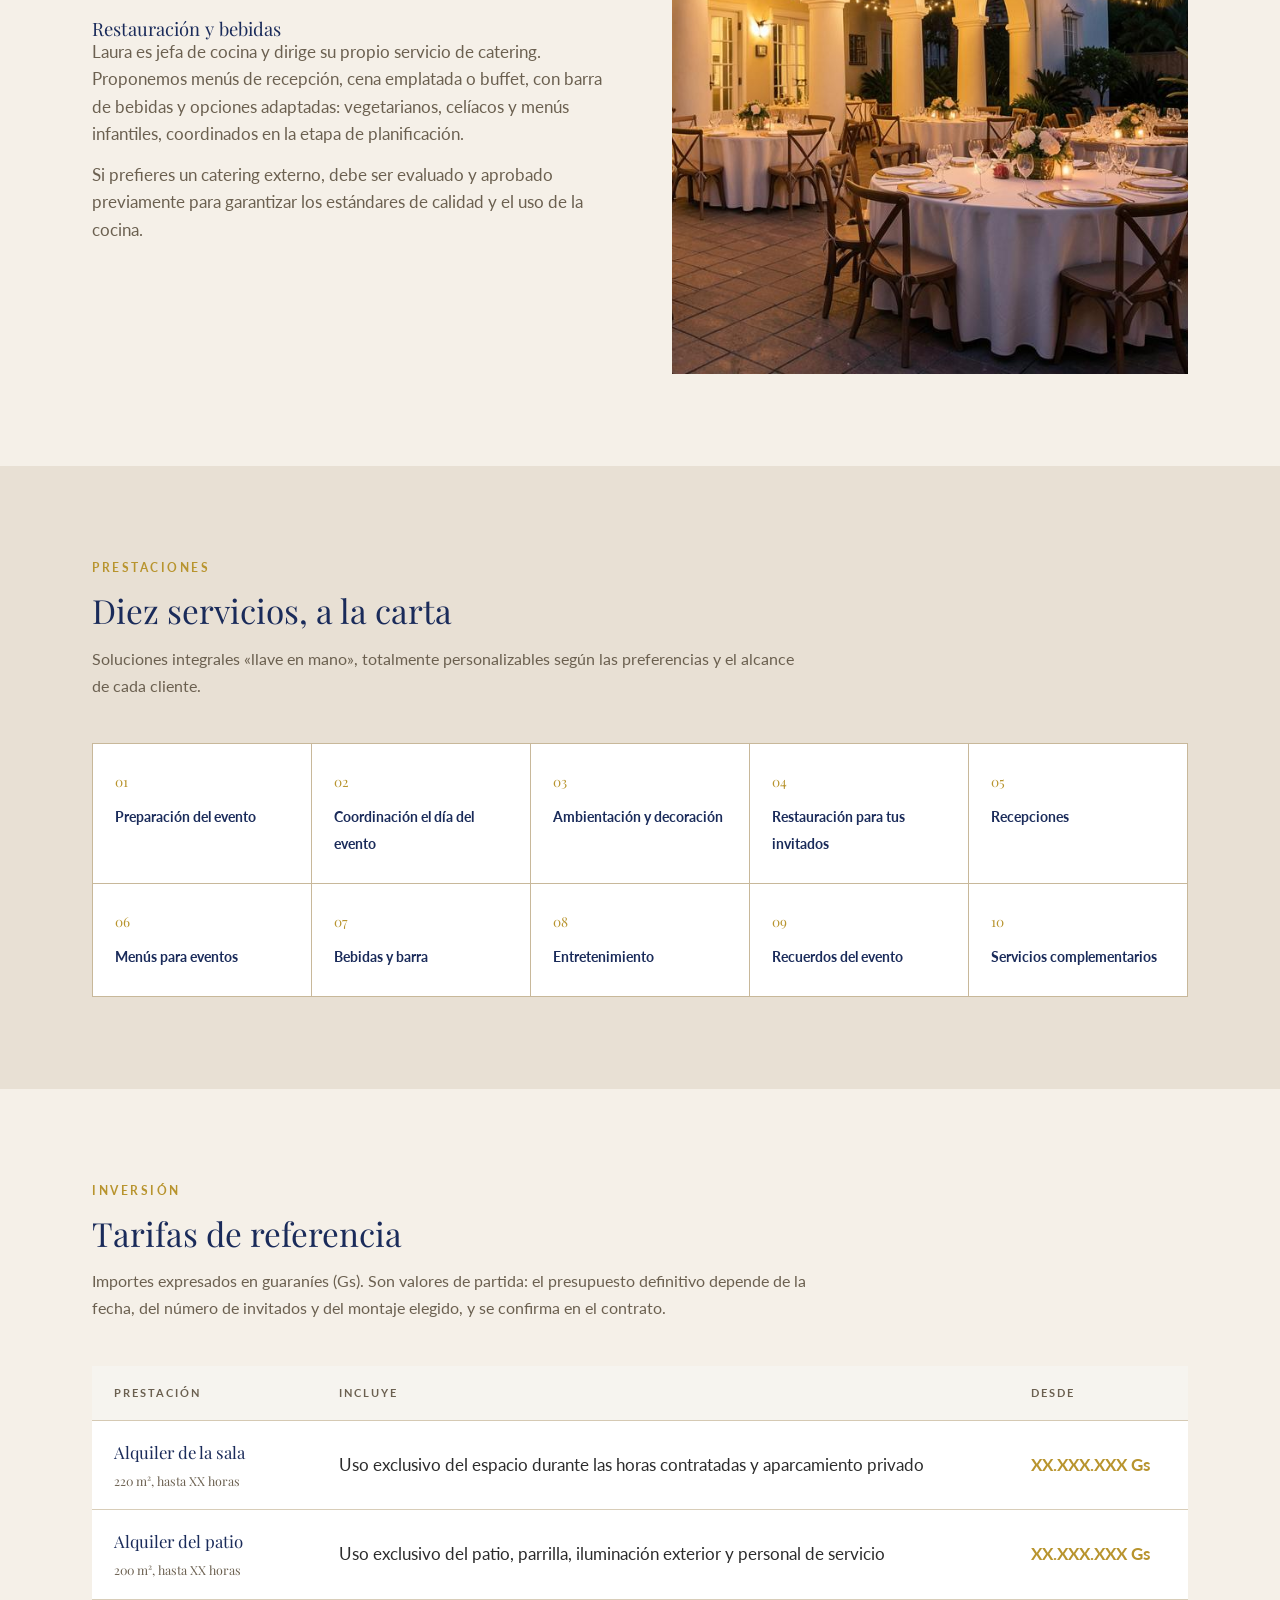
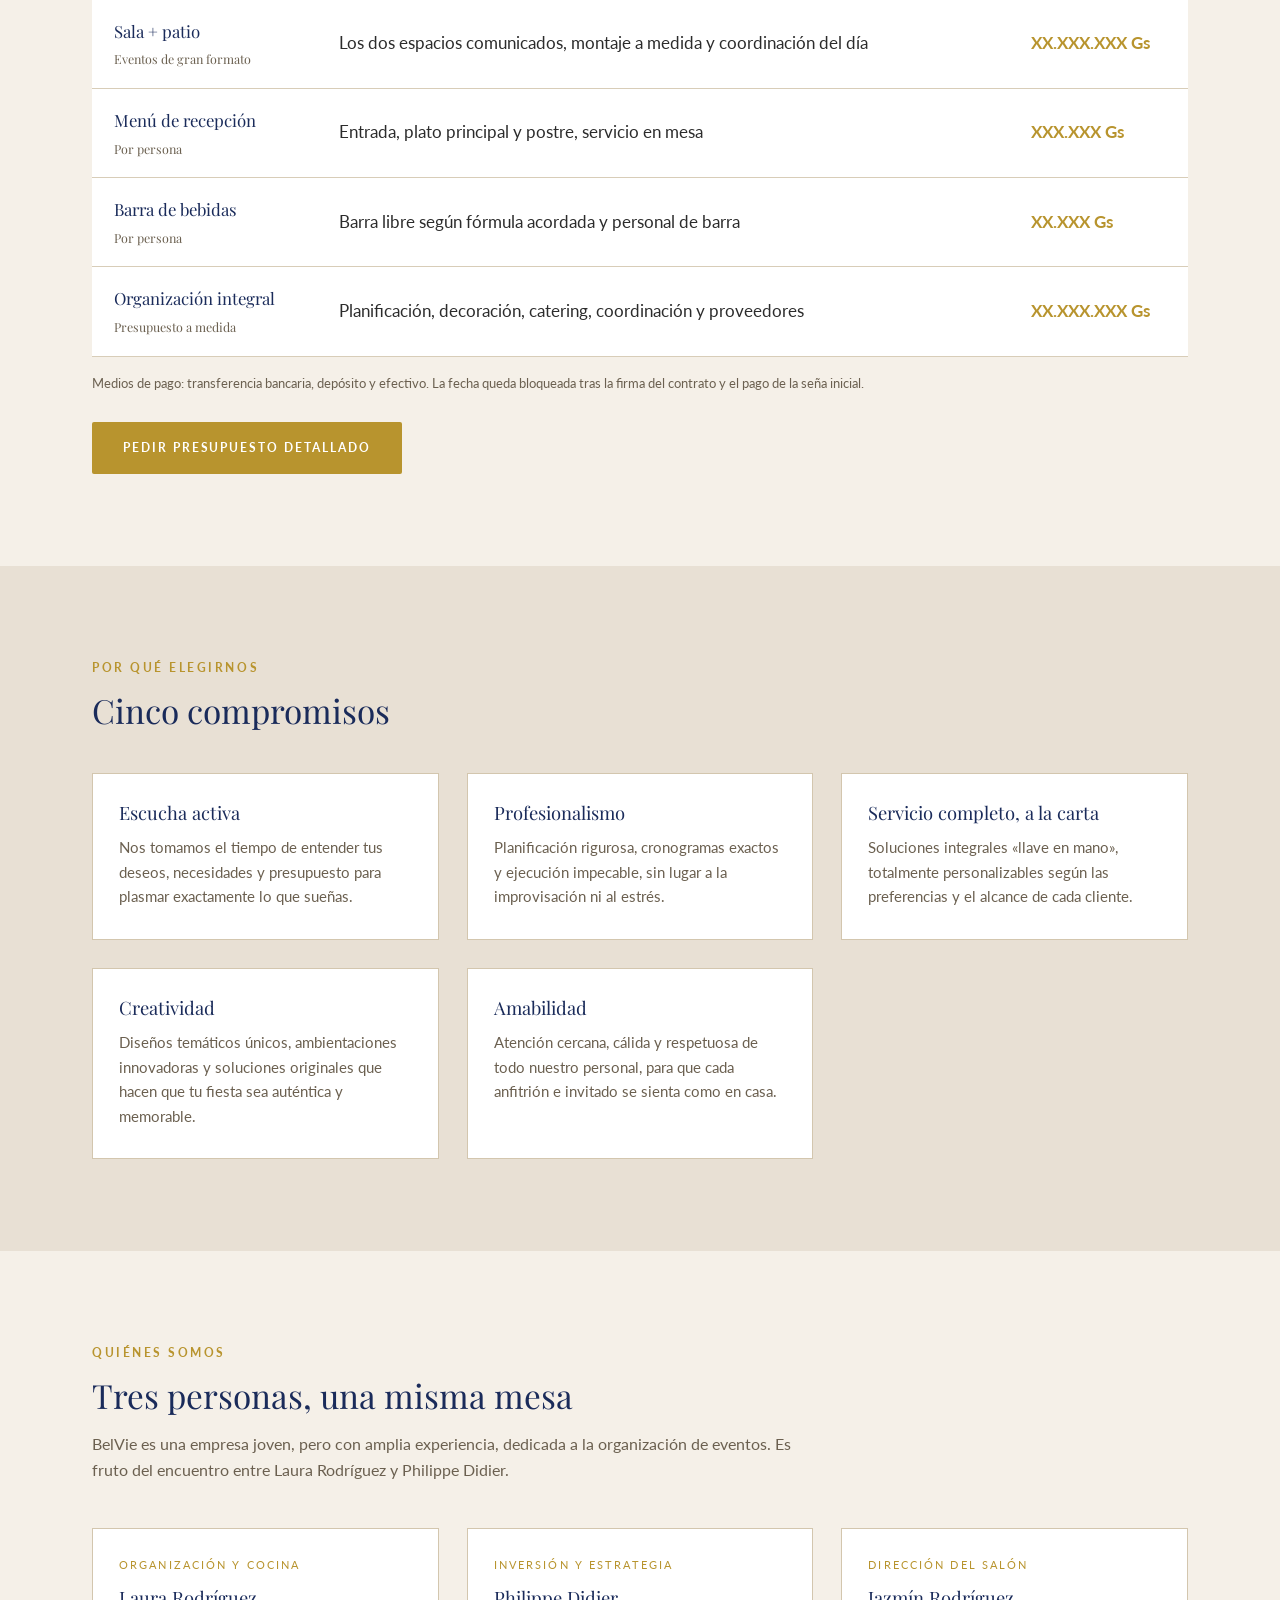
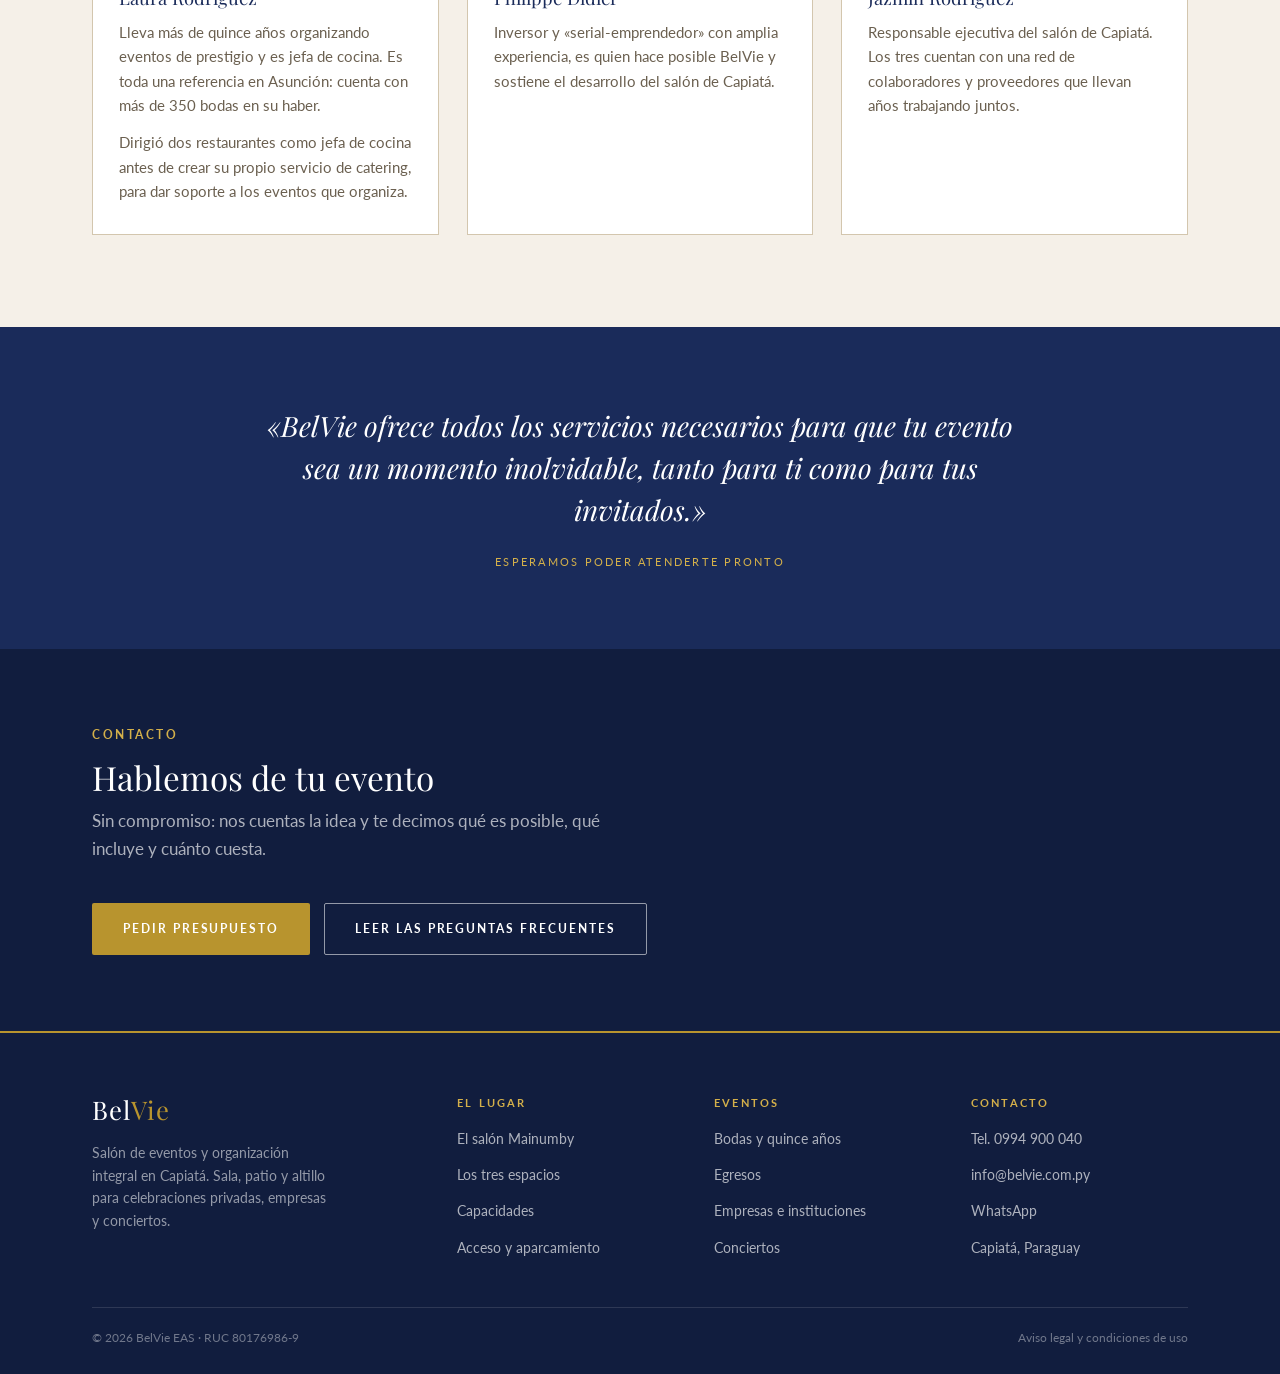
<file: servicios.html>
<!DOCTYPE html>
<html lang="es">
<head>
  <meta charset="UTF-8" />
  <meta name="viewport" content="width=device-width, initial-scale=1.0" />
  <title>Servicios, tarifas y quiénes somos · BelVie</title>
  <meta name="description" content="Organización integral, catering, decoración y coordinación. Servicios, inversión en guaraníes y el equipo de BelVie, salón ?en Capiatá." />
  <link rel="preconnect" href="https://fonts.googleapis.com" />
  <link rel="preconnect" href="https://fonts.gstatic.com" crossorigin />
  <link href="https://fonts.googleapis.com/css2?family=Playfair+Display:ital,wght@0,400;0,500;1,400&family=Lato:wght@300;400;700&display=swap" rel="stylesheet" />
  <link rel="stylesheet" href="CSS/style.css" />
</head>
<body>

  <header class="site-header">
    <div class="header-inner">
      <a class="brand" href="index.html" aria-label="BelVie Eventos, salón ?en Capiatá">
        <img class="brand-logo" src="assets/img/logo-belvie.png" alt="BelVie Eventos" width="120" height="54" />
        <span class="brand-sub"><strong>Salón Mainumby</strong>Capiatá · Paraguay</span>
      </a>
      <button class="nav-toggle" aria-label="Abrir menú" aria-expanded="false">Menú</button>
      <nav class="nav">
        <a href="el-salon.html">Salones</a>
        <a href="celebraciones.html">Celebraciones</a>
        <a href="empresas.html">Empresas</a>
        <a href="servicios.html">Servicios</a>
        <a href="galeria.html">Galería</a>
        <a href="faq.html">FAQ</a>
      </nav>
    </div>
  </header>

  <section class="page-hero">
    <div class="page-hero__media crop-e"><img src="assets/img/mainumby.jpg" alt="Salón ?al anochecer" /></div>
    <div class="container">
      <p class="crumbs"><a href="index.html">Inicio</a> / <span>Servicios</span></p>
      <span class="eyebrow eyebrow--light">Nuestro saber-hacer</span>
      <h1>Servicios e inversión</h1>
      <p>BelVie cuenta con recursos propios de organización, decoración y cocina, y con una red de proveedores de confianza con los que trabajamos desde hace años. Tú eliges el alcance.</p>
    </div>
  </section>

  <section class="section">
    <div class="container">
      <div class="section-head">
        <span class="eyebrow">El método</span>
        <h2>Te acompañamos antes, durante y después</h2>
        <p>Tres momentos, un mismo equipo. La organización puede ser completa o limitarse a lo que necesites delegar.</p>
      </div>

      <div class="grid grid--3">
        <article class="card">
          <div class="card__body">
            <span class="card__kicker">01 · Antes</span>
            <h3>Preparación del evento</h3>
            <p>Escucha activa de tus deseos, necesidades y presupuesto. Definimos el formato, el cronograma, los proveedores y la ambientación antes de firmar nada.</p>
          </div>
        </article>
        <article class="card">
          <div class="card__body">
            <span class="card__kicker">02 · Durante</span>
            <h3>Coordinación el día del evento</h3>
            <p>Planificación rigurosa y ejecución sin improvisación: montaje, recepción, protocolo, tiempos de cocina y servicio, equipo técnico y personal en sala.</p>
          </div>
        </article>
        <article class="card">
          <div class="card__body">
            <span class="card__kicker">03 · Después</span>
            <h3>Cierre y recuerdos</h3>
            <p>Desmontaje, devolución de espacios y entrega de los recuerdos del evento. Un solo interlocutor de principio a fin.</p>
          </div>
        </article>
      </div>
    </div>
  </section>

  <section class="section section--alt">
    <div class="container">
      <div class="section-head">
        <span class="eyebrow">Recursos propios</span>
        <h2>Decoración, cocina y barra</h2>
      </div>
      <div class="split">
        <div>
          <h3>Ambientación y decoración</h3>
          <p>Diseños temáticos únicos, ambientaciones innovadoras y soluciones originales que hacen que tu fiesta sea auténtica y memorable. Trabajamos con montajes de referencia y adaptamos colores, textiles e iluminación a cada evento.</p>
          <h3 style="margin-top:28px">Restauración y bebidas</h3>
          <p>Laura es jefa de cocina y dirige su propio servicio de catering. Proponemos menús de recepción, cena emplatada o buffet, con barra de bebidas y opciones adaptadas: vegetarianos, celíacos y menús infantiles, coordinados en la etapa de planificación.</p>
          <p>Si prefieres un catering externo, debe ser evaluado y aprobado previamente para garantizar los estándares de calidad y el uso de la cocina.</p>
        </div>
        <div class="split__media crop-c">
          <img src="assets/img/mainumby.jpg" alt="Montaje de mesas y decoración" />
        </div>
      </div>
    </div>
  </section>

  <section class="section">
    <div class="container">
      <div class="section-head">
        <span class="eyebrow">Prestaciones</span>
        <h2>Diez servicios, a la carta</h2>
        <p>Soluciones integrales «llave en mano», totalmente personalizables según las preferencias y el alcance de cada cliente.</p>
      </div>

      <div class="presta-grid">
        <div class="presta"><span class="presta__num">01</span><span class="presta__name">Preparación del evento</span></div>
        <div class="presta"><span class="presta__num">02</span><span class="presta__name">Coordinación el día del evento</span></div>
        <div class="presta"><span class="presta__num">03</span><span class="presta__name">Ambientación y decoración</span></div>
        <div class="presta"><span class="presta__num">04</span><span class="presta__name">Restauración para tus invitados</span></div>
        <div class="presta"><span class="presta__num">05</span><span class="presta__name">Recepciones</span></div>
        <div class="presta"><span class="presta__num">06</span><span class="presta__name">Menús para eventos</span></div>
        <div class="presta"><span class="presta__num">07</span><span class="presta__name">Bebidas y barra</span></div>
        <div class="presta"><span class="presta__num">08</span><span class="presta__name">Entretenimiento</span></div>
        <div class="presta"><span class="presta__num">09</span><span class="presta__name">Recuerdos del evento</span></div>
        <div class="presta"><span class="presta__num">10</span><span class="presta__name">Servicios complementarios</span></div>
      </div>
    </div>
  </section>

  <section class="section section--alt" id="tarifas">
    <div class="container">
      <div class="section-head">
        <span class="eyebrow">Inversión</span>
        <h2>Tarifas de referencia</h2>
        <p>Importes expresados en guaraníes (Gs). Son valores de partida: el presupuesto definitivo depende de la fecha, del número de invitados y del montaje elegido, y se confirma en el contrato.</p>
      </div>

      <table class="price-table">
        <thead>
          <tr>
            <th>Prestación</th>
            <th>Incluye</th>
            <th>Desde</th>
          </tr>
        </thead>
        <tbody>
          <tr>
            <td>Alquiler de la sala<small>220 m², hasta XX horas</small></td>
            <td>Uso exclusivo del espacio durante las horas contratadas y aparcamiento privado</td>
            <td class="amount">XX.XXX.XXX Gs</td>
          </tr>
          <tr>
            <td>Alquiler del patio<small>200 m², hasta XX horas</small></td>
            <td>Uso exclusivo del patio, parrilla, iluminación exterior y personal de servicio</td>
            <td class="amount">XX.XXX.XXX Gs</td>
          </tr>
          <tr>
            <td>Sala + patio<small>Eventos de gran formato</small></td>
            <td>Los dos espacios comunicados, montaje a medida y coordinación del día</td>
            <td class="amount">XX.XXX.XXX Gs</td>
          </tr>
          <tr>
            <td>Menú de recepción<small>Por persona</small></td>
            <td>Entrada, plato principal y postre, servicio en mesa</td>
            <td class="amount">XXX.XXX Gs</td>
          </tr>
          <tr>
            <td>Barra de bebidas<small>Por persona</small></td>
            <td>Barra libre según fórmula acordada y personal de barra</td>
            <td class="amount">XX.XXX Gs</td>
          </tr>
          <tr>
            <td>Organización integral<small>Presupuesto a medida</small></td>
            <td>Planificación, decoración, catering, coordinación y proveedores</td>
            <td class="amount">XX.XXX.XXX Gs</td>
          </tr>
        </tbody>
      </table>
      <p class="price-note">Medios de pago: transferencia bancaria, depósito y efectivo. La fecha queda bloqueada tras la firma del contrato y el pago de la seña inicial.</p>

      <div class="btn-row" style="margin-top:28px">
        <a class="btn btn--gold" href="contacto.html">Pedir presupuesto detallado</a>
      </div>
    </div>
  </section>

  <section class="section">
    <div class="container">
      <div class="section-head">
        <span class="eyebrow">Por qué elegirnos</span>
        <h2>Cinco compromisos</h2>
      </div>
      <div class="grid grid--3">
        <article class="card">
          <div class="card__body">
            <h3>Escucha activa</h3>
            <p>Nos tomamos el tiempo de entender tus deseos, necesidades y presupuesto para plasmar exactamente lo que sueñas.</p>
          </div>
        </article>
        <article class="card">
          <div class="card__body">
            <h3>Profesionalismo</h3>
            <p>Planificación rigurosa, cronogramas exactos y ejecución impecable, sin lugar a la improvisación ni al estrés.</p>
          </div>
        </article>
        <article class="card">
          <div class="card__body">
            <h3>Servicio completo, a la carta</h3>
            <p>Soluciones integrales «llave en mano», totalmente personalizables según las preferencias y el alcance de cada cliente.</p>
          </div>
        </article>
        <article class="card">
          <div class="card__body">
            <h3>Creatividad</h3>
            <p>Diseños temáticos únicos, ambientaciones innovadoras y soluciones originales que hacen que tu fiesta sea auténtica y memorable.</p>
          </div>
        </article>
        <article class="card">
          <div class="card__body">
            <h3>Amabilidad</h3>
            <p>Atención cercana, cálida y respetuosa de todo nuestro personal, para que cada anfitrión e invitado se sienta como en casa.</p>
          </div>
        </article>
      </div>
    </div>
  </section>

  <section class="section section--alt" id="nosotros">
    <div class="container">
      <div class="section-head">
        <span class="eyebrow">Quiénes somos</span>
        <h2>Tres personas, una misma mesa</h2>
        <p>BelVie es una empresa joven, pero con amplia experiencia, dedicada a la organización de eventos. Es fruto del encuentro entre Laura Rodríguez y Philippe Didier.</p>
      </div>

      <div class="grid grid--3">
        <article class="card">
          <div class="card__body">
            <span class="card__kicker">Organización y cocina</span>
            <h3>Laura Rodríguez</h3>
            <p>Lleva más de quince años organizando eventos de prestigio y es jefa de cocina. Es toda una referencia en Asunción: cuenta con más de 350 bodas en su haber.</p>
            <p>Dirigió dos restaurantes como jefa de cocina antes de crear su propio servicio de catering, para dar soporte a los eventos que organiza.</p>
          </div>
        </article>
        <article class="card">
          <div class="card__body">
            <span class="card__kicker">Inversión y estrategia</span>
            <h3>Philippe Didier</h3>
            <p>Inversor y «serial-emprendedor» con amplia experiencia, es quien hace posible BelVie y sostiene el desarrollo del salón de Capiatá.</p>
          </div>
        </article>
        <article class="card">
          <div class="card__body">
            <span class="card__kicker">Dirección del salón</span>
            <h3>Jazmín Rodríguez</h3>
            <p>Responsable ejecutiva del salón de Capiatá. Los tres cuentan con una red de colaboradores y proveedores que llevan años trabajando juntos.</p>
          </div>
        </article>
      </div>
    </div>
  </section>

  <section class="quote-band">
    <div class="container">
      <blockquote>«BelVie ofrece todos los servicios necesarios para que tu evento sea un momento inolvidable, tanto para ti como para tus invitados.»</blockquote>
      <cite>Esperamos poder atenderte pronto</cite>
    </div>
  </section>

  <section class="cta-band">
    <div class="container">
      <div>
        <span class="eyebrow eyebrow--light">Contacto</span>
        <h2>Hablemos de tu evento</h2>
        <p>Sin compromiso: nos cuentas la idea y te decimos qué es posible, qué incluye y cuánto cuesta.</p>
      </div>
      <div class="btn-row">
        <a class="btn btn--gold" href="contacto.html">Pedir presupuesto</a>
        <a class="btn btn--outline" href="faq.html">Leer las preguntas frecuentes</a>
      </div>
    </div>
  </section>

  <footer class="site-footer">
    <div class="container">
      <div class="footer-grid">
        <div>
          <span class="brand-mark">Bel<span>Vie</span></span>
          <p class="footer-tag">Salón de eventos y organización integral en Capiatá. Sala, patio y altillo para celebraciones privadas, empresas y conciertos.</p>
        </div>
        <div class="footer-col">
          <h4>El lugar</h4>
          <ul>
            <li><a href="el-salon.html">El salón Mainumby</a></li>
            <li><a href="el-salon.html#espacios">Los tres espacios</a></li>
            <li><a href="el-salon.html#capacidades">Capacidades</a></li>
            <li><a href="el-salon.html#acceso">Acceso y aparcamiento</a></li>
          </ul>
        </div>
        <div class="footer-col">
          <h4>Eventos</h4>
          <ul>
            <li><a href="celebraciones.html">Bodas y quince años</a></li>
            <li><a href="celebraciones.html#egresos">Egresos</a></li>
            <li><a href="empresas.html">Empresas e instituciones</a></li>
            <li><a href="empresas.html#conciertos">Conciertos</a></li>
          </ul>
        </div>
        <div class="footer-col">
          <h4>Contacto</h4>
          <ul>
            <li><a href="tel:+595994900040">Tel. 0994 900 040</a></li>
            <li><a href="mailto:info@belvie.com.py">info@belvie.com.py</a></li>
            <li><a href="https://wa.me/595994900040" target="_blank" rel="noopener">WhatsApp</a></li>
            <li><span>Capiatá, Paraguay</span></li>
          </ul>
        </div>
      </div>
      <div class="footer-bottom">
        <span>© 2026 BelVie EAS · RUC 80176986-9</span>
        <span><a href="aviso-legal.html">Aviso legal y condiciones de uso</a></span>
      </div>
    </div>
  </footer>

  <div class="mobile-bar">
    <a class="bar-call" href="tel:+595994900040">Llamar</a>
    <a class="bar-wa" href="https://wa.me/595994900040" target="_blank" rel="noopener">WhatsApp</a>
  </div>

  <script src="JS/main.js"></script>
</body>
</html>
</file>
<file: CSS/style.css>
/* ==========================================================
   BelVie — Salón ?· Capiatá
   Palette d'origine du site BelVie (ivoire / marine / or)
   ========================================================== */

:root {
  --bg:        #e8e0d4;
  --bg-alt:    #f5f0e8;
  --navy:      #1a2b5a;
  --navy-dark: #111d3e;
  --gold:      #b8942e;
  --gold-lt:   #d4b04a;
  --text:      #2c2c2c;
  --muted:     #6b6050;
  --border:    #c8b89a;
  --white:     #ffffff;
  --radius:    2px;
  --serif:     'Playfair Display', Georgia, serif;
  --sans:      'Lato', -apple-system, BlinkMacSystemFont, 'Helvetica Neue', sans-serif;
  --container: 1160px;
}

*, *::before, *::after { box-sizing: border-box; margin: 0; padding: 0; }

html { scroll-behavior: smooth; -webkit-text-size-adjust: 100%; }

body {
  font-family: var(--sans);
  background: var(--bg);
  color: var(--text);
  line-height: 1.65;
  font-size: 16.5px;
  -webkit-font-smoothing: antialiased;
}

img { display: block; max-width: 100%; }
a { color: inherit; text-decoration: none; }
ul { list-style: none; }

h1, h2, h3, h4 { font-family: var(--serif); font-weight: 400; color: var(--navy); line-height: 1.15; }
h1 { font-size: clamp(2.1rem, 4.6vw, 3.6rem); }
h2 { font-size: clamp(1.6rem, 2.6vw, 2.3rem); }
h3 { font-size: 1.15rem; }
p  { color: var(--muted); }

.container { max-width: var(--container); margin: 0 auto; padding: 0 32px; }
.narrow     { max-width: 780px; }

.eyebrow {
  display: block;
  font-size: 0.72rem; font-weight: 700;
  letter-spacing: 0.22em; text-transform: uppercase;
  color: var(--gold); margin-bottom: 14px;
}
.eyebrow--light { color: var(--gold-lt); }

.section { padding: 92px 0; }
.section--alt { background: var(--bg-alt); }
.section--navy { background: var(--navy-dark); }
.section--navy h2, .section--navy h3 { color: var(--white); }
.section--navy p { color: rgba(255,255,255,0.68); }

.section-head { margin-bottom: 44px; max-width: 720px; }
.section-head p { font-size: 1.02rem; margin-top: 16px; }

.rule { width: 56px; height: 2px; background: var(--gold); margin: 20px 0 0; }

/* ==============================
   BOUTONS
   ============================== */
.btn {
  display: inline-block;
  font-size: 0.76rem; font-weight: 700;
  letter-spacing: 0.16em; text-transform: uppercase;
  padding: 15px 30px; border: 1px solid transparent;
  border-radius: var(--radius); cursor: pointer;
  transition: background 0.25s, color 0.25s, border-color 0.25s;
  font-family: var(--sans);
}
.btn--gold    { background: var(--gold); color: var(--white); }
.btn--gold:hover { background: var(--gold-lt); }
.btn--navy    { background: var(--navy); color: var(--white); }
.btn--navy:hover { background: var(--navy-dark); }
.btn--outline { border-color: rgba(255,255,255,0.55); color: var(--white); }
.btn--outline:hover { background: var(--white); color: var(--navy); border-color: var(--white); }
.btn--line    { border-color: var(--border); color: var(--navy); }
.btn--line:hover { border-color: var(--gold); color: var(--gold); }
.btn-row { display: flex; flex-wrap: wrap; gap: 14px; }

.link-arrow {
  display: inline-flex; align-items: center; gap: 8px;
  font-size: 0.75rem; font-weight: 700;
  letter-spacing: 0.16em; text-transform: uppercase;
  color: var(--gold); padding-bottom: 4px;
  border-bottom: 1px solid rgba(184,148,46,0.4);
  transition: border-color 0.2s, gap 0.2s;
}
.link-arrow:hover { border-color: var(--gold); gap: 14px; }

/* ==============================
   HEADER
   ============================== */
.site-header {
  position: sticky; top: 0; z-index: 100;
  background: rgba(245,240,232,0.96);
  backdrop-filter: blur(8px);
  border-bottom: 1px solid rgba(200,184,154,0.7);
  transition: box-shadow 0.3s;
}
.site-header.scrolled { box-shadow: 0 6px 22px rgba(17,29,62,0.09); }

.header-inner {
  max-width: var(--container); margin: 0 auto;
  padding: 14px 32px;
  display: flex; align-items: center; justify-content: space-between; gap: 24px;
}

.brand { display: flex; align-items: center; gap: 16px; }
.brand-logo { height: 54px; width: auto; }
.brand-mark {
  font-family: var(--serif); font-size: 1.6rem; color: var(--navy);
  letter-spacing: 0.04em; line-height: 1;
}
.brand-mark span { color: var(--gold); }
.brand-sub {
  font-size: 0.58rem; font-weight: 700; letter-spacing: 0.26em;
  text-transform: uppercase; color: var(--gold);
  border-left: 1px solid var(--border); padding-left: 16px; line-height: 1.7;
}
.brand-sub strong { display: block; color: var(--gold); font-weight: 700; }

.nav { display: flex; align-items: center; gap: 26px; }
.nav a {
  font-size: 0.74rem; font-weight: 700; letter-spacing: 0.14em;
  text-transform: uppercase; color: var(--navy);
  padding: 6px 0; border-bottom: 1px solid transparent;
  transition: color 0.2s, border-color 0.2s;
}
.nav a:hover { color: var(--gold); }
.nav a.is-active { color: var(--gold); border-color: var(--gold); }
.nav .nav-cta { border: 1px solid var(--navy); padding: 10px 18px; }
.nav .nav-cta:hover { background: var(--navy); color: var(--white); }

.nav-toggle {
  display: none; background: none; border: 1px solid var(--border);
  width: 42px; height: 38px; cursor: pointer; border-radius: var(--radius);
  color: var(--navy); font-size: 1rem; letter-spacing: 0.1em;
}

/* ==============================
   HERO
   ============================== */
.hero {
  position: relative; min-height: 86vh;
  display: flex; align-items: flex-end;
  color: var(--white); overflow: hidden;
}
.hero__media { position: absolute; inset: 0; }
.hero__media img { width: 100%; height: 100%; object-fit: cover; object-position: center 58%; }
.hero__media::after {
  content: ""; position: absolute; inset: 0;
  background:
    linear-gradient(180deg, rgba(17,29,62,0.55) 0%, rgba(17,29,62,0.12) 38%, rgba(17,29,62,0.86) 100%);
}
.hero__inner { position: relative; z-index: 1; width: 100%; padding: 0 0 56px; }
.hero h1 { color: var(--white); max-width: 15ch; }
.hero .eyebrow { color: var(--gold-lt); }
.hero__lead {
  color: rgba(255,255,255,0.82); font-size: 1.05rem;
  max-width: 54ch; margin: 22px 0 32px;
}

/* bandeau de chiffres sous le hero */
.stats-strip {
  position: relative; z-index: 1;
  background: rgba(17,29,62,0.9);
  border-top: 1px solid rgba(212,176,74,0.35);
}
.stats-strip__inner {
  max-width: var(--container); margin: 0 auto; padding: 22px 32px;
  display: grid; grid-template-columns: repeat(4, 1fr);
}
.stat { padding: 0 24px; border-left: 1px solid rgba(255,255,255,0.14); }
.stat:first-child { border-left: 0; padding-left: 0; }
.stat__num { font-family: var(--serif); font-size: 1.5rem; color: var(--gold-lt); display: block; }
.stat__label {
  font-size: 0.66rem; letter-spacing: 0.18em; text-transform: uppercase;
  color: rgba(255,255,255,0.62);
}

/* en-tête de page intérieure */
.page-hero {
  position: relative; padding: 120px 0 72px;
  color: var(--white); overflow: hidden;
  background: var(--navy-dark);
}
.page-hero__media { position: absolute; inset: 0; }
.page-hero__media img { width: 100%; height: 100%; object-fit: cover; opacity: 0.55; }
.page-hero__media::after {
  content: ""; position: absolute; inset: 0;
  background: linear-gradient(90deg, rgba(17,29,62,0.92) 0%, rgba(17,29,62,0.55) 60%, rgba(17,29,62,0.35) 100%);
}
.page-hero .container { position: relative; z-index: 1; }
.page-hero h1 { color: var(--white); max-width: 20ch; }
.page-hero p { color: rgba(255,255,255,0.8); max-width: 62ch; margin-top: 18px; }

.crumbs {
  font-size: 0.7rem; letter-spacing: 0.14em; text-transform: uppercase;
  color: rgba(255,255,255,0.55); margin-bottom: 22px;
}
.crumbs a:hover { color: var(--gold-lt); }
.crumbs span { color: var(--gold-lt); }

/* ==============================
   CARTES / GRILLES
   ============================== */
.grid { display: grid; gap: 28px; }
.grid--2 { grid-template-columns: repeat(2, 1fr); }
.grid--3 { grid-template-columns: repeat(3, 1fr); }
.grid--4 { grid-template-columns: repeat(4, 1fr); }

.card {
  background: var(--white);
  border: 1px solid rgba(200,184,154,0.8);
  display: flex; flex-direction: column;
  transition: box-shadow 0.3s, transform 0.3s;
}
.card:hover { box-shadow: 0 14px 34px rgba(17,29,62,0.1); transform: translateY(-3px); }
.card__media { aspect-ratio: 4 / 3; overflow: hidden; background: var(--navy); }
.card__media img { width: 100%; height: 100%; object-fit: cover; }
.card__body { padding: 28px 26px 30px; display: flex; flex-direction: column; gap: 12px; flex: 1; }
.card__body p { font-size: 0.93rem; }
.card__body .link-arrow { margin-top: auto; align-self: flex-start; }
.card__kicker {
  font-size: 0.66rem; letter-spacing: 0.2em; text-transform: uppercase; color: var(--gold);
}

/* bloc image + texte */
.split { display: grid; grid-template-columns: 1fr 1fr; gap: 64px; align-items: center; }
.split--reverse .split__media { order: 2; }
.split__media { position: relative; }
.split__media img { width: 100%; aspect-ratio: 4 / 5; object-fit: cover; }
.split__media--wide img { aspect-ratio: 4 / 3; }
.split__caption {
  font-size: 0.74rem; letter-spacing: 0.06em; color: var(--muted);
  padding-top: 12px; border-top: 1px solid var(--border); margin-top: 14px;
}
.split h2 { margin-bottom: 18px; }
.split p + p { margin-top: 14px; }
.split .btn-row { margin-top: 28px; }

/* ==============================
   LISTES
   ============================== */
.list-rule { display: flex; flex-direction: column; gap: 18px; }
.list-rule li {
  padding-left: 20px; border-left: 2px solid var(--gold);
  font-size: 0.95rem; color: var(--muted);
}
.list-rule li strong {
  display: block; font-family: var(--serif); font-weight: 400;
  font-size: 1.05rem; color: var(--navy); margin-bottom: 3px;
}

.list-split { display: grid; grid-template-columns: repeat(2, 1fr); gap: 18px 40px; }
.list-split li { font-size: 0.95rem; color: var(--muted); padding-left: 20px; border-left: 2px solid var(--gold); }
.list-split li strong { color: var(--navy); font-weight: 700; }

/* ==============================
   PRESTATIONS (grille numérotée)
   ============================== */
.presta-grid { display: grid; grid-template-columns: repeat(5, 1fr); border-top: 1px solid var(--border); border-left: 1px solid var(--border); }
.presta {
  border-right: 1px solid var(--border); border-bottom: 1px solid var(--border);
  padding: 26px 22px; background: var(--white);
}
.presta__num { font-family: var(--serif); font-size: 0.85rem; color: var(--gold); display: block; margin-bottom: 10px; }
.presta__name { font-size: 0.9rem; font-weight: 700; color: var(--navy); line-height: 1.4; }

/* ==============================
   TARIFS
   ============================== */
.price-table { width: 100%; border-collapse: collapse; background: var(--white); }
.price-table th, .price-table td { text-align: left; padding: 18px 22px; border-bottom: 1px solid rgba(200,184,154,0.7); }
.price-table th {
  font-family: var(--sans); font-size: 0.68rem; letter-spacing: 0.18em;
  text-transform: uppercase; color: var(--muted); background: rgba(200,184,154,0.16);
}
.price-table td:first-child { font-family: var(--serif); font-size: 1.05rem; color: var(--navy); }
.price-table td small { display: block; font-size: 0.78rem; color: var(--muted); margin-top: 4px; }
.price-table .amount { font-weight: 700; color: var(--gold); white-space: nowrap; }
.price-note { font-size: 0.8rem; color: var(--muted); margin-top: 16px; }

/* ==============================
   GALERIE
   ============================== */
.gallery-grid { display: grid; grid-template-columns: repeat(3, 1fr); gap: 14px; }
.gallery-item { position: relative; overflow: hidden; background: var(--navy); }
.gallery-item img { width: 100%; height: 100%; object-fit: cover; transition: transform 0.6s ease; }
.gallery-item:hover img { transform: scale(1.04); }
.gallery-item--wide { grid-column: span 2; }
.gallery-item__label {
  position: absolute; left: 0; right: 0; bottom: 0;
  padding: 26px 18px 14px;
  font-size: 0.68rem; letter-spacing: 0.16em; text-transform: uppercase;
  color: var(--white);
  background: linear-gradient(180deg, transparent, rgba(17,29,62,0.82));
}
.gallery-grid .gallery-item { aspect-ratio: 4 / 3; }
.gallery-grid .gallery-item--wide { aspect-ratio: 8 / 3; }

/* variations de cadrage de la photo unique */
.crop-a img { object-position: 50% 45%; }
.crop-b img { object-position: 22% 60%; }
.crop-c img { object-position: 78% 55%; }
.crop-d img { object-position: 50% 85%; }
.crop-e img { object-position: 60% 30%; }

/* ==============================
   CITATION / SAVOIR-FAIRE
   ============================== */
.quote-band { background: var(--navy); color: var(--white); padding: 78px 0; text-align: center; }
.quote-band blockquote {
  font-family: var(--serif); font-style: italic; font-size: clamp(1.25rem, 2.4vw, 1.75rem);
  line-height: 1.5; max-width: 760px; margin: 0 auto; color: var(--white);
}
.quote-band cite {
  display: block; margin-top: 22px; font-family: var(--sans); font-style: normal;
  font-size: 0.7rem; letter-spacing: 0.2em; text-transform: uppercase; color: var(--gold-lt);
}

.figures { display: grid; grid-template-columns: repeat(3, 1fr); gap: 1px; background: rgba(200,184,154,0.6); border: 1px solid rgba(200,184,154,0.6); }
.figure { background: var(--bg-alt); padding: 32px 26px; }
.figure__num { font-family: var(--serif); font-size: 2rem; color: var(--gold); display: block; line-height: 1; }
.figure__label { font-size: 0.8rem; color: var(--muted); margin-top: 8px; }

/* ==============================
   FAQ
   ============================== */
.faq-group + .faq-group { margin-top: 46px; }
.faq-category {
  font-family: var(--sans); font-size: 0.72rem; font-weight: 700;
  letter-spacing: 0.2em; text-transform: uppercase; color: var(--gold);
  padding-bottom: 12px; border-bottom: 1px solid var(--border); margin-bottom: 4px;
}
.faq-item { border-bottom: 1px solid rgba(200,184,154,0.7); }
.faq-q {
  width: 100%; background: none; border: none; cursor: pointer;
  text-align: left; padding: 22px 40px 22px 0; position: relative;
  font-family: var(--serif); font-size: 1.02rem; color: var(--navy);
  transition: color 0.2s;
}
.faq-q:hover { color: var(--gold); }
.faq-q::after {
  content: "+"; position: absolute; right: 6px; top: 50%;
  transform: translateY(-50%); font-family: var(--sans);
  color: var(--gold); font-size: 1.2rem; transition: transform 0.25s;
}
.faq-q.open::after { transform: translateY(-50%) rotate(45deg); }
.faq-a {
  display: none; padding: 0 40px 24px 0;
  font-size: 0.93rem; color: var(--muted); line-height: 1.7;
}
.faq-a p { font-size: inherit; }

/* ==============================
   CONTACT
   ============================== */
.contact-grid { display: grid; grid-template-columns: 1fr 1.15fr; gap: 56px; }
.form-field { margin-bottom: 18px; }
.form-field label {
  display: block; font-size: 0.68rem; font-weight: 700;
  letter-spacing: 0.16em; text-transform: uppercase; color: var(--navy); margin-bottom: 7px;
}
.form-field input, .form-field select, .form-field textarea {
  width: 100%; padding: 12px 14px;
  border: 1px solid var(--border); border-radius: var(--radius);
  background: var(--white); font-family: var(--sans); font-size: 0.95rem; color: var(--text);
}
.form-field input:focus, .form-field select:focus, .form-field textarea:focus {
  outline: none; border-color: var(--gold);
}
.form-row { display: grid; grid-template-columns: 1fr 1fr; gap: 18px; }
.form-note { font-size: 0.78rem; color: var(--muted); margin-top: 14px; }

.contact-list li { padding: 16px 0; border-bottom: 1px solid rgba(200,184,154,0.7); }
.contact-list .label {
  display: block; font-size: 0.66rem; letter-spacing: 0.18em;
  text-transform: uppercase; color: var(--gold); margin-bottom: 4px;
}
.contact-list a, .contact-list span.value { color: var(--navy); font-size: 0.98rem; }
.contact-list a:hover { color: var(--gold); }
.map-frame { border: 1px solid var(--border); margin-top: 24px; background: var(--white); }
.map-frame iframe { display: block; width: 100%; height: 320px; border: 0; }

/* ==============================
   BANDEAU CTA
   ============================== */
.cta-band { background: var(--navy-dark); padding: 76px 0; }
.cta-band .container {
  display: flex; align-items: center; justify-content: space-between;
  gap: 40px; flex-wrap: wrap;
}
.cta-band h2 { color: var(--white); max-width: 20ch; }
.cta-band p { color: rgba(255,255,255,0.66); margin-top: 12px; max-width: 52ch; }

/* ==============================
   AVISO LEGAL
   ============================== */
.legal-body h2 { font-size: 1.2rem; margin: 38px 0 12px; }
.legal-body h2:first-child { margin-top: 0; }
.legal-body p { font-size: 0.94rem; margin-bottom: 12px; }
.legal-body ul { display: flex; flex-direction: column; gap: 6px; margin: 0 0 14px; }
.legal-body li { font-size: 0.94rem; color: var(--muted); padding-left: 18px; border-left: 2px solid var(--border); }

/* ==============================
   FOOTER
   ============================== */
.site-footer { background: var(--navy-dark); border-top: 2px solid var(--gold); padding: 64px 0 26px; }
.footer-grid { display: grid; grid-template-columns: 1.5fr 1fr 1fr 1fr; gap: 40px; }
.site-footer .brand-mark { color: var(--white); }
.footer-tag { font-size: 0.86rem; color: rgba(255,255,255,0.55); margin-top: 14px; max-width: 30ch; }
.footer-col h4 {
  font-family: var(--sans); font-size: 0.66rem; font-weight: 700;
  letter-spacing: 0.2em; text-transform: uppercase; color: var(--gold-lt);
  margin-bottom: 16px;
}
.footer-col ul { display: flex; flex-direction: column; gap: 9px; }
.footer-col a, .footer-col span { font-size: 0.88rem; color: rgba(255,255,255,0.66); }
.footer-col a:hover { color: var(--gold-lt); }
.footer-bottom {
  margin-top: 46px; padding-top: 20px;
  border-top: 1px solid rgba(255,255,255,0.12);
  display: flex; justify-content: space-between; gap: 18px; flex-wrap: wrap;
  font-size: 0.75rem; color: rgba(255,255,255,0.4);
}
.footer-bottom a:hover { color: var(--gold-lt); }

/* barre d'action mobile */
.mobile-bar { display: none; }

/* ==============================
   RESPONSIVE
   ============================== */
@media (max-width: 1000px) {
  .grid--4, .presta-grid { grid-template-columns: repeat(2, 1fr); }
  .footer-grid { grid-template-columns: 1fr 1fr; }
  .split { gap: 40px; }
}

@media (max-width: 860px) {
  .section { padding: 68px 0; }
  .container { padding: 0 24px; }
  .header-inner { padding: 10px 24px; }
  .brand-logo { height: 40px; }
  .brand-sub { display: none; }

  .nav {
    display: none; flex-direction: column; align-items: flex-start;
    gap: 4px; position: absolute; top: 100%; left: 0; right: 0;
    background: var(--bg-alt); padding: 18px 24px 24px;
    border-bottom: 1px solid var(--border);
    box-shadow: 0 18px 34px rgba(17,29,62,0.12);
  }
  .nav.open { display: flex; }
  .nav a { width: 100%; padding: 12px 0; border-bottom: 1px solid rgba(200,184,154,0.5); font-size: 0.8rem; }
  .nav .nav-cta { border: 0; padding: 12px 0; }
  .nav-toggle { display: block; }

  .hero { min-height: 74vh; }
  .hero__media::after { background: linear-gradient(180deg, rgba(17,29,62,0.5) 0%, rgba(17,29,62,0.25) 30%, rgba(17,29,62,0.9) 100%); }
  .stats-strip__inner { grid-template-columns: 1fr 1fr; gap: 18px 0; padding: 20px 24px; }
  .stat { padding: 0 16px; }
  .stat:nth-child(odd) { border-left: 0; padding-left: 0; }

  .grid--2, .grid--3, .grid--4,
  .split, .list-split, .figures,
  .contact-grid, .gallery-grid, .presta-grid { grid-template-columns: 1fr; }

  .split--reverse .split__media { order: 0; }
  .gallery-item--wide { grid-column: span 1; }
  .gallery-grid .gallery-item,
  .gallery-grid .gallery-item--wide { aspect-ratio: 4 / 3; }

  .page-hero { padding: 96px 0 56px; }
  .cta-band .container { flex-direction: column; align-items: flex-start; }
  .footer-grid { grid-template-columns: 1fr; gap: 30px; }

  .mobile-bar {
    display: grid; grid-template-columns: 1fr 1fr; gap: 1px;
    position: fixed; left: 0; right: 0; bottom: 0; z-index: 120;
    background: var(--border);
    border-top: 1px solid var(--border);
  }
  .mobile-bar a {
    text-align: center; padding: 14px 8px;
    font-size: 0.7rem; font-weight: 700; letter-spacing: 0.14em; text-transform: uppercase;
  }
  .mobile-bar .bar-call { background: var(--navy); color: var(--white); }
  .mobile-bar .bar-wa  { background: var(--gold); color: var(--white); }
  body { padding-bottom: 52px; }
}
</file>
